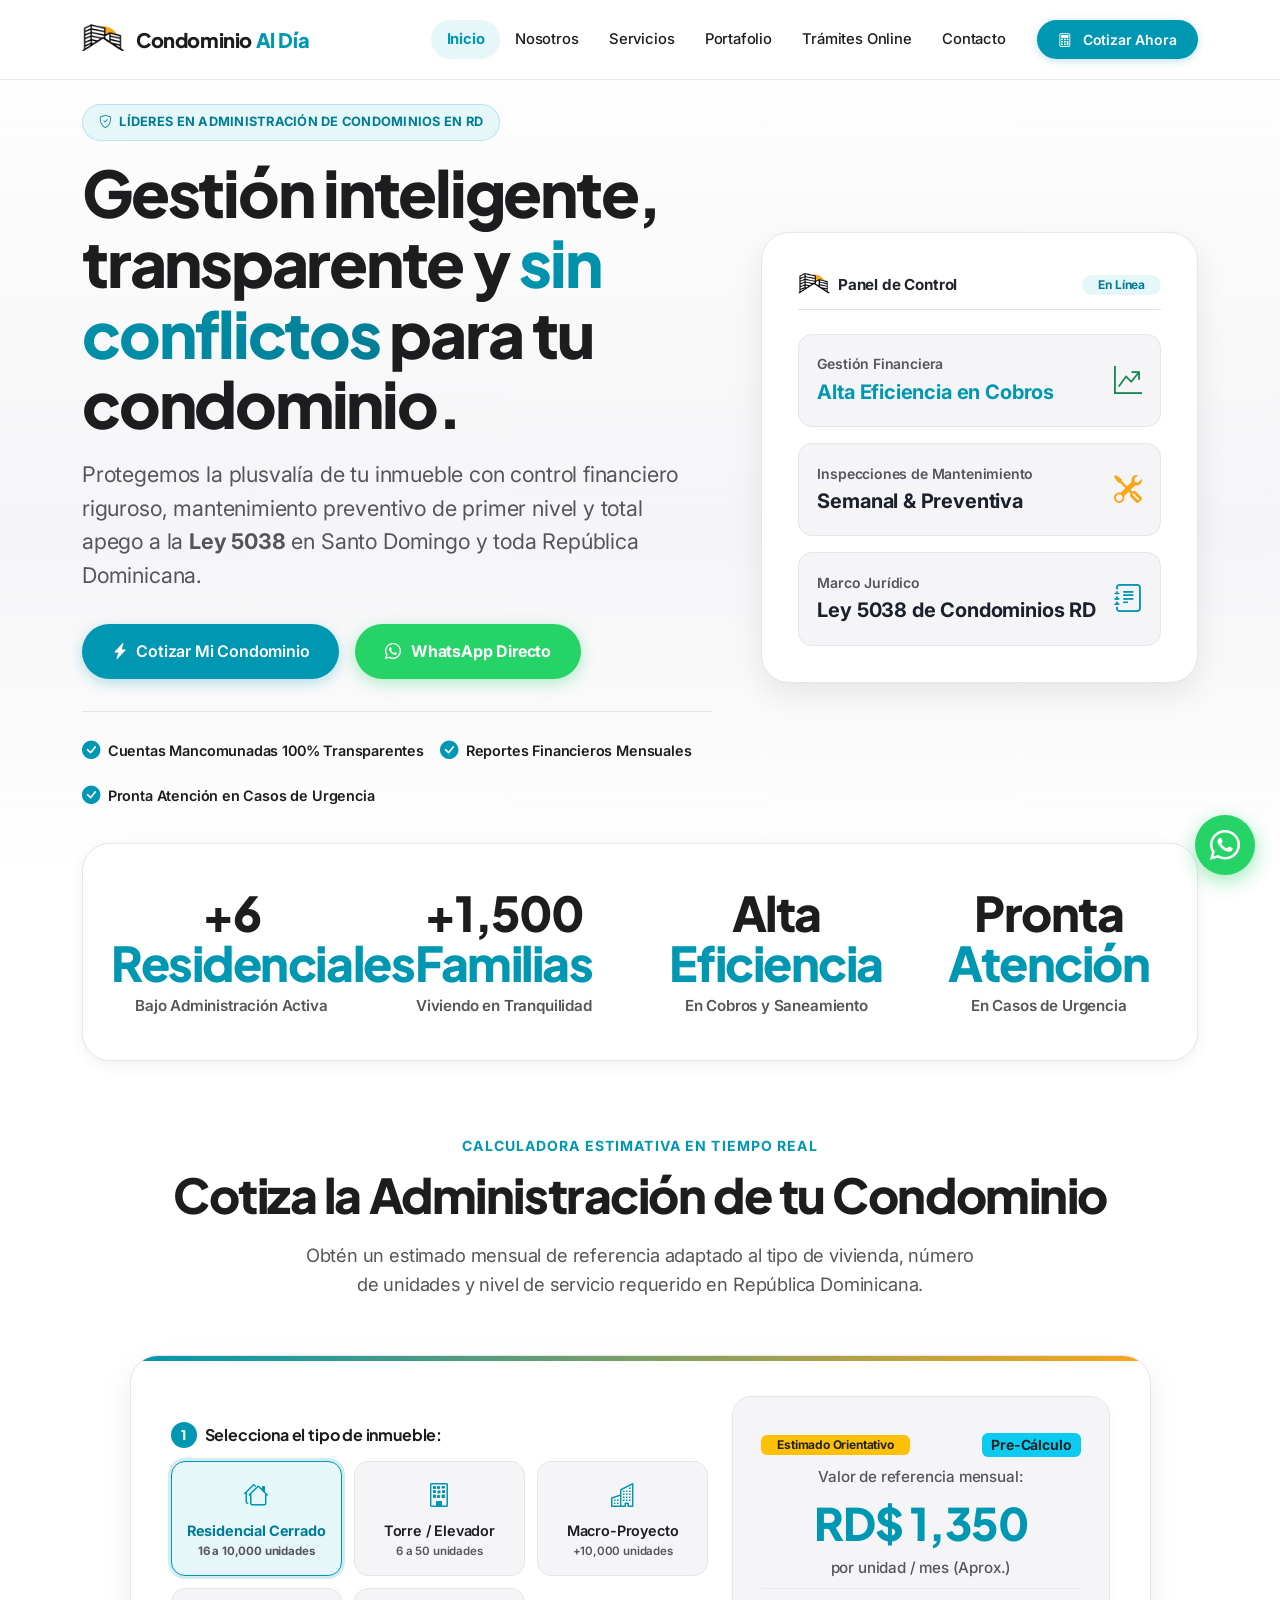
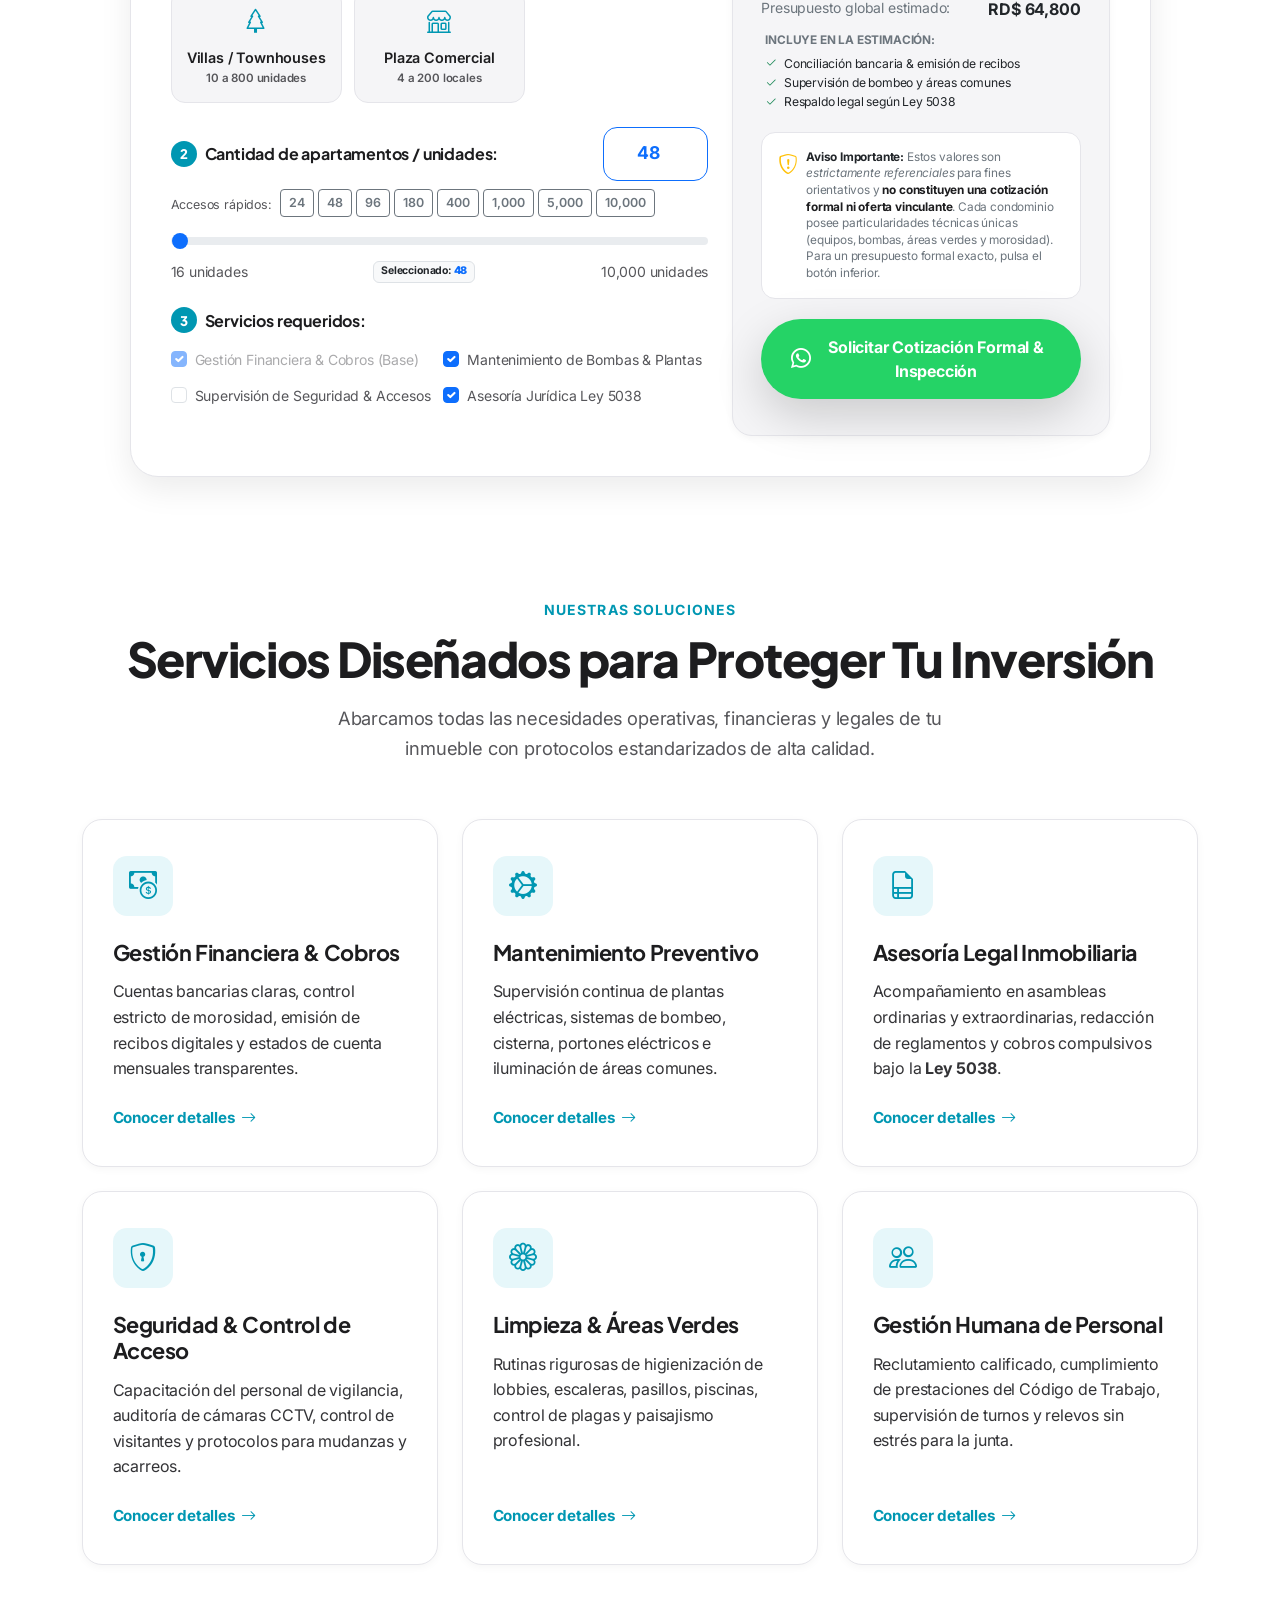
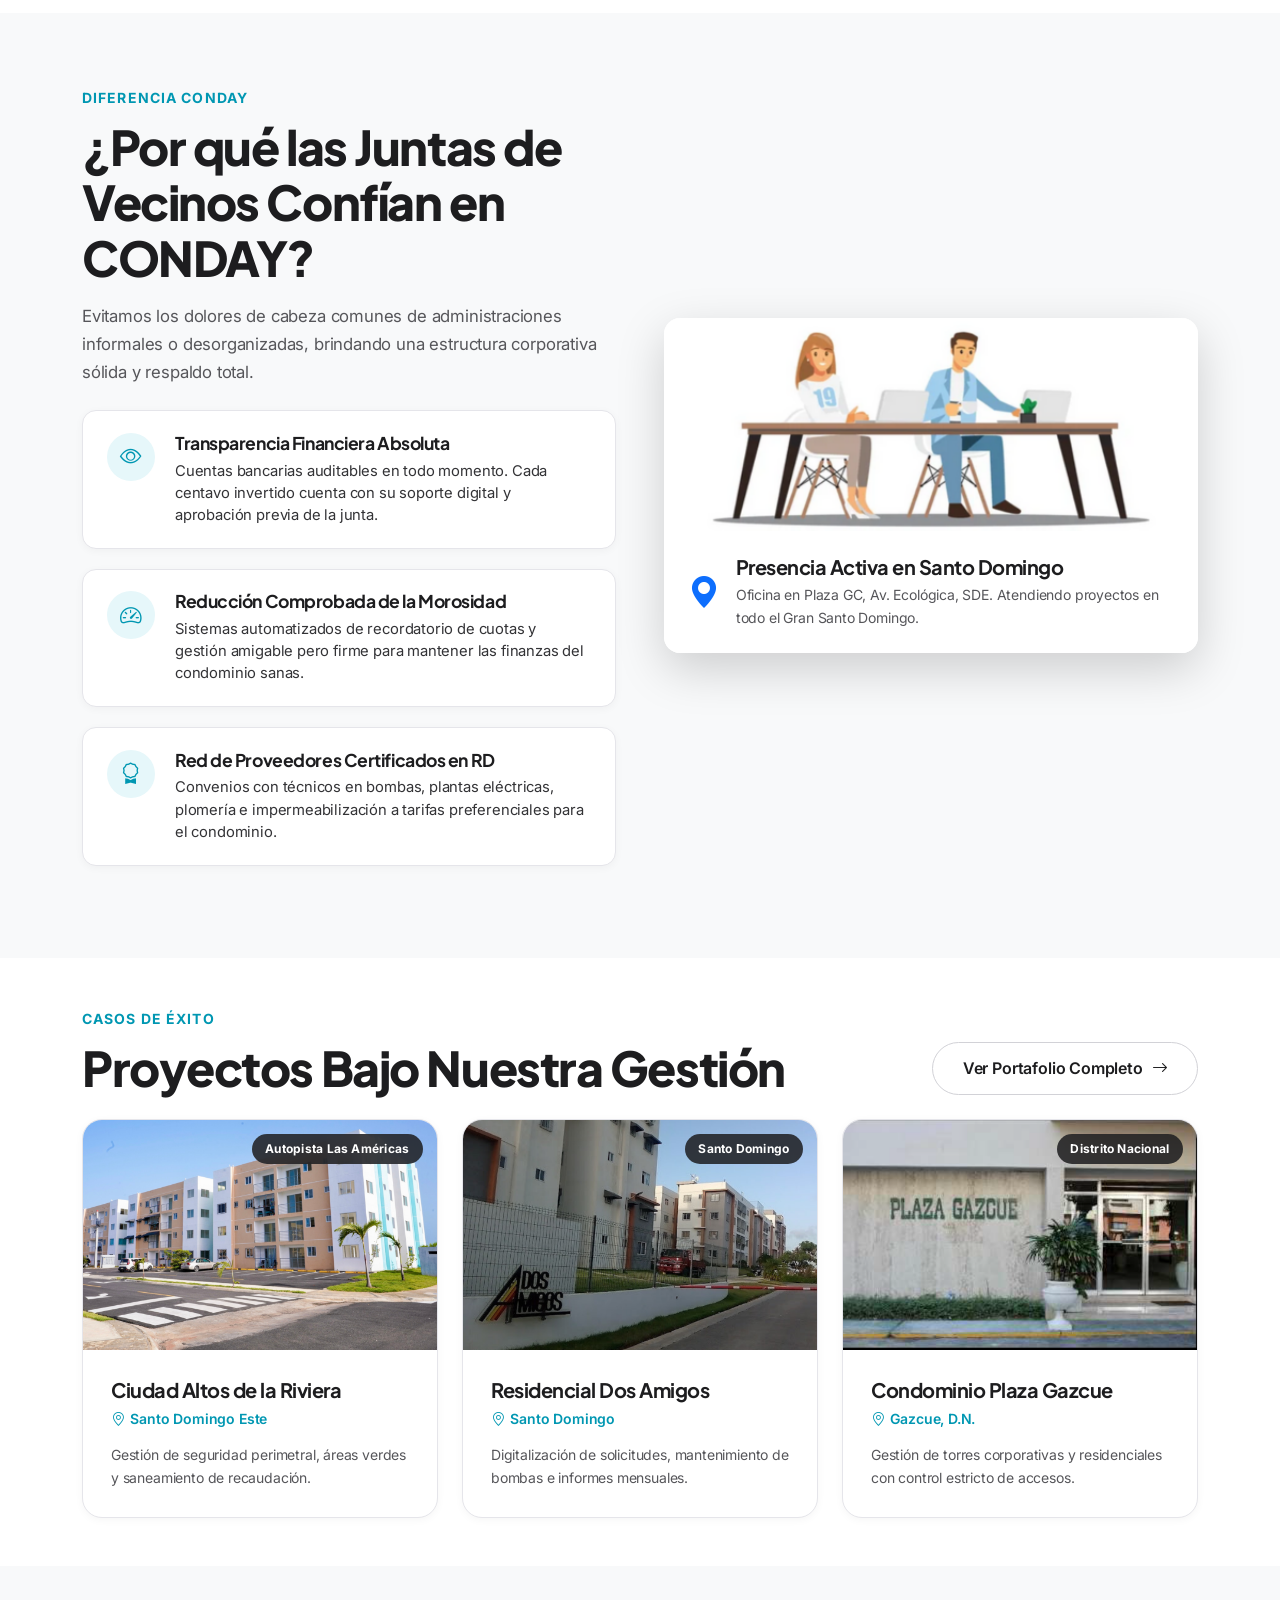
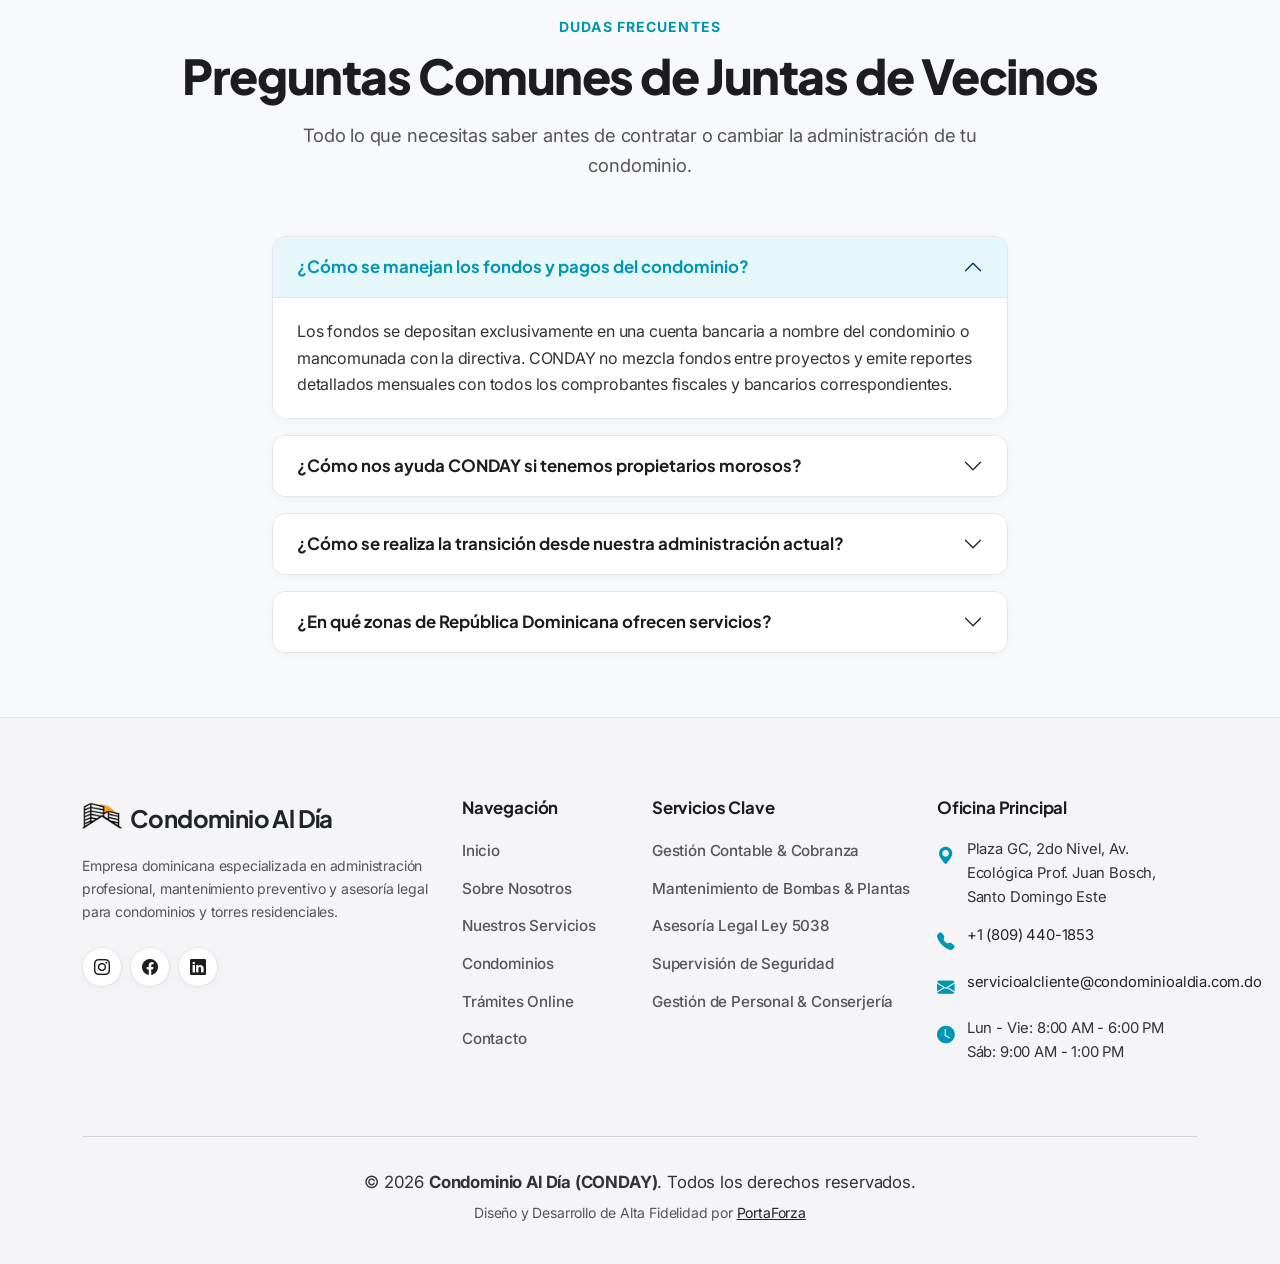
<file: public/index.html>
<!DOCTYPE html>
<html lang="es">

<head>
    <meta charset="UTF-8">
    <meta http-equiv="X-UA-Compatible" content="IE=edge">
    <meta name="viewport" content="width=device-width, initial-scale=1.0">
    
    <!-- SEO Meta Tags Primarios -->
    <title>CONDAY - Administración de Condominios y Propiedades en Santo Domingo, RD</title>
    <meta name="title" content="CONDAY - Administración de Condominios y Propiedades en Santo Domingo, RD">
    <meta name="description" content="Empresa líder en administración de condominios, torres y residenciales en Santo Domingo, República Dominicana. Transparencia financiera, mantenimiento preventivo y cumplimiento de la Ley 5038.">
    <meta name="robots" content="index, follow">
    <link rel="canonical" href="https://condominioaldia.com.do/">

    <!-- Geo Tags para SEO Local República Dominicana -->
    <meta name="geo.region" content="DO-01">
    <meta name="geo.placename" content="Santo Domingo">
    <meta name="geo.position" content="18.483719;-69.7604112">
    <meta name="ICBM" content="18.483719, -69.7604112">

    <!-- Open Graph / Facebook / WhatsApp -->
    <meta property="og:type" content="website">
    <meta property="og:url" content="https://condominioaldia.com.do/">
    <meta property="og:title" content="CONDAY - Administración Integral de Condominios en Santo Domingo">
    <meta property="og:description" content="Gestión transparente, mantenimiento de alta calidad, recaudación eficiente y asesoría legal bajo la Ley 5038 en República Dominicana.">
    <meta property="og:image" content="https://condominioaldia.com.do/imgs/Carrusel%201.png">
    <meta property="og:site_name" content="Condominio Al Día, CONDAY">
    <meta property="og:locale" content="es_DO">

    <!-- Twitter Cards -->
    <meta name="twitter:card" content="summary_large_image">
    <meta name="twitter:url" content="https://condominioaldia.com.do/">
    <meta name="twitter:title" content="CONDAY - Administración de Condominios en Santo Domingo">
    <meta name="twitter:description" content="Tranquilidad, transparencia y plusvalía para tu condominio o residencial en RD.">
    <meta name="twitter:image" content="https://condominioaldia.com.do/imgs/Carrusel%201.png">

    <!-- Favicon -->
    <link rel="icon" href="imgs/3-removebg-preview.png" type="image/png">
    <link rel="apple-touch-icon" href="imgs/3-removebg-preview.png">

    <!-- Bootstrap 5 CSS -->
    <link href="https://cdn.jsdelivr.net/npm/bootstrap@5.3.0/dist/css/bootstrap.min.css" rel="stylesheet">
    <link rel="stylesheet" href="https://cdn.jsdelivr.net/npm/bootstrap-icons@1.11.3/font/bootstrap-icons.min.css">

    <!-- Hoja de Estilo Principal CONDAY -->
    <link rel="stylesheet" href="css/styles.css?v=3.0">

    <!-- Schema.org JSON-LD para Google Rich Snippets & Local SEO -->
    <script type="application/ld+json">
    {
      "@context": "https://schema.org",
      "@graph": [
        {
          "@type": "LocalBusiness",
          "@id": "https://condominioaldia.com.do/#organization",
          "name": "Condominio Al Día - CONDAY",
          "url": "https://condominioaldia.com.do/",
          "logo": "https://condominioaldia.com.do/imgs/3-removebg-preview.png",
          "image": "https://condominioaldia.com.do/imgs/Carrusel%201.png",
          "description": "Empresa especializada en administración de condominios, torres residenciales y corporativas en Santo Domingo, República Dominicana.",
          "telephone": "+1-809-440-1853",
          "email": "servicioalcliente@condominioaldia.com.do",
          "priceRange": "$$",
          "address": {
            "@type": "PostalAddress",
            "streetAddress": "Plaza GC, Segundo Nivel, Av. Ecológica Prof. Juan Bosch",
            "addressLocality": "Santo Domingo Este",
            "addressRegion": "Santo Domingo",
            "postalCode": "11603",
            "addressCountry": "DO"
          },
          "geo": {
            "@type": "GeoCoordinates",
            "latitude": 18.483719,
            "longitude": -69.7604112
          }
        },
        {
          "@type": "FAQPage",
          "mainEntity": [
            {
              "@type": "Question",
              "name": "¿Cómo garantiza CONDAY la transparencia en el manejo del dinero del condominio?",
              "acceptedAnswer": {
                "@type": "Answer",
                "text": "Todos los fondos se manejan exclusivamente a través de cuentas bancarias mancomunadas a nombre del condominio. Emitimos estados financieros mensuales con comprobantes digitales de cada gasto e ingreso."
              }
            },
            {
              "@type": "Question",
              "name": "¿Cómo actúa CONDAY ante propietarios morosos bajo la ley dominicana?",
              "acceptedAnswer": {
                "@type": "Answer",
                "text": "Aplicamos protocolos estructurados de cobro preventivo, notificación amigable y, de ser necesario, ejecución legal según las facultades otorgadas por la Ley 5038 sobre Condominios en República Dominicana."
              }
            }
          ]
        }
      ]
    }
    </script>
</head>

<body>

    <!-- Navbar -->
    <nav class="navbar navbar-expand-lg navbar-light fixed-top navbar-custom">
        <div class="container">
            <a class="navbar-brand" href="index.html">
                <img src="imgs/3-removebg-preview.png" alt="CONDAY Logo" width="36" height="36">
                <span>Condominio <span class="brand-accent">Al Día</span></span>
            </a>

            <button class="navbar-toggler" type="button" data-bs-toggle="collapse" data-bs-target="#navbarNav"
                aria-controls="navbarNav" aria-expanded="false" aria-label="Abrir menú de navegación">
                <span class="navbar-toggler-icon"></span>
            </button>

            <div class="collapse navbar-collapse" id="navbarNav">
                <ul class="navbar-nav ms-auto align-items-lg-center">
                    <li class="nav-item"><a class="nav-link active" href="index.html">Inicio</a></li>
                    <li class="nav-item"><a class="nav-link" href="pags/nosotros.html">Nosotros</a></li>
                    <li class="nav-item"><a class="nav-link" href="pags/servicios.html">Servicios</a></li>
                    <li class="nav-item"><a class="nav-link" href="pags/portafolio.html">Portafolio</a></li>
                    <li class="nav-item"><a class="nav-link" href="pags/Solicitudes.html">Trámites Online</a></li>
                    <li class="nav-item"><a class="nav-link" href="pags/contacto.html">Contacto</a></li>
                    <li class="nav-item ms-lg-3 mt-2 mt-lg-0">
                        <a class="btn btn-nav-cta" href="#cotizador">
                            <i class="bi bi-calculator me-1"></i> Cotizar Ahora
                        </a>
                    </li>
                </ul>
            </div>
        </div>
    </nav>

    <!-- Hero Section -->
    <section class="hero-section">
        <div class="container">
            <div class="row align-items-center g-5">
                <div class="col-lg-7">
                    <div class="badge-tag badge-tag-teal mb-3">
                        <i class="bi bi-shield-check"></i> Líderes en Administración de Condominios en RD
                    </div>
                    <h1 class="hero-title">
                        Gestión inteligente, transparente y <span class="text-gradient">sin conflictos</span> para tu condominio.
                    </h1>
                    <p class="hero-subtitle">
                        Protegemos la plusvalía de tu inmueble con control financiero riguroso, mantenimiento preventivo de primer nivel y total apego a la <strong>Ley 5038</strong> en Santo Domingo y toda República Dominicana.
                    </p>

                    <div class="d-flex flex-wrap gap-3">
                        <a href="#cotizador" class="btn btn-teal-custom btn-lg">
                            <i class="bi bi-lightning-charge-fill"></i> Cotizar Mi Condominio
                        </a>
                        <a href="https://wa.me/18094401853?text=Hola%20CONDAY,%20deseo%20información%20sobre%20la%20administración%20de%20mi%20condominio" 
                           class="btn btn-whatsapp-hero btn-lg" target="_blank" rel="noopener">
                            <i class="bi bi-whatsapp"></i> WhatsApp Directo
                        </a>
                    </div>

                    <div class="hero-badges-list">
                        <div class="hero-badge-item">
                            <i class="bi bi-check-circle-fill"></i> Cuentas Mancomunadas 100% Transparentes
                        </div>
                        <div class="hero-badge-item">
                            <i class="bi bi-check-circle-fill"></i> Reportes Financieros Mensuales
                        </div>
                        <div class="hero-badge-item">
                            <i class="bi bi-check-circle-fill"></i> Pronta Atención en Casos de Urgencia
                        </div>
                    </div>
                </div>

                <div class="col-lg-5">
                    <div class="hero-visual-card">
                        <div class="d-flex align-items-center justify-content-between mb-4 pb-2 border-bottom">
                            <div class="d-flex align-items-center gap-2">
                                <img src="imgs/3-removebg-preview.png" alt="Logo CONDAY" height="32">
                                <span class="fw-bold text-dark" style="font-size: 0.95rem;">Panel de Control</span>
                            </div>
                            <span class="badge rounded-pill px-3 py-1" style="background-color: #E6F7FA; color: #007D94; font-weight: 700;">En Línea</span>
                        </div>

                        <div class="stat-pill">
                            <div class="d-flex justify-content-between align-items-center">
                                <div>
                                    <div class="text-muted small fw-semibold">Gestión Financiera</div>
                                    <div class="fw-bold fs-5" style="color: #0097B2;">Alta Eficiencia en Cobros</div>
                                </div>
                                <i class="bi bi-graph-up-arrow text-success fs-3"></i>
                            </div>
                        </div>

                        <div class="stat-pill">
                            <div class="d-flex justify-content-between align-items-center">
                                <div>
                                    <div class="text-muted small fw-semibold">Inspecciones de Mantenimiento</div>
                                    <div class="fw-bold fs-5" style="color: #1A202C;">Semanal & Preventiva</div>
                                </div>
                                <i class="bi bi-tools fs-3" style="color: #FAA61A;"></i>
                            </div>
                        </div>

                        <div class="stat-pill mb-0">
                            <div class="d-flex justify-content-between align-items-center">
                                <div>
                                    <div class="text-muted small fw-semibold">Marco Jurídico</div>
                                    <div class="fw-bold fs-5" style="color: #1A202C;">Ley 5038 de Condominios RD</div>
                                </div>
                                <i class="bi bi-journal-text fs-3" style="color: #0097B2;"></i>
                            </div>
                        </div>
                    </div>
                </div>
            </div>
        </div>
    </section>

    <!-- Trust & KPI Metrics Bar -->
    <div class="container">
        <div class="stats-bar-section">
            <div class="row g-4 align-items-center">
                <div class="col-6 col-lg-3 stat-item">
                    <div class="stat-number">+6 <span class="accent">Residenciales</span></div>
                    <p class="stat-label">Bajo Administración Activa</p>
                </div>
                <div class="col-6 col-lg-3 stat-item">
                    <div class="stat-number">+1,500 <span class="accent">Familias</span></div>
                    <p class="stat-label">Viviendo en Tranquilidad</p>
                </div>
                <div class="col-6 col-lg-3 stat-item">
                    <div class="stat-number">Alta <span class="accent">Eficiencia</span></div>
                    <p class="stat-label">En Cobros y Saneamiento</p>
                </div>
                <div class="col-6 col-lg-3 stat-item">
                    <div class="stat-number">Pronta <span class="accent">Atención</span></div>
                    <p class="stat-label">En Casos de Urgencia</p>
                </div>
            </div>
        </div>
    </div>

            <!-- Cotizador Inteligente Dinámico -->
    <section id="cotizador" class="py-5 my-4">
        <div class="container">
            <div class="section-header text-center">
                <span class="section-tag">Calculadora Estimativa en Tiempo Real</span>
                <h2 class="section-title">Cotiza la Administración de tu Condominio</h2>
                <p class="section-subtitle">
                    Obtén un estimado mensual de referencia adaptado al tipo de vivienda, número de unidades y nivel de servicio requerido en República Dominicana.
                </p>
            </div>

            <div class="row justify-content-center">
                <div class="col-lg-11">
                    <div class="calculator-card">
                        <div class="row g-4 align-items-center">
                            
                            <!-- Controles Interactivos -->
                            <div class="col-lg-7">
                                <!-- Paso 1: Tipo de Inmueble -->
                                <div class="calc-step-label">
                                    <span class="step-num">1</span> Selecciona el tipo de inmueble:
                                </div>
                                <div class="calc-radio-group" style="grid-template-columns: repeat(auto-fit, minmax(135px, 1fr));">
                                    
                                    <div class="calc-radio-btn">
                                        <input type="radio" name="propType" id="typeResidencial" value="residencial" checked>
                                        <label for="typeResidencial">
                                            <i class="bi bi-houses d-block fs-4 mb-1"></i>
                                            Residencial Cerrado
                                            <span class="d-block text-muted" style="font-size: 0.72rem;">16 a 10,000 unidades</span>
                                        </label>
                                    </div>

                                    <div class="calc-radio-btn">
                                        <input type="radio" name="propType" id="typeTorre" value="torre">
                                        <label for="typeTorre">
                                            <i class="bi bi-building d-block fs-4 mb-1"></i>
                                            Torre / Elevador
                                            <span class="d-block text-muted" style="font-size: 0.72rem;">6 a 50 unidades</span>
                                        </label>
                                    </div>

                                    <div class="calc-radio-btn">
                                        <input type="radio" name="propType" id="typeMacro" value="macro">
                                        <label for="typeMacro">
                                            <i class="bi bi-buildings d-block fs-4 mb-1"></i>
                                            Macro-Proyecto
                                            <span class="d-block text-muted" style="font-size: 0.72rem;">+10,000 unidades</span>
                                        </label>
                                    </div>

                                    <div class="calc-radio-btn">
                                        <input type="radio" name="propType" id="typeVillas" value="villas">
                                        <label for="typeVillas">
                                            <i class="bi bi-tree d-block fs-4 mb-1"></i>
                                            Villas / Townhouses
                                            <span class="d-block text-muted" style="font-size: 0.72rem;">10 a 800 unidades</span>
                                        </label>
                                    </div>

                                    <div class="calc-radio-btn">
                                        <input type="radio" name="propType" id="typeComercial" value="comercial">
                                        <label for="typeComercial">
                                            <i class="bi bi-shop d-block fs-4 mb-1"></i>
                                            Plaza Comercial
                                            <span class="d-block text-muted" style="font-size: 0.72rem;">4 a 200 locales</span>
                                        </label>
                                    </div>

                                </div>

                                <!-- Banner Especial para Macroproyectos -->
                                <div id="calcMacroBanner" class="alert alert-info py-2 px-3 small d-none mb-3" role="alert">
                                    <i class="bi bi-info-circle-fill me-1"></i> <strong>Gestión de Gran Escala:</strong> Para macro-complejos de más de 10,000 unidades aplicamos esquemas de oficina de campo in-situ y tarifas preferenciales por volumen masivo (mínimo RD$ 900/unidad).
                                </div>

                                <!-- Paso 2: Cantidad de Unidades con Slider, Input y Botones de Acceso Rápido -->
                                <div class="d-flex justify-content-between align-items-center mb-2">
                                    <div class="calc-step-label mb-0">
                                        <span class="step-num">2</span> Cantidad de apartamentos / unidades:
                                    </div>
                                    <div class="d-flex align-items-center gap-2">
                                        <input type="number" id="calcUnitsNumber" class="form-control form-control-sm text-center fw-bold text-primary" style="width: 105px; font-size: 1.1rem; border-color: var(--primary-500);" value="48">
                                    </div>
                                </div>

                                <!-- Botones de Selección Rápida (Presets) -->
                                <div class="d-flex align-items-center flex-wrap gap-1 mb-2">
                                    <span class="small text-muted me-1" style="font-size: 0.78rem;">Accesos rápidos:</span>
                                    <div id="calcPresetPills" class="d-inline-flex flex-wrap"></div>
                                </div>

                                <div class="mb-4">
                                    <input type="range" class="form-range" id="calcUnits" min="16" max="10000" step="2" value="48">
                                    <div class="d-flex justify-content-between text-muted small">
                                        <span id="calcRangeMin">16 unidades</span>
                                        <span class="badge bg-light text-dark border">Seleccionado: <strong id="calcUnitsVal" class="text-primary">48</strong></span>
                                        <span id="calcRangeMax">10,000 unidades</span>
                                    </div>
                                </div>

                                <!-- Paso 3: Servicios Prioritarios -->
                                <div class="calc-step-label">
                                    <span class="step-num">3</span> Servicios requeridos:
                                </div>
                                <div class="row g-2">
                                    <div class="col-sm-6">
                                        <div class="form-check">
                                            <input class="form-check-input calc-service-check" type="checkbox" id="srvFinanzas" data-add="0.0" data-service-name="Gestión Contable" checked disabled>
                                            <label class="form-check-label small" for="srvFinanzas">Gestión Financiera & Cobros (Base)</label>
                                        </div>
                                    </div>
                                    <div class="col-sm-6">
                                        <div class="form-check">
                                            <input class="form-check-input calc-service-check" type="checkbox" id="srvMantenimiento" data-add="0.15" data-service-name="Mantenimiento y Bombas" checked>
                                            <label class="form-check-label small" for="srvMantenimiento">Mantenimiento de Bombas & Plantas</label>
                                        </div>
                                    </div>
                                    <div class="col-sm-6">
                                        <div class="form-check">
                                            <input class="form-check-input calc-service-check" type="checkbox" id="srvSeguridad" data-add="0.20" data-service-name="Supervisión de Seguridad">
                                            <label class="form-check-label small" for="srvSeguridad">Supervisión de Seguridad & Accesos</label>
                                        </div>
                                    </div>
                                    <div class="col-sm-6">
                                        <div class="form-check">
                                            <input class="form-check-input calc-service-check" type="checkbox" id="srvLegal" data-add="0.10" data-service-name="Asesoría Legal Ley 5038" checked>
                                            <label class="form-check-label small" for="srvLegal">Asesoría Jurídica Ley 5038</label>
                                        </div>
                                    </div>
                                </div>
                            </div>

                            <!-- Tarjeta de Resultado Estimado y Disclaimer -->
                            <div class="col-lg-5">
                                <div class="calc-result-box">
                                    <div class="d-flex justify-content-between align-items-center mb-2">
                                        <span class="badge bg-warning text-dark px-3 py-1 fw-bold">Estimado Orientativo</span>
                                        <span class="badge bg-info text-dark small">Pre-Cálculo</span>
                                    </div>
                                    
                                    <div class="price-sub">Valor de referencia mensual:</div>
                                    <div class="price-tag" id="calcResultPerUnit">RD$ 1,200</div>
                                    <div class="price-sub mb-2">por unidad / mes (Aprox.)</div>

                                    <div class="border-top border-light-subtle pt-2 mt-2">
                                        <div class="d-flex justify-content-between small text-secondary mb-2">
                                            <span>Presupuesto global estimado:</span>
                                            <strong class="text-dark fw-bold fs-6" id="calcResultTotal">RD$ 57,600</strong>
                                        </div>
                                    </div>

                                    <!-- Qué incluye el estimado -->
                                    <div class="text-start mb-2 px-1">
                                        <div class="text-secondary small mb-1 fw-bold" style="font-size: 0.74rem;">INCLUYE EN LA ESTIMACIÓN:</div>
                                        <div class="small text-body" style="font-size: 0.76rem;">
                                            <i class="bi bi-check2 text-success me-1"></i> Conciliación bancaria & emisión de recibos<br>
                                            <i class="bi bi-check2 text-success me-1"></i> Supervisión de bombeo y áreas comunes<br>
                                            <i class="bi bi-check2 text-success me-1"></i> Respaldo legal según Ley 5038
                                        </div>
                                    </div>

                                    <!-- Disclaimer / Aviso Legal Explicito -->
                                    <div class="calc-disclaimer-box">
                                        <div class="d-flex gap-2">
                                            <i class="bi bi-shield-exclamation text-warning flex-shrink-0 fs-5"></i>
                                            <p class="text-secondary mb-0" style="font-size: 0.74rem; line-height: 1.4;">
                                                <strong class="text-dark">Aviso Importante:</strong> Estos valores son <em>estrictamente referenciales</em> para fines orientativos y <strong>no constituyen una cotización formal ni oferta vinculante</strong>. Cada condominio posee particularidades técnicas únicas (equipos, bombas, áreas verdes y morosidad). Para un presupuesto formal exacto, pulsa el botón inferior.
                                            </p>
                                        </div>
                                    </div>

                                    <!-- Botón de Llamado a la Acción -->
                                    <a id="btnSendWhatsAppQuote" href="#" target="_blank" rel="noopener" class="btn btn-whatsapp-hero w-100 py-3 shadow-lg">
                                        <i class="bi bi-whatsapp fs-5"></i> Solicitar Cotización Formal & Inspección
                                    </a>
                                </div>
                            </div>

                        </div>
                    </div>
                </div>
            </div>
        </div>
    </section>

    <!-- Servicios Integrales -->
    <section id="servicios" class="py-5 bg-white">
        <div class="container">
            <div class="section-header text-center">
                <span class="section-tag">Nuestras Soluciones</span>
                <h2 class="section-title">Servicios Diseñados para Proteger Tu Inversión</h2>
                <p class="section-subtitle">
                    Abarcamos todas las necesidades operativas, financieras y legales de tu inmueble con protocolos estandarizados de alta calidad.
                </p>
            </div>

            <div class="row g-4">
                <div class="col-md-6 col-lg-4">
                    <div class="service-feature-card">
                        <div class="service-icon-wrapper"><i class="bi bi-cash-coin"></i></div>
                        <h3 class="service-card-title">Gestión Financiera & Cobros</h3>
                        <p class="service-card-desc">
                            Cuentas bancarias claras, control estricto de morosidad, emisión de recibos digitales y estados de cuenta mensuales transparentes.
                        </p>
                        <a href="pags/servicios.html" class="service-card-link">Conocer detalles <i class="bi bi-arrow-right"></i></a>
                    </div>
                </div>

                <div class="col-md-6 col-lg-4">
                    <div class="service-feature-card">
                        <div class="service-icon-wrapper"><i class="bi bi-gear-wide-connected"></i></div>
                        <h3 class="service-card-title">Mantenimiento Preventivo</h3>
                        <p class="service-card-desc">
                            Supervisión continua de plantas eléctricas, sistemas de bombeo, cisterna, portones eléctricos e iluminación de áreas comunes.
                        </p>
                        <a href="pags/servicios.html" class="service-card-link">Conocer detalles <i class="bi bi-arrow-right"></i></a>
                    </div>
                </div>

                <div class="col-md-6 col-lg-4">
                    <div class="service-feature-card">
                        <div class="service-icon-wrapper"><i class="bi bi-file-earmark-ruled"></i></div>
                        <h3 class="service-card-title">Asesoría Legal Inmobiliaria</h3>
                        <p class="service-card-desc">
                            Acompañamiento en asambleas ordinarias y extraordinarias, redacción de reglamentos y cobros compulsivos bajo la <strong>Ley 5038</strong>.
                        </p>
                        <a href="pags/servicios.html" class="service-card-link">Conocer detalles <i class="bi bi-arrow-right"></i></a>
                    </div>
                </div>

                <div class="col-md-6 col-lg-4">
                    <div class="service-feature-card">
                        <div class="service-icon-wrapper"><i class="bi bi-shield-lock"></i></div>
                        <h3 class="service-card-title">Seguridad & Control de Acceso</h3>
                        <p class="service-card-desc">
                            Capacitación del personal de vigilancia, auditoría de cámaras CCTV, control de visitantes y protocolos para mudanzas y acarreos.
                        </p>
                        <a href="pags/servicios.html" class="service-card-link">Conocer detalles <i class="bi bi-arrow-right"></i></a>
                    </div>
                </div>

                <div class="col-md-6 col-lg-4">
                    <div class="service-feature-card">
                        <div class="service-icon-wrapper"><i class="bi bi-flower1"></i></div>
                        <h3 class="service-card-title">Limpieza & Áreas Verdes</h3>
                        <p class="service-card-desc">
                            Rutinas rigurosas de higienización de lobbies, escaleras, pasillos, piscinas, control de plagas y paisajismo profesional.
                        </p>
                        <a href="pags/servicios.html" class="service-card-link">Conocer detalles <i class="bi bi-arrow-right"></i></a>
                    </div>
                </div>

                <div class="col-md-6 col-lg-4">
                    <div class="service-feature-card">
                        <div class="service-icon-wrapper"><i class="bi bi-people"></i></div>
                        <h3 class="service-card-title">Gestión Humana de Personal</h3>
                        <p class="service-card-desc">
                            Reclutamiento calificado, cumplimiento de prestaciones del Código de Trabajo, supervisión de turnos y relevos sin estrés para la junta.
                        </p>
                        <a href="pags/servicios.html" class="service-card-link">Conocer detalles <i class="bi bi-arrow-right"></i></a>
                    </div>
                </div>
            </div>
        </div>
    </section>

    <!-- Diferenciadores Why Conday -->
    <section class="py-5 bg-light">
        <div class="container py-4">
            <div class="row align-items-center g-5">
                <div class="col-lg-6">
                    <span class="section-tag">Diferencia CONDAY</span>
                    <h2 class="section-title">¿Por qué las Juntas de Vecinos Confían en CONDAY?</h2>
                    <p class="text-muted mb-4">
                        Evitamos los dolores de cabeza comunes de administraciones informales o desorganizadas, brindando una estructura corporativa sólida y respaldo total.
                    </p>

                    <div class="feature-box">
                        <div class="feature-box-icon"><i class="bi bi-eye"></i></div>
                        <div class="feature-box-content">
                            <h4>Transparencia Financiera Absoluta</h4>
                            <p>Cuentas bancarias auditables en todo momento. Cada centavo invertido cuenta con su soporte digital y aprobación previa de la junta.</p>
                        </div>
                    </div>

                    <div class="feature-box">
                        <div class="feature-box-icon"><i class="bi bi-speedometer2"></i></div>
                        <div class="feature-box-content">
                            <h4>Reducción Comprobada de la Morosidad</h4>
                            <p>Sistemas automatizados de recordatorio de cuotas y gestión amigable pero firme para mantener las finanzas del condominio sanas.</p>
                        </div>
                    </div>

                    <div class="feature-box">
                        <div class="feature-box-icon"><i class="bi bi-award"></i></div>
                        <div class="feature-box-content">
                            <h4>Red de Proveedores Certificados en RD</h4>
                            <p>Convenios con técnicos en bombas, plantas eléctricas, plomería e impermeabilización a tarifas preferenciales para el condominio.</p>
                        </div>
                    </div>
                </div>

                <div class="col-lg-6">
                    <div class="card border-0 shadow-lg rounded-4 overflow-hidden">
                        <img src="imgs/Pag CONDAY Nosotros.png" alt="Equipo CONDAY" class="img-fluid">
                        <div class="card-body p-4 bg-white">
                            <div class="d-flex align-items-center gap-3">
                                <i class="bi bi-geo-alt-fill text-primary fs-2"></i>
                                <div>
                                    <h5 class="mb-1 fw-bold">Presencia Activa en Santo Domingo</h5>
                                    <p class="text-muted small mb-0">Oficina en Plaza GC, Av. Ecológica, SDE. Atendiendo proyectos en todo el Gran Santo Domingo.</p>
                                </div>
                            </div>
                        </div>
                    </div>
                </div>
            </div>
        </div>
    </section>

    <!-- Portafolio Destacado -->
    <section class="py-5 bg-white">
        <div class="container">
            <div class="d-flex flex-wrap justify-content-between align-items-end mb-4">
                <div>
                    <span class="section-tag">Casos de Éxito</span>
                    <h2 class="section-title mb-0">Proyectos Bajo Nuestra Gestión</h2>
                </div>
                <a href="pags/portafolio.html" class="btn btn-outline-custom mt-3 mt-md-0">
                    Ver Portafolio Completo <i class="bi bi-arrow-right"></i>
                </a>
            </div>

            <div class="row g-4">
                <div class="col-md-4">
                    <div class="portfolio-card">
                        <div class="portfolio-img-container">
                            <img src="imgs/Altos de las Riviera.png" alt="Ciudad Altos de la Riviera">
                            <span class="portfolio-badge">Autopista Las Américas</span>
                        </div>
                        <div class="portfolio-body">
                            <h4 class="portfolio-title">Ciudad Altos de la Riviera</h4>
                            <div class="portfolio-location"><i class="bi bi-geo-alt"></i> Santo Domingo Este</div>
                            <p class="text-muted small mb-0">Gestión de seguridad perimetral, áreas verdes y saneamiento de recaudación.</p>
                        </div>
                    </div>
                </div>

                <div class="col-md-4">
                    <div class="portfolio-card">
                        <div class="portfolio-img-container">
                            <img src="imgs/Residencial Dos Amigos.png" alt="Residencial Dos Amigos">
                            <span class="portfolio-badge">Santo Domingo</span>
                        </div>
                        <div class="portfolio-body">
                            <h4 class="portfolio-title">Residencial Dos Amigos</h4>
                            <div class="portfolio-location"><i class="bi bi-geo-alt"></i> Santo Domingo</div>
                            <p class="text-muted small mb-0">Digitalización de solicitudes, mantenimiento de bombas e informes mensuales.</p>
                        </div>
                    </div>
                </div>

                <div class="col-md-4">
                    <div class="portfolio-card">
                        <div class="portfolio-img-container">
                            <img src="imgs/Condominio Plaza Gazcue.png" alt="Condominio Plaza Gazcue">
                            <span class="portfolio-badge">Distrito Nacional</span>
                        </div>
                        <div class="portfolio-body">
                            <h4 class="portfolio-title">Condominio Plaza Gazcue</h4>
                            <div class="portfolio-location"><i class="bi bi-geo-alt"></i> Gazcue, D.N.</div>
                            <p class="text-muted small mb-0">Gestión de torres corporativas y residenciales con control estricto de accesos.</p>
                        </div>
                    </div>
                </div>
            </div>
        </div>
    </section>

    <!-- FAQ Accordion -->
    <section class="py-5 bg-light">
        <div class="container">
            <div class="section-header text-center">
                <span class="section-tag">Dudas Frecuentes</span>
                <h2 class="section-title">Preguntas Comunes de Juntas de Vecinos</h2>
                <p class="section-subtitle">Todo lo que necesitas saber antes de contratar o cambiar la administración de tu condominio.</p>
            </div>

            <div class="row justify-content-center">
                <div class="col-lg-8">
                    <div class="accordion accordion-conday" id="faqAccordion">
                        <div class="accordion-item">
                            <h3 class="accordion-header" id="faqHeading1">
                                <button class="accordion-button" type="button" data-bs-toggle="collapse" data-bs-target="#faqCollapse1" aria-expanded="true" aria-controls="faqCollapse1">
                                    ¿Cómo se manejan los fondos y pagos del condominio?
                                </button>
                            </h3>
                            <div id="faqCollapse1" class="accordion-collapse collapse show" aria-labelledby="faqHeading1" data-bs-parent="#faqAccordion">
                                <div class="accordion-body">
                                    Los fondos se depositan exclusivamente en una cuenta bancaria a nombre del condominio o mancomunada con la directiva. CONDAY no mezcla fondos entre proyectos y emite reportes detallados mensuales con todos los comprobantes fiscales y bancarios correspondientes.
                                </div>
                            </div>
                        </div>

                        <div class="accordion-item">
                            <h3 class="accordion-header" id="faqHeading2">
                                <button class="accordion-button collapsed" type="button" data-bs-toggle="collapse" data-bs-target="#faqCollapse2" aria-expanded="false" aria-controls="faqCollapse2">
                                    ¿Cómo nos ayuda CONDAY si tenemos propietarios morosos?
                                </button>
                            </h3>
                            <div id="faqCollapse2" class="accordion-collapse collapse" aria-labelledby="faqHeading2" data-bs-parent="#faqAccordion">
                                <div class="accordion-body">
                                    Establecemos un calendario estructurado de avisos de cobro y facilidades de pago. En caso de mora prolongada, nuestro departamento legal actúa aplicando los procedimientos establecidos en la <strong>Ley 5038 sobre Régimen de Condominio</strong>, protegiendo los derechos de la comunidad.
                                </div>
                            </div>
                        </div>

                        <div class="accordion-item">
                            <h3 class="accordion-header" id="faqHeading3">
                                <button class="accordion-button collapsed" type="button" data-bs-toggle="collapse" data-bs-target="#faqCollapse3" aria-expanded="false" aria-controls="faqCollapse3">
                                    ¿Cómo se realiza la transición desde nuestra administración actual?
                                </button>
                            </h3>
                            <div id="faqCollapse3" class="accordion-collapse collapse" aria-labelledby="faqHeading3" data-bs-parent="#faqAccordion">
                                <div class="accordion-body">
                                    Nos encargamos de todo el proceso de empalme sin interrumpir la operación: levantamiento de inventario de equipos (bombas, planta, portones), auditoría de cuentas por cobrar y por pagar, revisión de contratos de suplidores y presentación formal ante los propietarios en asamblea.
                                </div>
                            </div>
                        </div>

                        <div class="accordion-item">
                            <h3 class="accordion-header" id="faqHeading4">
                                <button class="accordion-button collapsed" type="button" data-bs-toggle="collapse" data-bs-target="#faqCollapse4" aria-expanded="false" aria-controls="faqCollapse4">
                                    ¿En qué zonas de República Dominicana ofrecen servicios?
                                </button>
                            </h3>
                            <div id="faqCollapse4" class="accordion-collapse collapse" aria-labelledby="faqHeading4" data-bs-parent="#faqAccordion">
                                <div class="accordion-body">
                                    Tenemos cobertura activa en todo el Gran Santo Domingo: Santo Domingo Este (Av. Ecológica, San Isidro, Las Américas, Ensanche Ozama), Distrito Nacional (Piantini, Naco, Gazcue, Bella Vista), Santo Domingo Norte y proyectos seleccionados en el interior.
                                </div>
                            </div>
                        </div>
                    </div>
                </div>
            </div>
        </div>
    </section>

    <!-- Footer -->
    <footer class="footer-corporate">
        <div class="container">
            <div class="row g-4 justify-content-between">
                <div class="col-lg-4 col-md-6">
                    <div class="d-flex align-items-center gap-2 mb-3">
                        <img src="imgs/3-removebg-preview.png" alt="CONDAY Logo" width="40">
                        <h4 class="text-dark mb-0 fw-bold">Condominio Al Día</h4>
                    </div>
                    <p class="text-muted small mb-4">
                        Empresa dominicana especializada en administración profesional, mantenimiento preventivo y asesoría legal para condominios y torres residenciales.
                    </p>
                    <div class="d-flex">
                        <a href="https://instagram.com" target="_blank" rel="noopener" class="social-icon-btn" aria-label="Instagram"><i class="bi bi-instagram"></i></a>
                        <a href="https://facebook.com" target="_blank" rel="noopener" class="social-icon-btn" aria-label="Facebook"><i class="bi bi-facebook"></i></a>
                        <a href="https://linkedin.com" target="_blank" rel="noopener" class="social-icon-btn" aria-label="LinkedIn"><i class="bi bi-linkedin"></i></a>
                    </div>
                </div>

                <div class="col-lg-2 col-md-6">
                    <h5 class="footer-heading">Navegación</h5>
                    <ul class="footer-links">
                        <li><a href="index.html">Inicio</a></li>
                        <li><a href="pags/nosotros.html">Sobre Nosotros</a></li>
                        <li><a href="pags/servicios.html">Nuestros Servicios</a></li>
                        <li><a href="pags/portafolio.html">Condominios</a></li>
                        <li><a href="pags/Solicitudes.html">Trámites Online</a></li>
                        <li><a href="pags/contacto.html">Contacto</a></li>
                    </ul>
                </div>

                <div class="col-lg-3 col-md-6">
                    <h5 class="footer-heading">Servicios Clave</h5>
                    <ul class="footer-links">
                        <li><a href="pags/servicios.html">Gestión Contable & Cobranza</a></li>
                        <li><a href="pags/servicios.html">Mantenimiento de Bombas & Plantas</a></li>
                        <li><a href="pags/servicios.html">Asesoría Legal Ley 5038</a></li>
                        <li><a href="pags/servicios.html">Supervisión de Seguridad</a></li>
                        <li><a href="pags/servicios.html">Gestión de Personal & Conserjería</a></li>
                    </ul>
                </div>

                <div class="col-lg-3 col-md-6">
                    <h5 class="footer-heading">Oficina Principal</h5>
                    <div class="footer-contact-item">
                        <i class="bi bi-geo-alt-fill"></i>
                        <span>Plaza GC, 2do Nivel, Av. Ecológica Prof. Juan Bosch, Santo Domingo Este</span>
                    </div>
                    <div class="footer-contact-item">
                        <i class="bi bi-telephone-fill"></i>
                        <a href="tel:+18094401853" class="text-dark">+1 (809) 440-1853</a>
                    </div>
                    <div class="footer-contact-item">
                        <i class="bi bi-envelope-fill"></i>
                        <a href="mailto:servicioalcliente@condominioaldia.com.do" class="text-dark">servicioalcliente@condominioaldia.com.do</a>
                    </div>
                    <div class="footer-contact-item">
                        <i class="bi bi-clock-fill"></i>
                        <span>Lun - Vie: 8:00 AM - 6:00 PM<br>Sáb: 9:00 AM - 1:00 PM</span>
                    </div>
                </div>
            </div>

            <div class="footer-bottom text-center">
                <p class="mb-1">
                    &copy; 2026 <strong>Condominio Al Día (CONDAY)</strong>. Todos los derechos reservados.
                </p>
                <p class="text-muted small mb-0">
                    Diseño y Desarrollo de Alta Fidelidad por <a href="https://portaforza.com/" target="_blank" rel="noopener" class="text-dark text-decoration-underline">PortaForza</a>
                </p>
            </div>
        </div>
    </footer>

    <!-- WhatsApp Floating Button -->
    <a href="https://wa.me/18094401853?text=Hola%20CONDAY,%20deseo%20más%20información%20sobre%20sus%20servicios" 
       class="whatsapp-float" target="_blank" rel="noopener" aria-label="Hablar por WhatsApp con un Asesor">
        <i class="bi bi-whatsapp"></i>
    </a>

    <!-- Back to Top Button -->
    <button id="btnTop" title="Volver al inicio" aria-label="Volver arriba">
        <i class="bi bi-chevron-up fs-5"></i>
    </button>

    <!-- Bootstrap 5 Bundle JS -->
    <script src="https://cdn.jsdelivr.net/npm/bootstrap@5.3.0/dist/js/bootstrap.bundle.min.js"></script>
    <script src="js/scripts.js?v=3.0"></script>
</body>
</html>
</file>
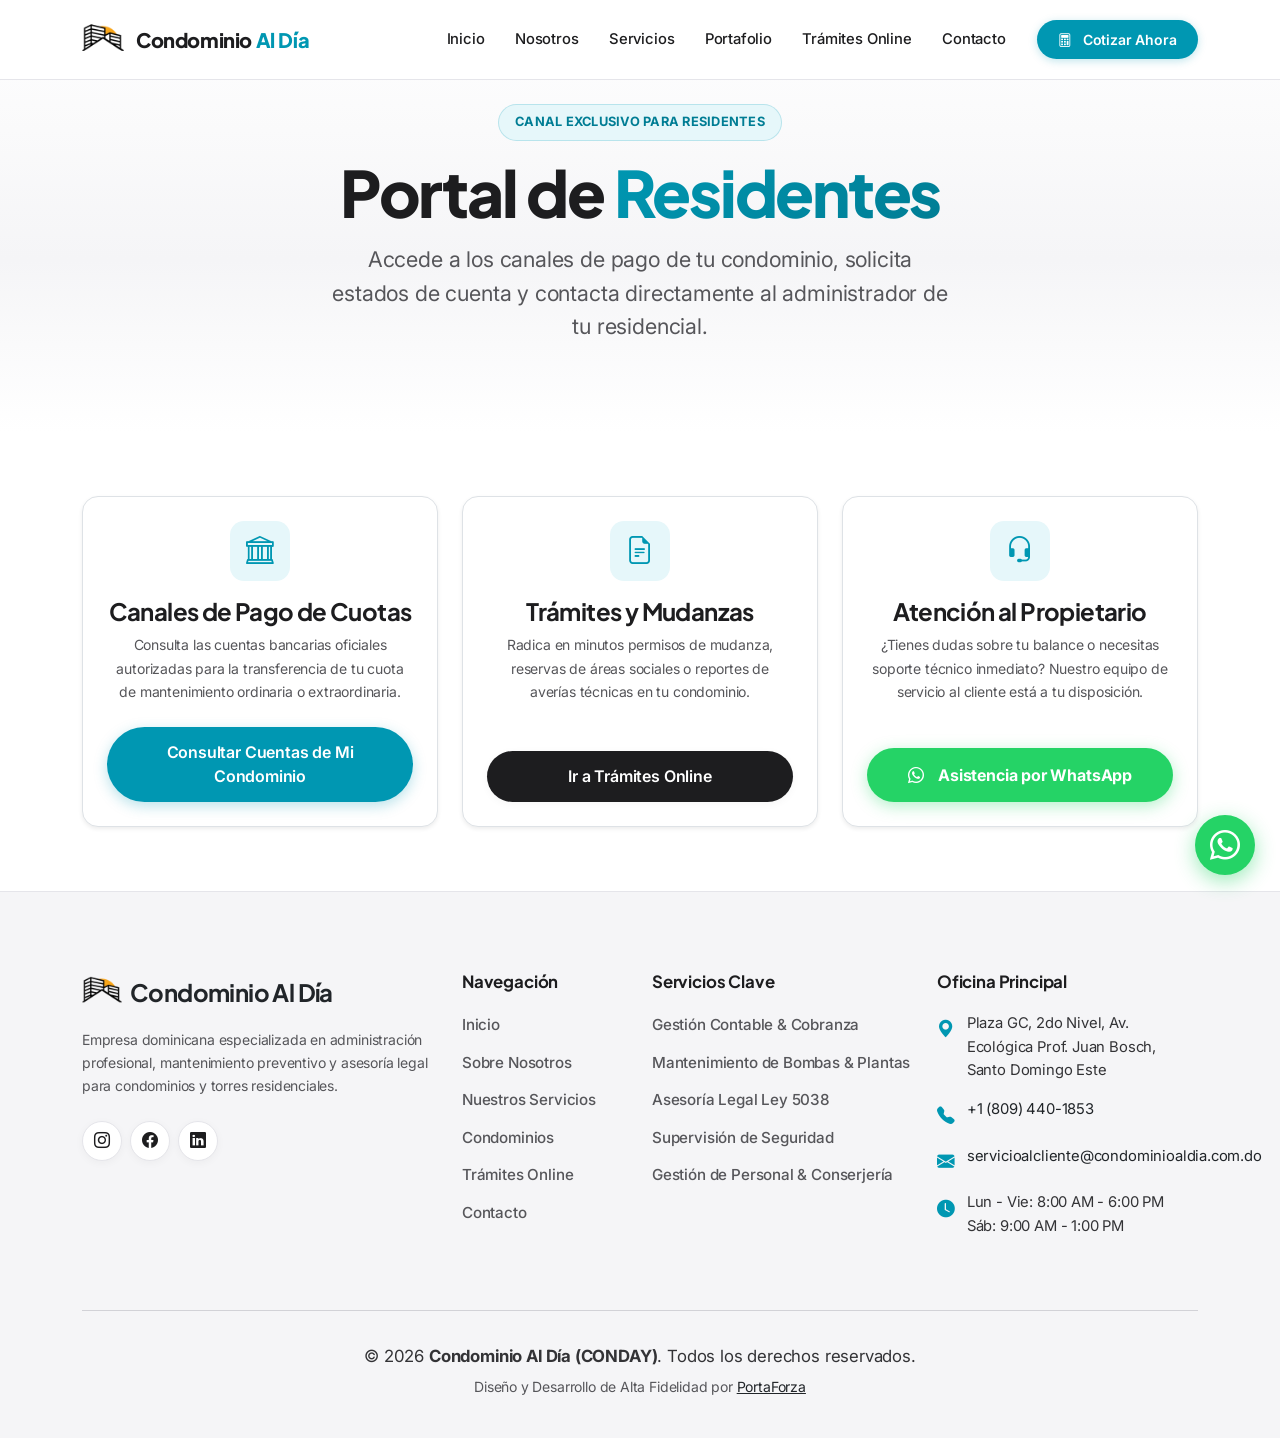
<file: public/pags/cliente.html>
<!DOCTYPE html>
<html lang="es">

<head>
    <meta charset="UTF-8">
    <meta http-equiv="X-UA-Compatible" content="IE=edge">
    <meta name="viewport" content="width=device-width, initial-scale=1.0">
    
    <title>Portal de Residentes y Clientes | CONDAY RD</title>
    <meta name="description" content="Centro de acceso y soporte para propietarios y residentes de condominios administrados por Condominio Al Día (CONDAY).">
    <link rel="canonical" href="https://condominioaldia.com.do/pags/cliente.html">

    <link rel="icon" href="../imgs/3-removebg-preview.png" type="image/png">
    <link href="https://cdn.jsdelivr.net/npm/bootstrap@5.3.0/dist/css/bootstrap.min.css" rel="stylesheet">
    <link rel="stylesheet" href="https://cdn.jsdelivr.net/npm/bootstrap-icons@1.11.3/font/bootstrap-icons.min.css">
    <link rel="stylesheet" href="../css/styles.css?v=3.0">
</head>

<body>

    <!-- Navbar -->
    <nav class="navbar navbar-expand-lg navbar-light fixed-top navbar-custom">
        <div class="container">
            <a class="navbar-brand" href="../index.html">
                <img src="../imgs/3-removebg-preview.png" alt="CONDAY Logo" width="36" height="36">
                <span>Condominio <span class="brand-accent">Al Día</span></span>
            </a>

            <button class="navbar-toggler" type="button" data-bs-toggle="collapse" data-bs-target="#navbarNav"
                aria-controls="navbarNav" aria-expanded="false" aria-label="Abrir menú de navegación">
                <span class="navbar-toggler-icon"></span>
            </button>

            <div class="collapse navbar-collapse" id="navbarNav">
                <ul class="navbar-nav ms-auto align-items-lg-center">
                    <li class="nav-item"><a class="nav-link" href="../index.html">Inicio</a></li>
                    <li class="nav-item"><a class="nav-link" href="nosotros.html">Nosotros</a></li>
                    <li class="nav-item"><a class="nav-link" href="servicios.html">Servicios</a></li>
                    <li class="nav-item"><a class="nav-link" href="portafolio.html">Portafolio</a></li>
                    <li class="nav-item"><a class="nav-link" href="Solicitudes.html">Trámites Online</a></li>
                    <li class="nav-item"><a class="nav-link" href="contacto.html">Contacto</a></li>
                    <li class="nav-item ms-lg-3 mt-2 mt-lg-0">
                        <a class="btn btn-nav-cta" href="../index.html#cotizador">
                            <i class="bi bi-calculator me-1"></i> Cotizar Ahora
                        </a>
                    </li>
                </ul>
            </div>
        </div>
    </nav>

    <!-- Header Banner -->
    <section class="hero-section" style="padding: 6.5rem 0 3.5rem;">
        <div class="container text-center">
            <span class="badge-tag badge-tag-teal mb-3">Canal Exclusivo para Residentes</span>
            <h1 class="hero-title mb-3">Portal de <span class="text-gradient">Residentes</span></h1>
            <p class="hero-subtitle mx-auto">
                Accede a los canales de pago de tu condominio, solicita estados de cuenta y contacta directamente al administrador de tu residencial.
            </p>
        </div>
    </section>

    <!-- Opciones de Servicio para Residentes -->
    <section class="py-5 bg-white">
        <div class="container py-3">
            <div class="row g-4 justify-content-center">
                
                <div class="col-md-6 col-lg-4">
                    <div class="card h-100 p-4 border rounded-4 text-center shadow-sm">
                        <div class="service-icon-wrapper mx-auto mb-3">
                            <i class="bi bi-bank"></i>
                        </div>
                        <h4 class="fw-bold mb-2">Canales de Pago de Cuotas</h4>
                        <p class="text-muted small mb-4">
                            Consulta las cuentas bancarias oficiales autorizadas para la transferencia de tu cuota de mantenimiento ordinaria o extraordinaria.
                        </p>
                        <a href="contacto.html" class="btn btn-teal-custom w-100 mt-auto">Consultar Cuentas de Mi Condominio</a>
                    </div>
                </div>

                <div class="col-md-6 col-lg-4">
                    <div class="card h-100 p-4 border rounded-4 text-center shadow-sm">
                        <div class="service-icon-wrapper mx-auto mb-3">
                            <i class="bi bi-file-earmark-text"></i>
                        </div>
                        <h4 class="fw-bold mb-2">Trámites y Mudanzas</h4>
                        <p class="text-muted small mb-4">
                            Radica en minutos permisos de mudanza, reservas de áreas sociales o reportes de averías técnicas en tu condominio.
                        </p>
                        <a href="Solicitudes.html" class="btn btn-primary-custom w-100 mt-auto">Ir a Trámites Online</a>
                    </div>
                </div>

                <div class="col-md-6 col-lg-4">
                    <div class="card h-100 p-4 border rounded-4 text-center shadow-sm">
                        <div class="service-icon-wrapper mx-auto mb-3">
                            <i class="bi bi-headset"></i>
                        </div>
                        <h4 class="fw-bold mb-2">Atención al Propietario</h4>
                        <p class="text-muted small mb-4">
                            ¿Tienes dudas sobre tu balance o necesitas soporte técnico inmediato? Nuestro equipo de servicio al cliente está a tu disposición.
                        </p>
                        <a href="https://wa.me/18094401853?text=Hola%20CONDAY,%20soy%20residente%20y%20necesito%20asistencia" target="_blank" rel="noopener" class="btn btn-whatsapp-hero w-100 mt-auto">
                            <i class="bi bi-whatsapp me-1"></i> Asistencia por WhatsApp
                        </a>
                    </div>
                </div>

            </div>
        </div>
    </section>

    <!-- Footer -->
    <footer class="footer-corporate">
        <div class="container">
            <div class="row g-4 justify-content-between">
                <div class="col-lg-4 col-md-6">
                    <div class="d-flex align-items-center gap-2 mb-3">
                        <img src="../imgs/3-removebg-preview.png" alt="CONDAY Logo" width="40">
                        <h4 class="text-dark mb-0 fw-bold">Condominio Al Día</h4>
                    </div>
                    <p class="text-muted small mb-4">
                        Empresa dominicana especializada en administración profesional, mantenimiento preventivo y asesoría legal para condominios y torres residenciales.
                    </p>
                    <div class="d-flex">
                        <a href="https://instagram.com" target="_blank" rel="noopener" class="social-icon-btn" aria-label="Instagram"><i class="bi bi-instagram"></i></a>
                        <a href="https://facebook.com" target="_blank" rel="noopener" class="social-icon-btn" aria-label="Facebook"><i class="bi bi-facebook"></i></a>
                        <a href="https://linkedin.com" target="_blank" rel="noopener" class="social-icon-btn" aria-label="LinkedIn"><i class="bi bi-linkedin"></i></a>
                    </div>
                </div>

                <div class="col-lg-2 col-md-6">
                    <h5 class="footer-heading">Navegación</h5>
                    <ul class="footer-links">
                        <li><a href="../index.html">Inicio</a></li>
                        <li><a href="nosotros.html">Sobre Nosotros</a></li>
                        <li><a href="servicios.html">Nuestros Servicios</a></li>
                        <li><a href="portafolio.html">Condominios</a></li>
                        <li><a href="Solicitudes.html">Trámites Online</a></li>
                        <li><a href="contacto.html">Contacto</a></li>
                    </ul>
                </div>

                <div class="col-lg-3 col-md-6">
                    <h5 class="footer-heading">Servicios Clave</h5>
                    <ul class="footer-links">
                        <li><a href="servicios.html">Gestión Contable & Cobranza</a></li>
                        <li><a href="servicios.html">Mantenimiento de Bombas & Plantas</a></li>
                        <li><a href="servicios.html">Asesoría Legal Ley 5038</a></li>
                        <li><a href="servicios.html">Supervisión de Seguridad</a></li>
                        <li><a href="servicios.html">Gestión de Personal & Conserjería</a></li>
                    </ul>
                </div>

                <div class="col-lg-3 col-md-6">
                    <h5 class="footer-heading">Oficina Principal</h5>
                    <div class="footer-contact-item">
                        <i class="bi bi-geo-alt-fill"></i>
                        <span>Plaza GC, 2do Nivel, Av. Ecológica Prof. Juan Bosch, Santo Domingo Este</span>
                    </div>
                    <div class="footer-contact-item">
                        <i class="bi bi-telephone-fill"></i>
                        <a href="tel:+18094401853" class="text-dark">+1 (809) 440-1853</a>
                    </div>
                    <div class="footer-contact-item">
                        <i class="bi bi-envelope-fill"></i>
                        <a href="mailto:servicioalcliente@condominioaldia.com.do" class="text-dark">servicioalcliente@condominioaldia.com.do</a>
                    </div>
                    <div class="footer-contact-item">
                        <i class="bi bi-clock-fill"></i>
                        <span>Lun - Vie: 8:00 AM - 6:00 PM<br>Sáb: 9:00 AM - 1:00 PM</span>
                    </div>
                </div>
            </div>

            <div class="footer-bottom text-center">
                <p class="mb-1">
                    &copy; 2026 <strong>Condominio Al Día (CONDAY)</strong>. Todos los derechos reservados.
                </p>
                <p class="text-muted small mb-0">
                    Diseño y Desarrollo de Alta Fidelidad por <a href="https://portaforza.com/" target="_blank" rel="noopener" class="text-dark text-decoration-underline">PortaForza</a>
                </p>
            </div>
        </div>
    </footer>

    <!-- WhatsApp Floating Button -->
    <a href="https://wa.me/18094401853?text=Hola%20CONDAY,%20deseo%20más%20información%20sobre%20sus%20servicios" 
       class="whatsapp-float" target="_blank" rel="noopener" aria-label="Hablar por WhatsApp con un Asesor">
        <i class="bi bi-whatsapp"></i>
    </a>

    <!-- Back to Top Button -->
    <button id="btnTop" title="Volver al inicio" aria-label="Volver arriba">
        <i class="bi bi-chevron-up fs-5"></i>
    </button>

    <script src="https://cdn.jsdelivr.net/npm/bootstrap@5.3.0/dist/js/bootstrap.bundle.min.js"></script>
    <script src="../js/scripts.js?v=3.0"></script>
</body>
</html>
</file>
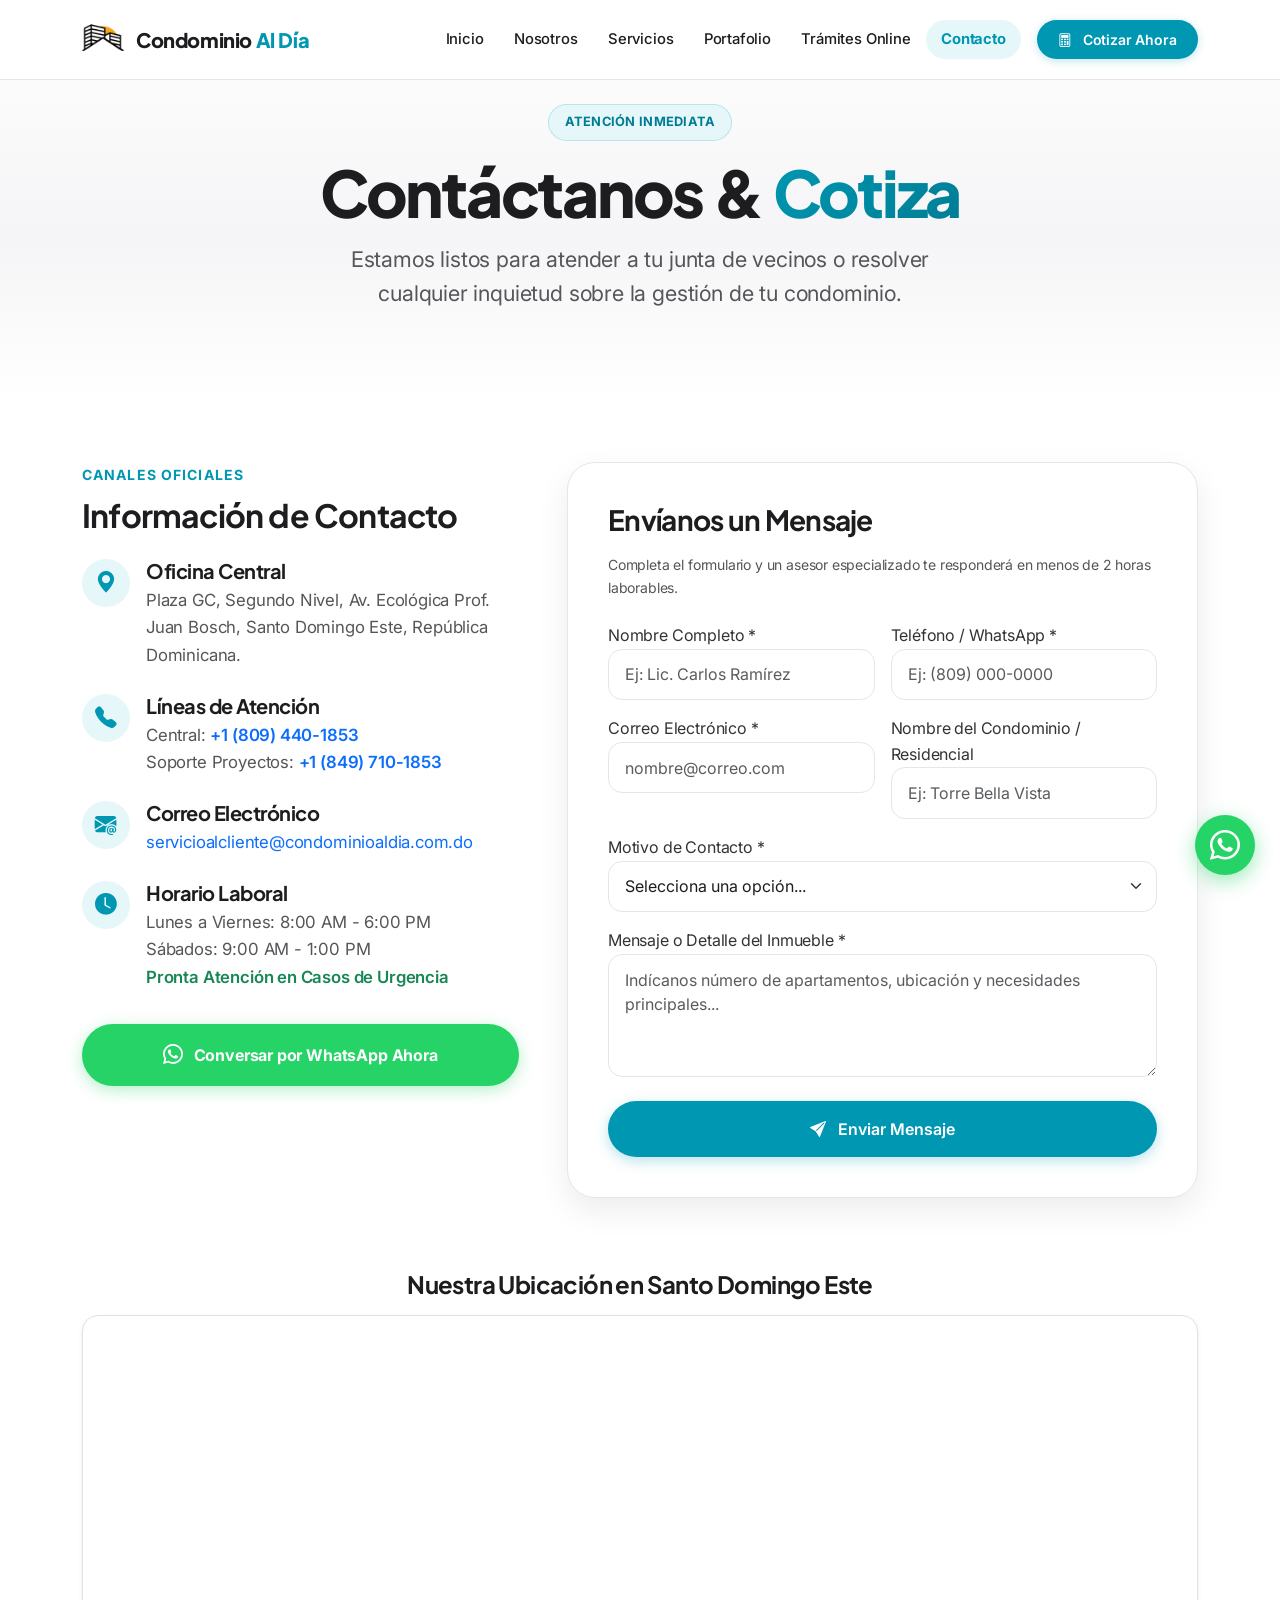
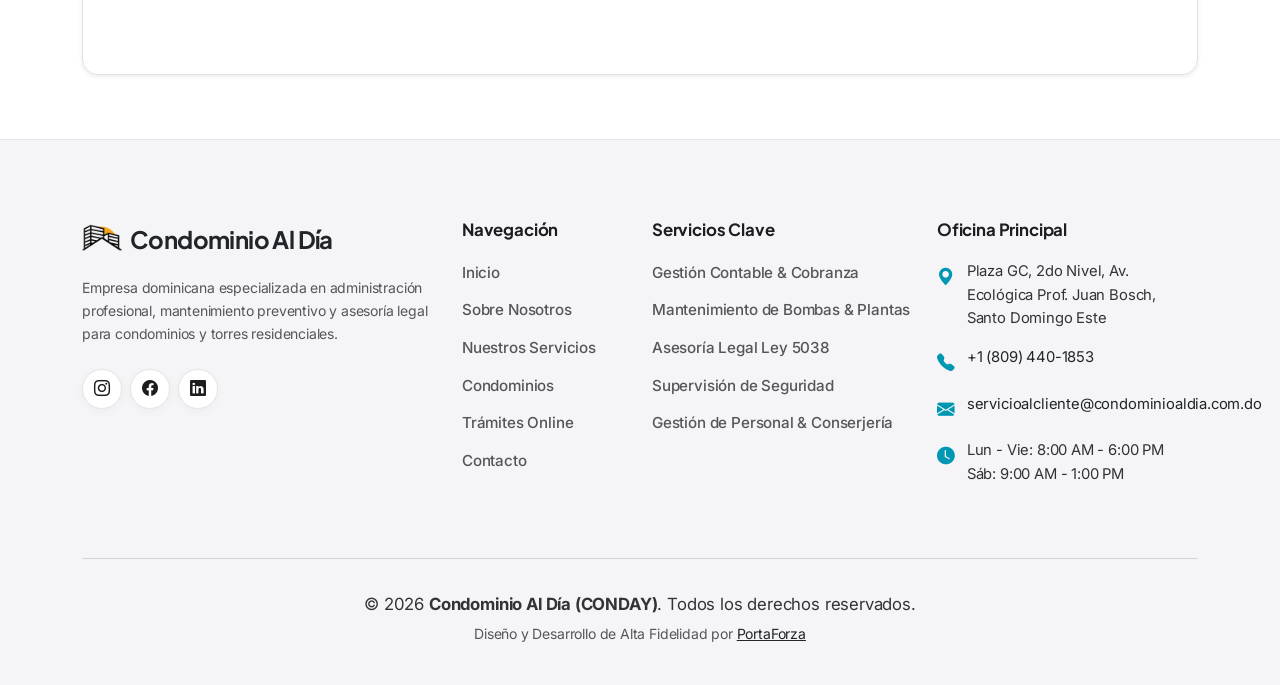
<file: public/pags/contacto.html>
<!DOCTYPE html>
<html lang="es">

<head>
    <meta charset="UTF-8">
    <meta http-equiv="X-UA-Compatible" content="IE=edge">
    <meta name="viewport" content="width=device-width, initial-scale=1.0">
    
    <title>Contacto & Cotizaciones | Condominio Al Día (CONDAY) Santo Domingo</title>
    <meta name="description" content="Comunícate con CONDAY para cotizaciones de administración de condominios, inspecciones técnicas o atención al cliente en Santo Domingo, RD.">
    <link rel="canonical" href="https://condominioaldia.com.do/pags/contacto.html">

    <link rel="icon" href="../imgs/3-removebg-preview.png" type="image/png">
    <link href="https://cdn.jsdelivr.net/npm/bootstrap@5.3.0/dist/css/bootstrap.min.css" rel="stylesheet">
    <link rel="stylesheet" href="https://cdn.jsdelivr.net/npm/bootstrap-icons@1.11.3/font/bootstrap-icons.min.css">
    <link rel="stylesheet" href="../css/styles.css?v=3.0">
</head>

<body>

    <!-- Navbar -->
    <nav class="navbar navbar-expand-lg navbar-light fixed-top navbar-custom">
        <div class="container">
            <a class="navbar-brand" href="../index.html">
                <img src="../imgs/3-removebg-preview.png" alt="CONDAY Logo" width="36" height="36">
                <span>Condominio <span class="brand-accent">Al Día</span></span>
            </a>

            <button class="navbar-toggler" type="button" data-bs-toggle="collapse" data-bs-target="#navbarNav"
                aria-controls="navbarNav" aria-expanded="false" aria-label="Abrir menú de navegación">
                <span class="navbar-toggler-icon"></span>
            </button>

            <div class="collapse navbar-collapse" id="navbarNav">
                <ul class="navbar-nav ms-auto align-items-lg-center">
                    <li class="nav-item"><a class="nav-link" href="../index.html">Inicio</a></li>
                    <li class="nav-item"><a class="nav-link" href="nosotros.html">Nosotros</a></li>
                    <li class="nav-item"><a class="nav-link" href="servicios.html">Servicios</a></li>
                    <li class="nav-item"><a class="nav-link" href="portafolio.html">Portafolio</a></li>
                    <li class="nav-item"><a class="nav-link" href="Solicitudes.html">Trámites Online</a></li>
                    <li class="nav-item"><a class="nav-link active" href="contacto.html">Contacto</a></li>
                    <li class="nav-item ms-lg-3 mt-2 mt-lg-0">
                        <a class="btn btn-nav-cta" href="../index.html#cotizador">
                            <i class="bi bi-calculator me-1"></i> Cotizar Ahora
                        </a>
                    </li>
                </ul>
            </div>
        </div>
    </nav>

    <!-- Header Banner -->
    <section class="hero-section" style="padding: 6.5rem 0 3.5rem;">
        <div class="container text-center">
            <span class="badge-tag badge-tag-teal mb-3">Atención Inmediata</span>
            <h1 class="hero-title mb-3">Contáctanos & <span class="text-gradient">Cotiza</span></h1>
            <p class="hero-subtitle mx-auto">
                Estamos listos para atender a tu junta de vecinos o resolver cualquier inquietud sobre la gestión de tu condominio.
            </p>
        </div>
    </section>

    <!-- Formulario & Datos de Contacto -->
    <section class="py-5 bg-white">
        <div class="container py-3">
            <div class="row g-5">
                
                <!-- Columna Izquierda: Información Directa -->
                <div class="col-lg-5">
                    <span class="section-tag">Canales Oficiales</span>
                    <h2 class="fw-bold mb-4">Información de Contacto</h2>

                    <div class="d-flex align-items-start gap-3 mb-4">
                        <div class="feature-box-icon"><i class="bi bi-geo-alt-fill"></i></div>
                        <div>
                            <h5 class="fw-bold mb-1">Oficina Central</h5>
                            <p class="text-muted mb-0">Plaza GC, Segundo Nivel, Av. Ecológica Prof. Juan Bosch, Santo Domingo Este, República Dominicana.</p>
                        </div>
                    </div>

                    <div class="d-flex align-items-start gap-3 mb-4">
                        <div class="feature-box-icon"><i class="bi bi-telephone-fill"></i></div>
                        <div>
                            <h5 class="fw-bold mb-1">Líneas de Atención</h5>
                            <p class="text-muted mb-0">
                                Central: <a href="tel:+18094401853" class="text-primary fw-semibold">+1 (809) 440-1853</a><br>
                                Soporte Proyectos: <a href="tel:+18497101853" class="text-primary fw-semibold">+1 (849) 710-1853</a>
                            </p>
                        </div>
                    </div>

                    <div class="d-flex align-items-start gap-3 mb-4">
                        <div class="feature-box-icon"><i class="bi bi-envelope-at-fill"></i></div>
                        <div>
                            <h5 class="fw-bold mb-1">Correo Electrónico</h5>
                            <p class="text-muted mb-0">
                                <a href="mailto:servicioalcliente@condominioaldia.com.do" class="text-primary">servicioalcliente@condominioaldia.com.do</a>
                            </p>
                        </div>
                    </div>

                    <div class="d-flex align-items-start gap-3 mb-4">
                        <div class="feature-box-icon"><i class="bi bi-clock-fill"></i></div>
                        <div>
                            <h5 class="fw-bold mb-1">Horario Laboral</h5>
                            <p class="text-muted mb-0">
                                Lunes a Viernes: 8:00 AM - 6:00 PM<br>
                                Sábados: 9:00 AM - 1:00 PM<br>
                                <span class="text-success fw-semibold">Pronta Atención en Casos de Urgencia</span>
                            </p>
                        </div>
                    </div>

                    <!-- Botón directo de WhatsApp -->
                    <a href="https://wa.me/18094401853?text=Hola%20CONDAY,%20deseo%20comunicarme%20con%20un%20representante" 
                       class="btn btn-whatsapp-hero w-100 py-3 mt-2" target="_blank" rel="noopener">
                        <i class="bi bi-whatsapp fs-5"></i> Conversar por WhatsApp Ahora
                    </a>
                </div>

                <!-- Columna Derecha: Formulario Blindado -->
                <div class="col-lg-7">
                    <div class="custom-form-card">
                        <h3 class="fw-bold mb-3">Envíanos un Mensaje</h3>
                        <p class="text-muted small mb-4">
                            Completa el formulario y un asesor especializado te responderá en menos de 2 horas laborables.
                        </p>

                        <!-- Mensaje de éxito dinámico -->
                        <div id="formSuccessAlert" class="alert alert-success d-none mb-4" role="alert">
                            <i class="bi bi-check-circle-fill me-2"></i> ¡Mensaje recibido exitosamente! Nos pondremos en contacto contigo a la brevedad.
                        </div>

                        <form id="condayContactForm">
                            <div class="row g-3">
                                <div class="col-md-6">
                                    <label for="nombre" class="form-label-custom">Nombre Completo *</label>
                                    <input type="text" class="form-control form-control-custom" id="nombre" placeholder="Ej: Lic. Carlos Ramírez" required>
                                </div>
                                <div class="col-md-6">
                                    <label for="telefono" class="form-label-custom">Teléfono / WhatsApp *</label>
                                    <input type="tel" class="form-control form-control-custom" id="telefono" placeholder="Ej: (809) 000-0000" required>
                                </div>
                                <div class="col-md-6">
                                    <label for="email" class="form-label-custom">Correo Electrónico *</label>
                                    <input type="email" class="form-control form-control-custom" id="email" placeholder="nombre@correo.com" required>
                                </div>
                                <div class="col-md-6">
                                    <label for="condominio" class="form-label-custom">Nombre del Condominio / Residencial</label>
                                    <input type="text" class="form-control form-control-custom" id="condominio" placeholder="Ej: Torre Bella Vista">
                                </div>
                                <div class="col-12">
                                    <label for="tipoConsulta" class="form-label-custom">Motivo de Contacto *</label>
                                    <select class="form-select form-select-custom" id="tipoConsulta" required>
                                        <option value="" selected disabled>Selecciona una opción...</option>
                                        <option value="cotizacion">Solicitar Cotización de Administración</option>
                                        <option value="inspeccion">Agendar Inspección Técnica Gratuita</option>
                                        <option value="propietario">Consulta de Propietario / Residente</option>
                                        <option value="proveedor">Propuesta de Proveedor o Suplidor</option>
                                        <option value="otro">Otro Asunto</option>
                                    </select>
                                </div>
                                <div class="col-12">
                                    <label for="mensaje" class="form-label-custom">Mensaje o Detalle del Inmueble *</label>
                                    <textarea class="form-control form-control-custom" id="mensaje" rows="4" placeholder="Indícanos número de apartamentos, ubicación y necesidades principales..." required></textarea>
                                </div>
                                <div class="col-12 mt-4">
                                    <button type="submit" class="btn btn-teal-custom w-100 py-3">
                                        <i class="bi bi-send-fill me-1"></i> Enviar Mensaje
                                    </button>
                                </div>
                            </div>
                        </form>

                        <a id="btnFormWhatsApp" href="#" target="_blank" rel="noopener" class="btn btn-outline-success w-100 mt-3 d-none">
                            <i class="bi bi-whatsapp me-1"></i> Continuar la conversación en WhatsApp
                        </a>
                    </div>
                </div>

            </div>

            <!-- Mapa Interactivo -->
            <div class="mt-5 pt-4">
                <h4 class="fw-bold mb-3 text-center">Nuestra Ubicación en Santo Domingo Este</h4>
                <div class="rounded-4 overflow-hidden shadow-sm border">
                    <iframe src="https://www.google.com/maps/embed?pb=!1m18!1m12!1m3!1d3783.998679799091!2d-69.7604112!3d18.483719!2m3!1f0!2f0!3f0!3m2!1i1024!2i768!4f13.1!3m3!1m2!1s0x8eaf8100138605a3%3A0x1c19dbd6d80f4b21!2sPlaza%20GC!5e0!3m2!1sen!2sdo!4v1743957931456!5m2!1sen!2sdo" 
                            width="100%" height="350" style="border:0;" allowfullscreen="" loading="lazy" referrerpolicy="no-referrer-when-downgrade"></iframe>
                </div>
            </div>

        </div>
    </section>

    <!-- Footer -->
    <footer class="footer-corporate">
        <div class="container">
            <div class="row g-4 justify-content-between">
                <div class="col-lg-4 col-md-6">
                    <div class="d-flex align-items-center gap-2 mb-3">
                        <img src="../imgs/3-removebg-preview.png" alt="CONDAY Logo" width="40">
                        <h4 class="text-dark mb-0 fw-bold">Condominio Al Día</h4>
                    </div>
                    <p class="text-muted small mb-4">
                        Empresa dominicana especializada en administración profesional, mantenimiento preventivo y asesoría legal para condominios y torres residenciales.
                    </p>
                    <div class="d-flex">
                        <a href="https://instagram.com" target="_blank" rel="noopener" class="social-icon-btn" aria-label="Instagram"><i class="bi bi-instagram"></i></a>
                        <a href="https://facebook.com" target="_blank" rel="noopener" class="social-icon-btn" aria-label="Facebook"><i class="bi bi-facebook"></i></a>
                        <a href="https://linkedin.com" target="_blank" rel="noopener" class="social-icon-btn" aria-label="LinkedIn"><i class="bi bi-linkedin"></i></a>
                    </div>
                </div>

                <div class="col-lg-2 col-md-6">
                    <h5 class="footer-heading">Navegación</h5>
                    <ul class="footer-links">
                        <li><a href="../index.html">Inicio</a></li>
                        <li><a href="nosotros.html">Sobre Nosotros</a></li>
                        <li><a href="servicios.html">Nuestros Servicios</a></li>
                        <li><a href="portafolio.html">Condominios</a></li>
                        <li><a href="Solicitudes.html">Trámites Online</a></li>
                        <li><a href="contacto.html">Contacto</a></li>
                    </ul>
                </div>

                <div class="col-lg-3 col-md-6">
                    <h5 class="footer-heading">Servicios Clave</h5>
                    <ul class="footer-links">
                        <li><a href="servicios.html">Gestión Contable & Cobranza</a></li>
                        <li><a href="servicios.html">Mantenimiento de Bombas & Plantas</a></li>
                        <li><a href="servicios.html">Asesoría Legal Ley 5038</a></li>
                        <li><a href="servicios.html">Supervisión de Seguridad</a></li>
                        <li><a href="servicios.html">Gestión de Personal & Conserjería</a></li>
                    </ul>
                </div>

                <div class="col-lg-3 col-md-6">
                    <h5 class="footer-heading">Oficina Principal</h5>
                    <div class="footer-contact-item">
                        <i class="bi bi-geo-alt-fill"></i>
                        <span>Plaza GC, 2do Nivel, Av. Ecológica Prof. Juan Bosch, Santo Domingo Este</span>
                    </div>
                    <div class="footer-contact-item">
                        <i class="bi bi-telephone-fill"></i>
                        <a href="tel:+18094401853" class="text-dark">+1 (809) 440-1853</a>
                    </div>
                    <div class="footer-contact-item">
                        <i class="bi bi-envelope-fill"></i>
                        <a href="mailto:servicioalcliente@condominioaldia.com.do" class="text-dark">servicioalcliente@condominioaldia.com.do</a>
                    </div>
                    <div class="footer-contact-item">
                        <i class="bi bi-clock-fill"></i>
                        <span>Lun - Vie: 8:00 AM - 6:00 PM<br>Sáb: 9:00 AM - 1:00 PM</span>
                    </div>
                </div>
            </div>

            <div class="footer-bottom text-center">
                <p class="mb-1">
                    &copy; 2026 <strong>Condominio Al Día (CONDAY)</strong>. Todos los derechos reservados.
                </p>
                <p class="text-muted small mb-0">
                    Diseño y Desarrollo de Alta Fidelidad por <a href="https://portaforza.com/" target="_blank" rel="noopener" class="text-dark text-decoration-underline">PortaForza</a>
                </p>
            </div>
        </div>
    </footer>

    <!-- WhatsApp Floating Button -->
    <a href="https://wa.me/18094401853?text=Hola%20CONDAY,%20deseo%20más%20información%20sobre%20sus%20servicios" 
       class="whatsapp-float" target="_blank" rel="noopener" aria-label="Hablar por WhatsApp con un Asesor">
        <i class="bi bi-whatsapp"></i>
    </a>

    <!-- Back to Top Button -->
    <button id="btnTop" title="Volver al inicio" aria-label="Volver arriba">
        <i class="bi bi-chevron-up fs-5"></i>
    </button>

    <script src="https://cdn.jsdelivr.net/npm/bootstrap@5.3.0/dist/js/bootstrap.bundle.min.js"></script>
    <script src="../js/scripts.js?v=3.0"></script>
</body>
</html>
</file>
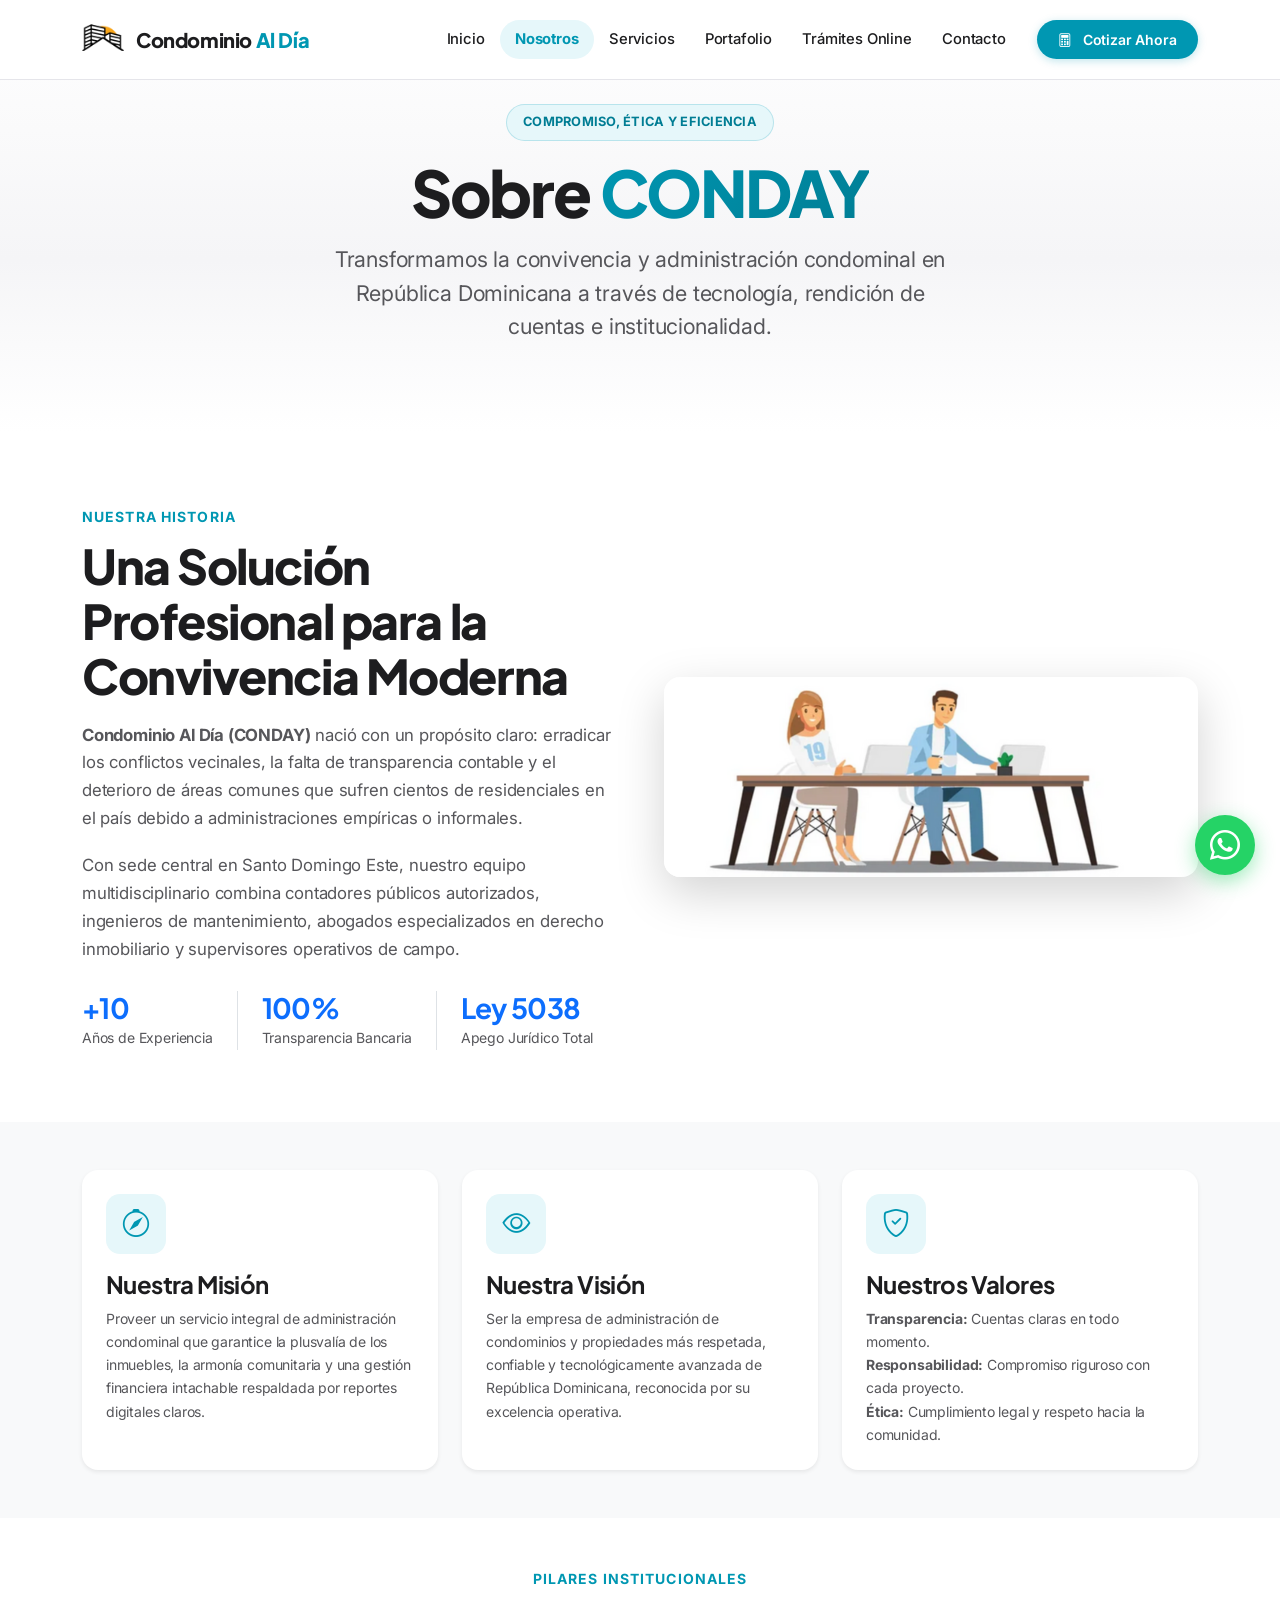
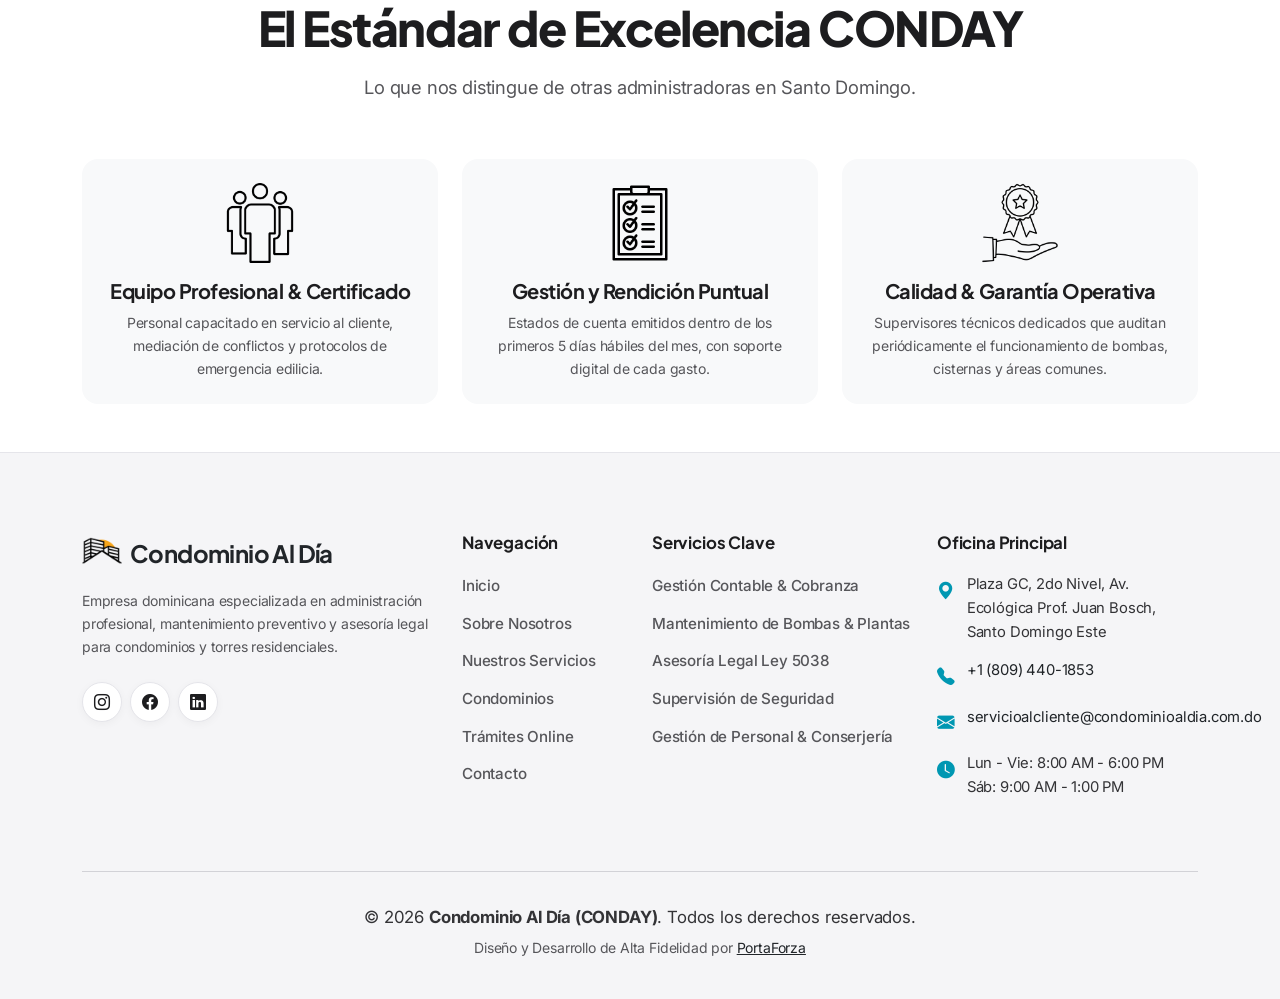
<file: public/pags/nosotros.html>
<!DOCTYPE html>
<html lang="es">

<head>
    <meta charset="UTF-8">
    <meta http-equiv="X-UA-Compatible" content="IE=edge">
    <meta name="viewport" content="width=device-width, initial-scale=1.0">
    
    <title>Sobre Nosotros - Condominio Al Día (CONDAY) | Especialistas en Condominios RD</title>
    <meta name="description" content="Conoce la trayectoria, misión, visión y equipo profesional de Condominio Al Día (CONDAY). Más de 10 años transformando la administración de condominios en Santo Domingo.">
    <link rel="canonical" href="https://condominioaldia.com.do/pags/nosotros.html">

    <link rel="icon" href="../imgs/3-removebg-preview.png" type="image/png">
    <link href="https://cdn.jsdelivr.net/npm/bootstrap@5.3.0/dist/css/bootstrap.min.css" rel="stylesheet">
    <link rel="stylesheet" href="https://cdn.jsdelivr.net/npm/bootstrap-icons@1.11.3/font/bootstrap-icons.min.css">
    <link rel="stylesheet" href="../css/styles.css?v=3.0">
</head>

<body>

    <!-- Navbar -->
    <nav class="navbar navbar-expand-lg navbar-light fixed-top navbar-custom">
        <div class="container">
            <a class="navbar-brand" href="../index.html">
                <img src="../imgs/3-removebg-preview.png" alt="CONDAY Logo" width="36" height="36">
                <span>Condominio <span class="brand-accent">Al Día</span></span>
            </a>

            <button class="navbar-toggler" type="button" data-bs-toggle="collapse" data-bs-target="#navbarNav"
                aria-controls="navbarNav" aria-expanded="false" aria-label="Abrir menú de navegación">
                <span class="navbar-toggler-icon"></span>
            </button>

            <div class="collapse navbar-collapse" id="navbarNav">
                <ul class="navbar-nav ms-auto align-items-lg-center">
                    <li class="nav-item"><a class="nav-link" href="../index.html">Inicio</a></li>
                    <li class="nav-item"><a class="nav-link active" href="nosotros.html">Nosotros</a></li>
                    <li class="nav-item"><a class="nav-link" href="servicios.html">Servicios</a></li>
                    <li class="nav-item"><a class="nav-link" href="portafolio.html">Portafolio</a></li>
                    <li class="nav-item"><a class="nav-link" href="Solicitudes.html">Trámites Online</a></li>
                    <li class="nav-item"><a class="nav-link" href="contacto.html">Contacto</a></li>
                    <li class="nav-item ms-lg-3 mt-2 mt-lg-0">
                        <a class="btn btn-nav-cta" href="../index.html#cotizador">
                            <i class="bi bi-calculator me-1"></i> Cotizar Ahora
                        </a>
                    </li>
                </ul>
            </div>
        </div>
    </nav>

    <!-- Page Header Banner -->
    <section class="hero-section" style="padding: 6.5rem 0 3.5rem;">
        <div class="container text-center">
            <span class="badge-tag badge-tag-teal mb-3">Compromiso, Ética y Eficiencia</span>
            <h1 class="hero-title mb-3">Sobre <span class="text-gradient">CONDAY</span></h1>
            <p class="hero-subtitle mx-auto">
                Transformamos la convivencia y administración condominal en República Dominicana a través de tecnología, rendición de cuentas e institucionalidad.
            </p>
        </div>
    </section>

    <!-- Historia y Propósito -->
    <section class="py-5 bg-white">
        <div class="container py-4">
            <div class="row align-items-center g-5">
                <div class="col-lg-6">
                    <span class="section-tag">Nuestra Historia</span>
                    <h2 class="section-title">Una Solución Profesional para la Convivencia Moderna</h2>
                    <p class="text-muted">
                        <strong>Condominio Al Día (CONDAY)</strong> nació con un propósito claro: erradicar los conflictos vecinales, la falta de transparencia contable y el deterioro de áreas comunes que sufren cientos de residenciales en el país debido a administraciones empíricas o informales.
                    </p>
                    <p class="text-muted">
                        Con sede central en Santo Domingo Este, nuestro equipo multidisciplinario combina contadores públicos autorizados, ingenieros de mantenimiento, abogados especializados en derecho inmobiliario y supervisores operativos de campo.
                    </p>
                    <div class="d-flex gap-4 pt-2">
                        <div>
                            <h3 class="fw-bold text-primary mb-0">+10</h3>
                            <small class="text-muted">Años de Experiencia</small>
                        </div>
                        <div class="border-start ps-4">
                            <h3 class="fw-bold text-primary mb-0">100%</h3>
                            <small class="text-muted">Transparencia Bancaria</small>
                        </div>
                        <div class="border-start ps-4">
                            <h3 class="fw-bold text-primary mb-0">Ley 5038</h3>
                            <small class="text-muted">Apego Jurídico Total</small>
                        </div>
                    </div>
                </div>

                <div class="col-lg-6">
                    <div class="rounded-4 overflow-hidden shadow-lg">
                        <img src="../imgs/Pag CONDAY Nosotros.png" alt="Sede CONDAY" class="img-fluid">
                    </div>
                </div>
            </div>
        </div>
    </section>

    <!-- Misión, Visión y Valores -->
    <section class="py-5 bg-light">
        <div class="container">
            <div class="row g-4">
                
                <div class="col-md-4">
                    <div class="card h-100 p-4 border-0 shadow-sm rounded-4">
                        <div class="service-icon-wrapper mb-3">
                            <i class="bi bi-compass"></i>
                        </div>
                        <h4 class="fw-bold mb-2">Nuestra Misión</h4>
                        <p class="text-muted small mb-0">
                            Proveer un servicio integral de administración condominal que garantice la plusvalía de los inmuebles, la armonía comunitaria y una gestión financiera intachable respaldada por reportes digitales claros.
                        </p>
                    </div>
                </div>

                <div class="col-md-4">
                    <div class="card h-100 p-4 border-0 shadow-sm rounded-4">
                        <div class="service-icon-wrapper mb-3">
                            <i class="bi bi-eye"></i>
                        </div>
                        <h4 class="fw-bold mb-2">Nuestra Visión</h4>
                        <p class="text-muted small mb-0">
                            Ser la empresa de administración de condominios y propiedades más respetada, confiable y tecnológicamente avanzada de República Dominicana, reconocida por su excelencia operativa.
                        </p>
                    </div>
                </div>

                <div class="col-md-4">
                    <div class="card h-100 p-4 border-0 shadow-sm rounded-4">
                        <div class="service-icon-wrapper mb-3">
                            <i class="bi bi-shield-check"></i>
                        </div>
                        <h4 class="fw-bold mb-2">Nuestros Valores</h4>
                        <p class="text-muted small mb-0">
                            <strong>Transparencia:</strong> Cuentas claras en todo momento.<br>
                            <strong>Responsabilidad:</strong> Compromiso riguroso con cada proyecto.<br>
                            <strong>Ética:</strong> Cumplimiento legal y respeto hacia la comunidad.
                        </p>
                    </div>
                </div>

            </div>
        </div>
    </section>

    <!-- Pilares de Confianza -->
    <section class="py-5 bg-white">
        <div class="container">
            <div class="section-header text-center">
                <span class="section-tag">Pilares Institucionales</span>
                <h2 class="section-title">El Estándar de Excelencia CONDAY</h2>
                <p class="section-subtitle">Lo que nos distingue de otras administradoras en Santo Domingo.</p>
            </div>

            <div class="row g-4">
                <div class="col-md-4 text-center">
                    <div class="p-4 rounded-4 bg-light h-100">
                        <img src="../imgs/groupofpeopleoutline_81118.png" alt="Equipo Profesional" width="80" class="mb-3">
                        <h5 class="fw-bold">Equipo Profesional & Certificado</h5>
                        <p class="text-muted small mb-0">
                            Personal capacitado en servicio al cliente, mediación de conflictos y protocolos de emergencia edilicia.
                        </p>
                    </div>
                </div>

                <div class="col-md-4 text-center">
                    <div class="p-4 rounded-4 bg-light h-100">
                        <img src="../imgs/3775748-check-date-list-planner-time_108972.png" alt="Buenas Prácticas" width="80" class="mb-3">
                        <h5 class="fw-bold">Gestión y Rendición Puntual</h5>
                        <p class="text-muted small mb-0">
                            Estados de cuenta emitidos dentro de los primeros 5 días hábiles del mes, con soporte digital de cada gasto.
                        </p>
                    </div>
                </div>

                <div class="col-md-4 text-center">
                    <div class="p-4 rounded-4 bg-light h-100">
                        <img src="../imgs/standards_excellence_quality_quality_assurance_icon_263004.png" alt="Garantía de Calidad" width="80" class="mb-3">
                        <h5 class="fw-bold">Calidad & Garantía Operativa</h5>
                        <p class="text-muted small mb-0">
                            Supervisores técnicos dedicados que auditan periódicamente el funcionamiento de bombas, cisternas y áreas comunes.
                        </p>
                    </div>
                </div>
            </div>
        </div>
    </section>

    <!-- Footer -->
    <footer class="footer-corporate">
        <div class="container">
            <div class="row g-4 justify-content-between">
                <div class="col-lg-4 col-md-6">
                    <div class="d-flex align-items-center gap-2 mb-3">
                        <img src="../imgs/3-removebg-preview.png" alt="CONDAY Logo" width="40">
                        <h4 class="text-dark mb-0 fw-bold">Condominio Al Día</h4>
                    </div>
                    <p class="text-muted small mb-4">
                        Empresa dominicana especializada en administración profesional, mantenimiento preventivo y asesoría legal para condominios y torres residenciales.
                    </p>
                    <div class="d-flex">
                        <a href="https://instagram.com" target="_blank" rel="noopener" class="social-icon-btn" aria-label="Instagram"><i class="bi bi-instagram"></i></a>
                        <a href="https://facebook.com" target="_blank" rel="noopener" class="social-icon-btn" aria-label="Facebook"><i class="bi bi-facebook"></i></a>
                        <a href="https://linkedin.com" target="_blank" rel="noopener" class="social-icon-btn" aria-label="LinkedIn"><i class="bi bi-linkedin"></i></a>
                    </div>
                </div>

                <div class="col-lg-2 col-md-6">
                    <h5 class="footer-heading">Navegación</h5>
                    <ul class="footer-links">
                        <li><a href="../index.html">Inicio</a></li>
                        <li><a href="nosotros.html">Sobre Nosotros</a></li>
                        <li><a href="servicios.html">Nuestros Servicios</a></li>
                        <li><a href="portafolio.html">Condominios</a></li>
                        <li><a href="Solicitudes.html">Trámites Online</a></li>
                        <li><a href="contacto.html">Contacto</a></li>
                    </ul>
                </div>

                <div class="col-lg-3 col-md-6">
                    <h5 class="footer-heading">Servicios Clave</h5>
                    <ul class="footer-links">
                        <li><a href="servicios.html">Gestión Contable & Cobranza</a></li>
                        <li><a href="servicios.html">Mantenimiento de Bombas & Plantas</a></li>
                        <li><a href="servicios.html">Asesoría Legal Ley 5038</a></li>
                        <li><a href="servicios.html">Supervisión de Seguridad</a></li>
                        <li><a href="servicios.html">Gestión de Personal & Conserjería</a></li>
                    </ul>
                </div>

                <div class="col-lg-3 col-md-6">
                    <h5 class="footer-heading">Oficina Principal</h5>
                    <div class="footer-contact-item">
                        <i class="bi bi-geo-alt-fill"></i>
                        <span>Plaza GC, 2do Nivel, Av. Ecológica Prof. Juan Bosch, Santo Domingo Este</span>
                    </div>
                    <div class="footer-contact-item">
                        <i class="bi bi-telephone-fill"></i>
                        <a href="tel:+18094401853" class="text-dark">+1 (809) 440-1853</a>
                    </div>
                    <div class="footer-contact-item">
                        <i class="bi bi-envelope-fill"></i>
                        <a href="mailto:servicioalcliente@condominioaldia.com.do" class="text-dark">servicioalcliente@condominioaldia.com.do</a>
                    </div>
                    <div class="footer-contact-item">
                        <i class="bi bi-clock-fill"></i>
                        <span>Lun - Vie: 8:00 AM - 6:00 PM<br>Sáb: 9:00 AM - 1:00 PM</span>
                    </div>
                </div>
            </div>

            <div class="footer-bottom text-center">
                <p class="mb-1">
                    &copy; 2026 <strong>Condominio Al Día (CONDAY)</strong>. Todos los derechos reservados.
                </p>
                <p class="text-muted small mb-0">
                    Diseño y Desarrollo de Alta Fidelidad por <a href="https://portaforza.com/" target="_blank" rel="noopener" class="text-dark text-decoration-underline">PortaForza</a>
                </p>
            </div>
        </div>
    </footer>

    <!-- WhatsApp Floating Button -->
    <a href="https://wa.me/18094401853?text=Hola%20CONDAY,%20deseo%20más%20información%20sobre%20sus%20servicios" 
       class="whatsapp-float" target="_blank" rel="noopener" aria-label="Hablar por WhatsApp con un Asesor">
        <i class="bi bi-whatsapp"></i>
    </a>

    <!-- Back to Top Button -->
    <button id="btnTop" title="Volver al inicio" aria-label="Volver arriba">
        <i class="bi bi-chevron-up fs-5"></i>
    </button>

    <script src="https://cdn.jsdelivr.net/npm/bootstrap@5.3.0/dist/js/bootstrap.bundle.min.js"></script>
    <script src="../js/scripts.js?v=3.0"></script>
</body>
</html>
</file>
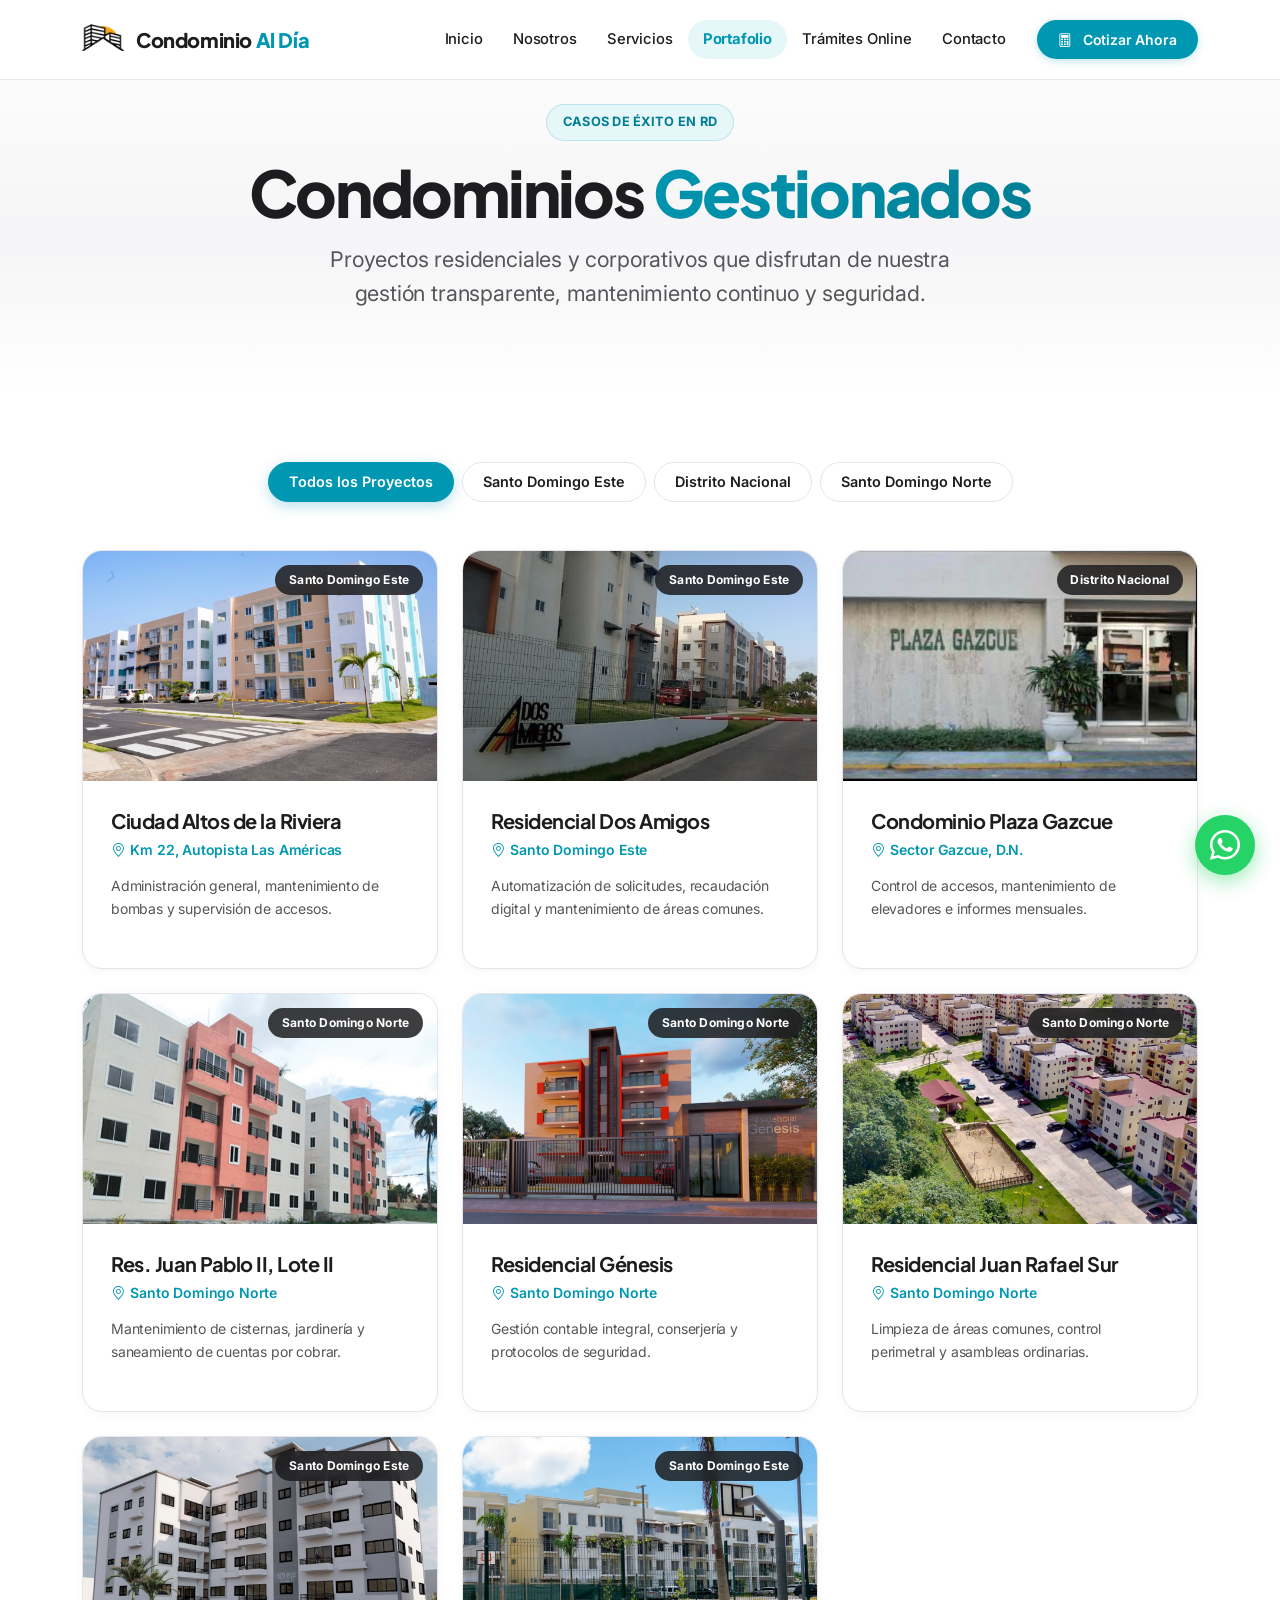
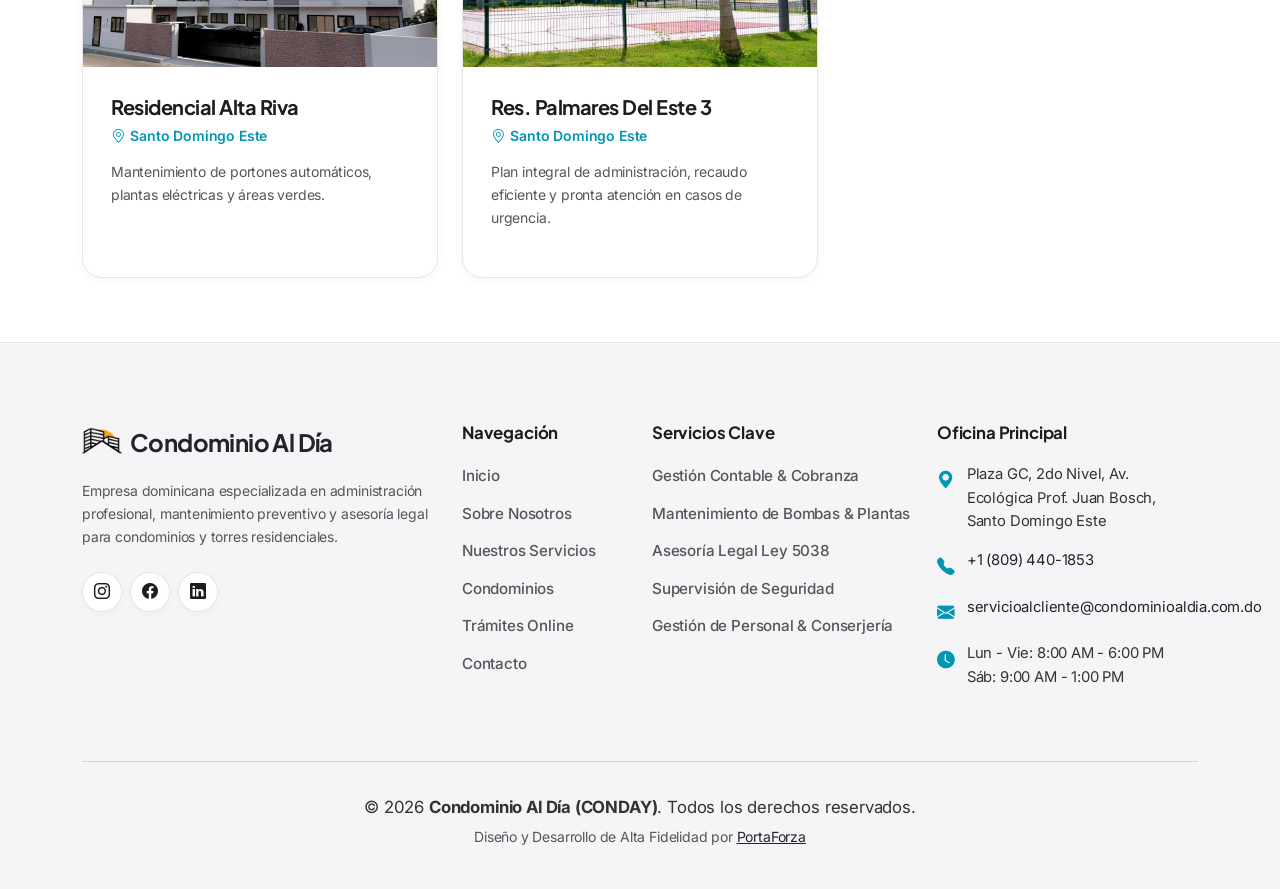
<file: public/pags/portafolio.html>
<!DOCTYPE html>
<html lang="es">

<head>
    <meta charset="UTF-8">
    <meta http-equiv="X-UA-Compatible" content="IE=edge">
    <meta name="viewport" content="width=device-width, initial-scale=1.0">
    
    <title>Portafolio de Condominios y Residenciales Gestionados | CONDAY RD</title>
    <meta name="description" content="Conoce los residenciales, torres y condominios administrados por Condominio Al Día (CONDAY) en Santo Domingo Este, Distrito Nacional y Santo Domingo Norte.">
    <link rel="canonical" href="https://condominioaldia.com.do/pags/portafolio.html">

    <link rel="icon" href="../imgs/3-removebg-preview.png" type="image/png">
    <link href="https://cdn.jsdelivr.net/npm/bootstrap@5.3.0/dist/css/bootstrap.min.css" rel="stylesheet">
    <link rel="stylesheet" href="https://cdn.jsdelivr.net/npm/bootstrap-icons@1.11.3/font/bootstrap-icons.min.css">
    <link rel="stylesheet" href="../css/styles.css?v=3.0">
</head>

<body>

    <!-- Navbar -->
    <nav class="navbar navbar-expand-lg navbar-light fixed-top navbar-custom">
        <div class="container">
            <a class="navbar-brand" href="../index.html">
                <img src="../imgs/3-removebg-preview.png" alt="CONDAY Logo" width="36" height="36">
                <span>Condominio <span class="brand-accent">Al Día</span></span>
            </a>

            <button class="navbar-toggler" type="button" data-bs-toggle="collapse" data-bs-target="#navbarNav"
                aria-controls="navbarNav" aria-expanded="false" aria-label="Abrir menú de navegación">
                <span class="navbar-toggler-icon"></span>
            </button>

            <div class="collapse navbar-collapse" id="navbarNav">
                <ul class="navbar-nav ms-auto align-items-lg-center">
                    <li class="nav-item"><a class="nav-link" href="../index.html">Inicio</a></li>
                    <li class="nav-item"><a class="nav-link" href="nosotros.html">Nosotros</a></li>
                    <li class="nav-item"><a class="nav-link" href="servicios.html">Servicios</a></li>
                    <li class="nav-item"><a class="nav-link active" href="portafolio.html">Portafolio</a></li>
                    <li class="nav-item"><a class="nav-link" href="Solicitudes.html">Trámites Online</a></li>
                    <li class="nav-item"><a class="nav-link" href="contacto.html">Contacto</a></li>
                    <li class="nav-item ms-lg-3 mt-2 mt-lg-0">
                        <a class="btn btn-nav-cta" href="../index.html#cotizador">
                            <i class="bi bi-calculator me-1"></i> Cotizar Ahora
                        </a>
                    </li>
                </ul>
            </div>
        </div>
    </nav>

    <!-- Header Banner -->
    <section class="hero-section" style="padding: 6.5rem 0 3.5rem;">
        <div class="container text-center">
            <span class="badge-tag badge-tag-teal mb-3">Casos de Éxito en RD</span>
            <h1 class="hero-title mb-3">Condominios <span class="text-gradient">Gestionados</span></h1>
            <p class="hero-subtitle mx-auto">
                Proyectos residenciales y corporativos que disfrutan de nuestra gestión transparente, mantenimiento continuo y seguridad.
            </p>
        </div>
    </section>

    <!-- Galería con Filtros -->
    <section class="py-5 bg-white">
        <div class="container py-3">
            
            <!-- Botones de Filtro por Zona -->
            <div class="d-flex flex-wrap justify-content-center gap-2 mb-5">
                <button class="btn btn-teal-custom portfolio-filter-btn active" data-filter="all">Todos los Proyectos</button>
                <button class="btn btn-outline-custom portfolio-filter-btn" data-filter="sde">Santo Domingo Este</button>
                <button class="btn btn-outline-custom portfolio-filter-btn" data-filter="dn">Distrito Nacional</button>
                <button class="btn btn-outline-custom portfolio-filter-btn" data-filter="sdn">Santo Domingo Norte</button>
            </div>

            <!-- Grid de Proyectos -->
            <div class="row g-4" id="portfolioGrid">
                
                <!-- 1. Altos de la Riviera (SDE) -->
                <div class="col-md-6 col-lg-4 portfolio-item-col" data-zone="sde">
                    <div class="portfolio-card">
                        <div class="portfolio-img-container">
                            <img src="../imgs/Altos de las Riviera.png" alt="Ciudad Altos de la Riviera">
                            <span class="portfolio-badge">Santo Domingo Este</span>
                        </div>
                        <div class="portfolio-body">
                            <h4 class="portfolio-title">Ciudad Altos de la Riviera</h4>
                            <div class="portfolio-location"><i class="bi bi-geo-alt"></i> Km 22, Autopista Las Américas</div>
                            <p class="text-muted small">
                                Administración general, mantenimiento de bombas y supervisión de accesos.
                            </p>
                        </div>
                    </div>
                </div>

                <!-- 2. Residencial Dos Amigos (SDE/SD) -->
                <div class="col-md-6 col-lg-4 portfolio-item-col" data-zone="sde">
                    <div class="portfolio-card">
                        <div class="portfolio-img-container">
                            <img src="../imgs/Residencial Dos Amigos.png" alt="Residencial Dos Amigos">
                            <span class="portfolio-badge">Santo Domingo Este</span>
                        </div>
                        <div class="portfolio-body">
                            <h4 class="portfolio-title">Residencial Dos Amigos</h4>
                            <div class="portfolio-location"><i class="bi bi-geo-alt"></i> Santo Domingo Este</div>
                            <p class="text-muted small">
                                Automatización de solicitudes, recaudación digital y mantenimiento de áreas comunes.
                            </p>
                        </div>
                    </div>
                </div>

                <!-- 3. Condominio Plaza Gazcue (DN) -->
                <div class="col-md-6 col-lg-4 portfolio-item-col" data-zone="dn">
                    <div class="portfolio-card">
                        <div class="portfolio-img-container">
                            <img src="../imgs/Condominio Plaza Gazcue.png" alt="Condominio Plaza Gazcue">
                            <span class="portfolio-badge">Distrito Nacional</span>
                        </div>
                        <div class="portfolio-body">
                            <h4 class="portfolio-title">Condominio Plaza Gazcue</h4>
                            <div class="portfolio-location"><i class="bi bi-geo-alt"></i> Sector Gazcue, D.N.</div>
                            <p class="text-muted small">
                                Control de accesos, mantenimiento de elevadores e informes mensuales.
                            </p>
                        </div>
                    </div>
                </div>

                <!-- 4. Residencial Juan Pablo II (SDN) -->
                <div class="col-md-6 col-lg-4 portfolio-item-col" data-zone="sdn">
                    <div class="portfolio-card">
                        <div class="portfolio-img-container">
                            <img src="../imgs/Juan Pablo II Lote II.png" alt="Residencial Juan Pablo II Lote II">
                            <span class="portfolio-badge">Santo Domingo Norte</span>
                        </div>
                        <div class="portfolio-body">
                            <h4 class="portfolio-title">Res. Juan Pablo II, Lote II</h4>
                            <div class="portfolio-location"><i class="bi bi-geo-alt"></i> Santo Domingo Norte</div>
                            <p class="text-muted small">
                                Mantenimiento de cisternas, jardinería y saneamiento de cuentas por cobrar.
                            </p>
                        </div>
                    </div>
                </div>

                <!-- 5. Residencial Génesis (SDN) -->
                <div class="col-md-6 col-lg-4 portfolio-item-col" data-zone="sdn">
                    <div class="portfolio-card">
                        <div class="portfolio-img-container">
                            <img src="../imgs/Residencial Génesis.png" alt="Residencial Génesis">
                            <span class="portfolio-badge">Santo Domingo Norte</span>
                        </div>
                        <div class="portfolio-body">
                            <h4 class="portfolio-title">Residencial Génesis</h4>
                            <div class="portfolio-location"><i class="bi bi-geo-alt"></i> Santo Domingo Norte</div>
                            <p class="text-muted small">
                                Gestión contable integral, conserjería y protocolos de seguridad.
                            </p>
                        </div>
                    </div>
                </div>

                <!-- 6. Residencial Juan Rafael Sur (SDN) -->
                <div class="col-md-6 col-lg-4 portfolio-item-col" data-zone="sdn">
                    <div class="portfolio-card">
                        <div class="portfolio-img-container">
                            <img src="../imgs/Residencial Juan Rafael Sur.png" alt="Residencial Juan Rafael Sur">
                            <span class="portfolio-badge">Santo Domingo Norte</span>
                        </div>
                        <div class="portfolio-body">
                            <h4 class="portfolio-title">Residencial Juan Rafael Sur</h4>
                            <div class="portfolio-location"><i class="bi bi-geo-alt"></i> Santo Domingo Norte</div>
                            <p class="text-muted small">
                                Limpieza de áreas comunes, control perimetral y asambleas ordinarias.
                            </p>
                        </div>
                    </div>
                </div>

                <!-- 7. Residencial Alta Riva (SDE) -->
                <div class="col-md-6 col-lg-4 portfolio-item-col" data-zone="sde">
                    <div class="portfolio-card">
                        <div class="portfolio-img-container">
                            <img src="../imgs/Residencial Alta Riva.png" alt="Residencial Alta Riva">
                            <span class="portfolio-badge">Santo Domingo Este</span>
                        </div>
                        <div class="portfolio-body">
                            <h4 class="portfolio-title">Residencial Alta Riva</h4>
                            <div class="portfolio-location"><i class="bi bi-geo-alt"></i> Santo Domingo Este</div>
                            <p class="text-muted small">
                                Mantenimiento de portones automáticos, plantas eléctricas y áreas verdes.
                            </p>
                        </div>
                    </div>
                </div>

                <!-- 8. Residencial Palmares del Este 3 (SDE) -->
                <div class="col-md-6 col-lg-4 portfolio-item-col" data-zone="sde">
                    <div class="portfolio-card">
                        <div class="portfolio-img-container">
                            <img src="../imgs/Residencial Palmares Del Este 3.png" alt="Residencial Palmares Del Este 3">
                            <span class="portfolio-badge">Santo Domingo Este</span>
                        </div>
                        <div class="portfolio-body">
                            <h4 class="portfolio-title">Res. Palmares Del Este 3</h4>
                            <div class="portfolio-location"><i class="bi bi-geo-alt"></i> Santo Domingo Este</div>
                            <p class="text-muted small">
                                Plan integral de administración, recaudo eficiente y pronta atención en casos de urgencia.
                            </p>
                        </div>
                    </div>
                </div>

            </div>
        </div>
    </section>

    <!-- Footer -->
    <footer class="footer-corporate">
        <div class="container">
            <div class="row g-4 justify-content-between">
                <div class="col-lg-4 col-md-6">
                    <div class="d-flex align-items-center gap-2 mb-3">
                        <img src="../imgs/3-removebg-preview.png" alt="CONDAY Logo" width="40">
                        <h4 class="text-dark mb-0 fw-bold">Condominio Al Día</h4>
                    </div>
                    <p class="text-muted small mb-4">
                        Empresa dominicana especializada en administración profesional, mantenimiento preventivo y asesoría legal para condominios y torres residenciales.
                    </p>
                    <div class="d-flex">
                        <a href="https://instagram.com" target="_blank" rel="noopener" class="social-icon-btn" aria-label="Instagram"><i class="bi bi-instagram"></i></a>
                        <a href="https://facebook.com" target="_blank" rel="noopener" class="social-icon-btn" aria-label="Facebook"><i class="bi bi-facebook"></i></a>
                        <a href="https://linkedin.com" target="_blank" rel="noopener" class="social-icon-btn" aria-label="LinkedIn"><i class="bi bi-linkedin"></i></a>
                    </div>
                </div>

                <div class="col-lg-2 col-md-6">
                    <h5 class="footer-heading">Navegación</h5>
                    <ul class="footer-links">
                        <li><a href="../index.html">Inicio</a></li>
                        <li><a href="nosotros.html">Sobre Nosotros</a></li>
                        <li><a href="servicios.html">Nuestros Servicios</a></li>
                        <li><a href="portafolio.html">Condominios</a></li>
                        <li><a href="Solicitudes.html">Trámites Online</a></li>
                        <li><a href="contacto.html">Contacto</a></li>
                    </ul>
                </div>

                <div class="col-lg-3 col-md-6">
                    <h5 class="footer-heading">Servicios Clave</h5>
                    <ul class="footer-links">
                        <li><a href="servicios.html">Gestión Contable & Cobranza</a></li>
                        <li><a href="servicios.html">Mantenimiento de Bombas & Plantas</a></li>
                        <li><a href="servicios.html">Asesoría Legal Ley 5038</a></li>
                        <li><a href="servicios.html">Supervisión de Seguridad</a></li>
                        <li><a href="servicios.html">Gestión de Personal & Conserjería</a></li>
                    </ul>
                </div>

                <div class="col-lg-3 col-md-6">
                    <h5 class="footer-heading">Oficina Principal</h5>
                    <div class="footer-contact-item">
                        <i class="bi bi-geo-alt-fill"></i>
                        <span>Plaza GC, 2do Nivel, Av. Ecológica Prof. Juan Bosch, Santo Domingo Este</span>
                    </div>
                    <div class="footer-contact-item">
                        <i class="bi bi-telephone-fill"></i>
                        <a href="tel:+18094401853" class="text-dark">+1 (809) 440-1853</a>
                    </div>
                    <div class="footer-contact-item">
                        <i class="bi bi-envelope-fill"></i>
                        <a href="mailto:servicioalcliente@condominioaldia.com.do" class="text-dark">servicioalcliente@condominioaldia.com.do</a>
                    </div>
                    <div class="footer-contact-item">
                        <i class="bi bi-clock-fill"></i>
                        <span>Lun - Vie: 8:00 AM - 6:00 PM<br>Sáb: 9:00 AM - 1:00 PM</span>
                    </div>
                </div>
            </div>

            <div class="footer-bottom text-center">
                <p class="mb-1">
                    &copy; 2026 <strong>Condominio Al Día (CONDAY)</strong>. Todos los derechos reservados.
                </p>
                <p class="text-muted small mb-0">
                    Diseño y Desarrollo de Alta Fidelidad por <a href="https://portaforza.com/" target="_blank" rel="noopener" class="text-dark text-decoration-underline">PortaForza</a>
                </p>
            </div>
        </div>
    </footer>

    <!-- WhatsApp Floating Button -->
    <a href="https://wa.me/18094401853?text=Hola%20CONDAY,%20deseo%20más%20información%20sobre%20sus%20servicios" 
       class="whatsapp-float" target="_blank" rel="noopener" aria-label="Hablar por WhatsApp con un Asesor">
        <i class="bi bi-whatsapp"></i>
    </a>

    <!-- Back to Top Button -->
    <button id="btnTop" title="Volver al inicio" aria-label="Volver arriba">
        <i class="bi bi-chevron-up fs-5"></i>
    </button>

    <script src="https://cdn.jsdelivr.net/npm/bootstrap@5.3.0/dist/js/bootstrap.bundle.min.js"></script>
    <script src="../js/scripts.js?v=3.0"></script>
</body>
</html>
</file>
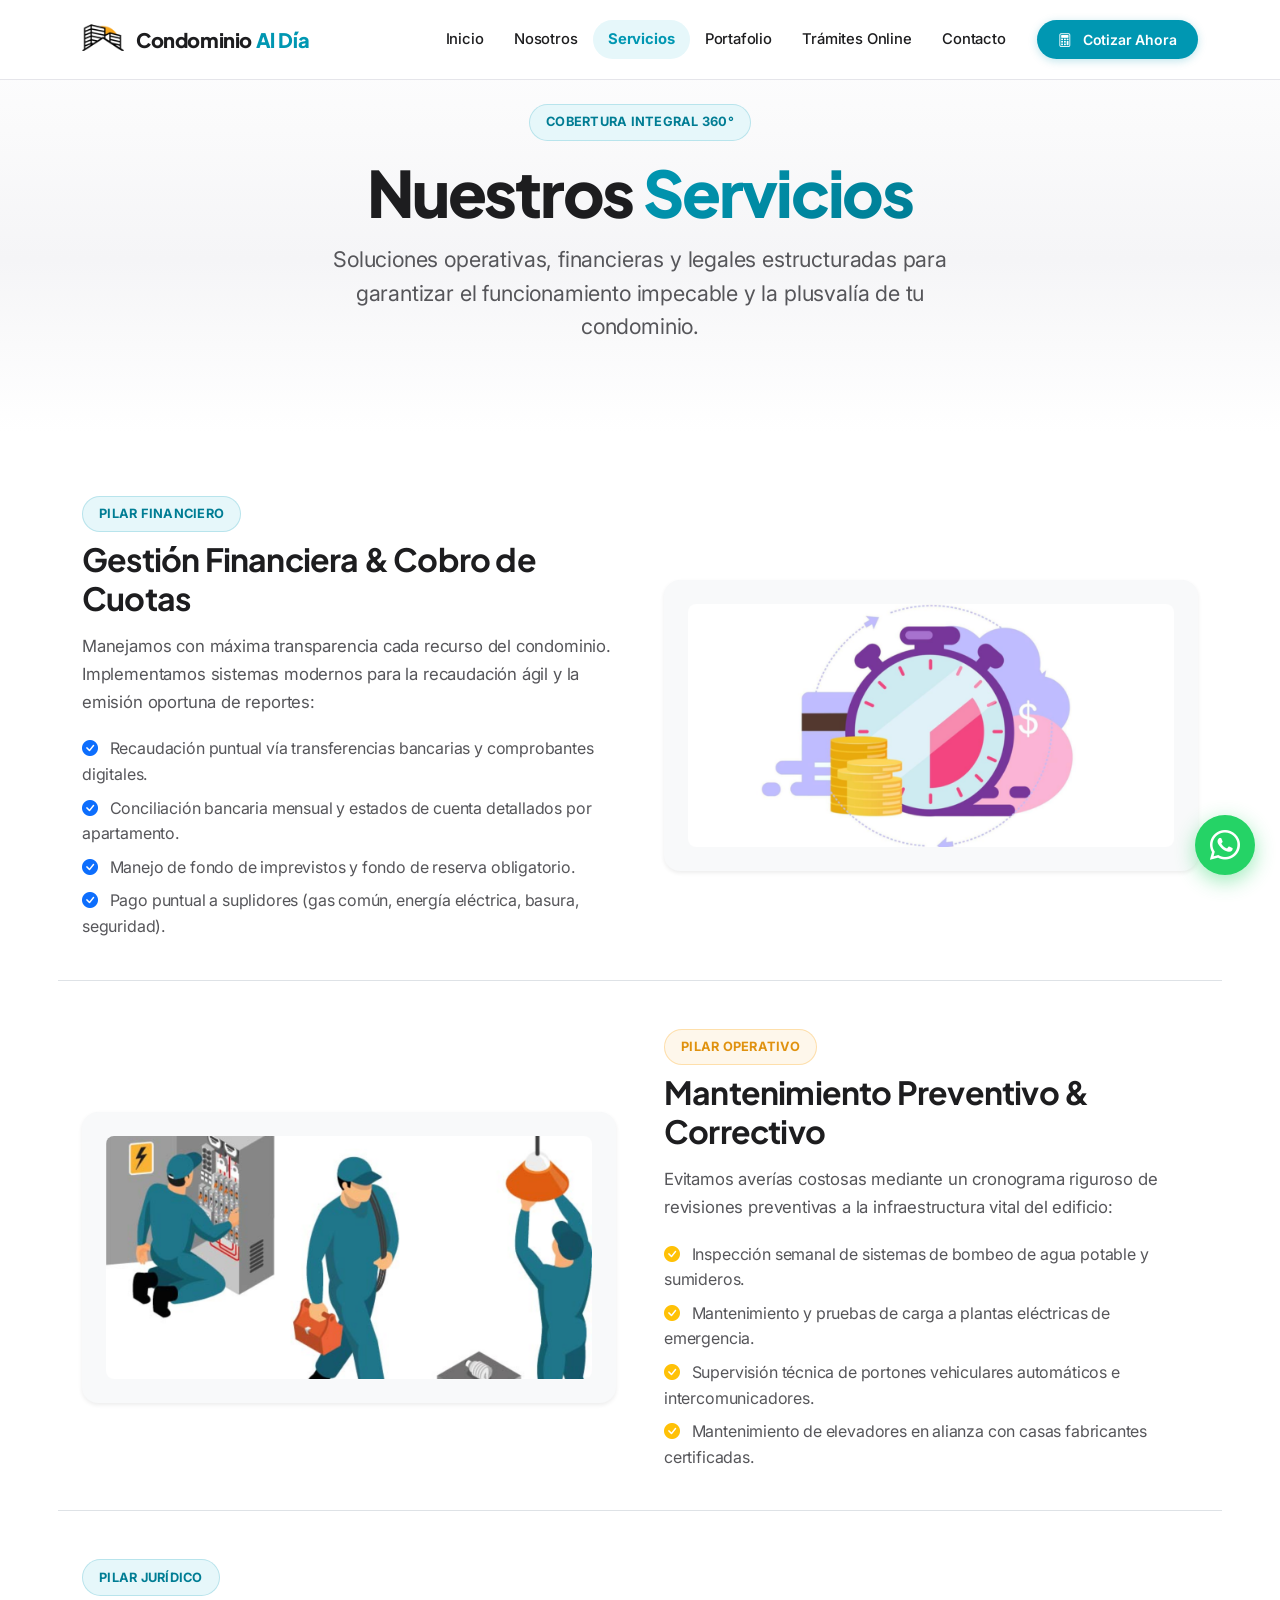
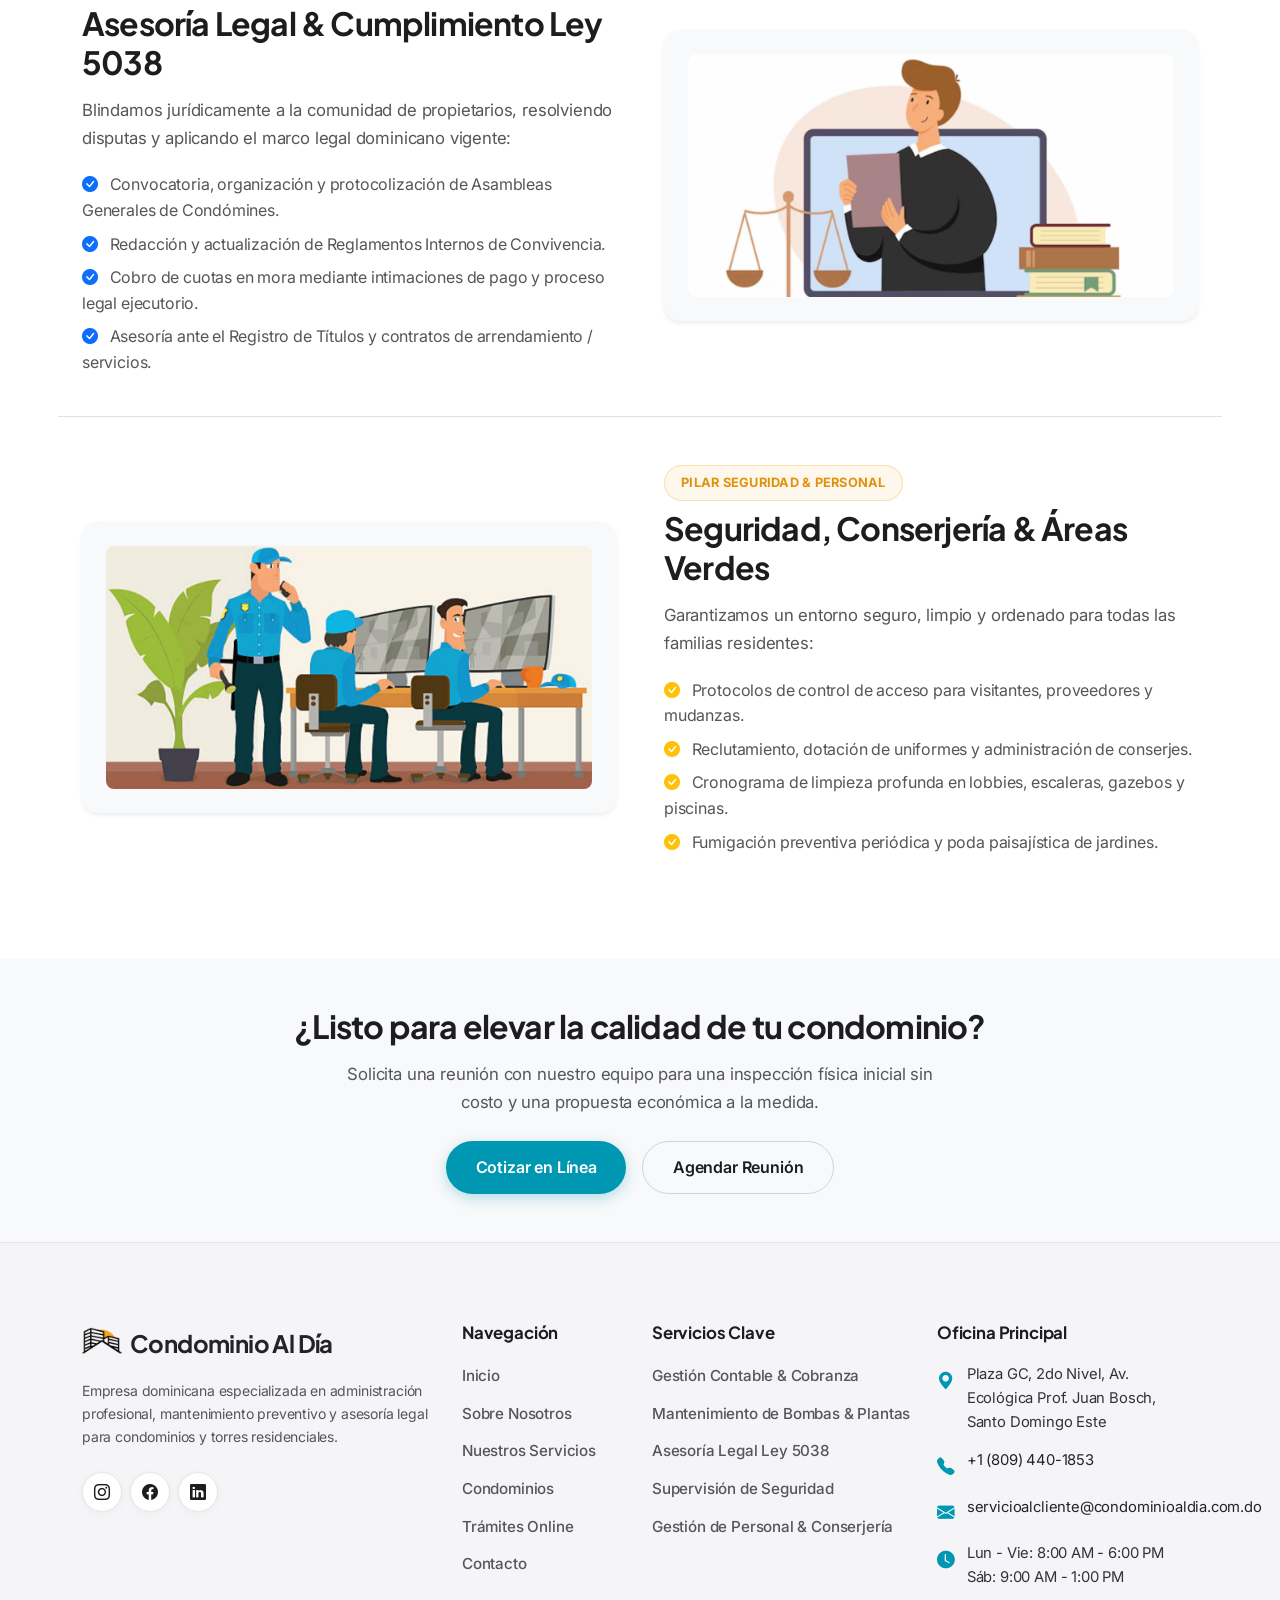
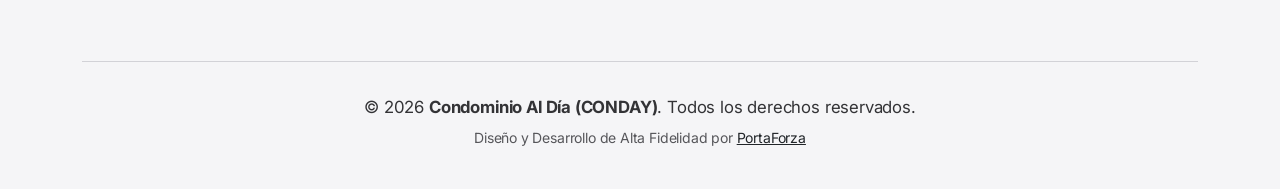
<file: public/pags/servicios.html>
<!DOCTYPE html>
<html lang="es">

<head>
    <meta charset="UTF-8">
    <meta http-equiv="X-UA-Compatible" content="IE=edge">
    <meta name="viewport" content="width=device-width, initial-scale=1.0">
    
    <title>Servicios de Administración y Mantenimiento de Condominios | CONDAY RD</title>
    <meta name="description" content="Servicios integrales de administración de condominios en Santo Domingo: Gestión contable, cobro de cuotas, mantenimiento electromecánico, seguridad y asesoría legal Ley 5038.">
    <link rel="canonical" href="https://condominioaldia.com.do/pags/servicios.html">

    <link rel="icon" href="../imgs/3-removebg-preview.png" type="image/png">
    <link href="https://cdn.jsdelivr.net/npm/bootstrap@5.3.0/dist/css/bootstrap.min.css" rel="stylesheet">
    <link rel="stylesheet" href="https://cdn.jsdelivr.net/npm/bootstrap-icons@1.11.3/font/bootstrap-icons.min.css">
    <link rel="stylesheet" href="../css/styles.css?v=3.0">
</head>

<body>

    <!-- Navbar -->
    <nav class="navbar navbar-expand-lg navbar-light fixed-top navbar-custom">
        <div class="container">
            <a class="navbar-brand" href="../index.html">
                <img src="../imgs/3-removebg-preview.png" alt="CONDAY Logo" width="36" height="36">
                <span>Condominio <span class="brand-accent">Al Día</span></span>
            </a>

            <button class="navbar-toggler" type="button" data-bs-toggle="collapse" data-bs-target="#navbarNav"
                aria-controls="navbarNav" aria-expanded="false" aria-label="Abrir menú de navegación">
                <span class="navbar-toggler-icon"></span>
            </button>

            <div class="collapse navbar-collapse" id="navbarNav">
                <ul class="navbar-nav ms-auto align-items-lg-center">
                    <li class="nav-item"><a class="nav-link" href="../index.html">Inicio</a></li>
                    <li class="nav-item"><a class="nav-link" href="nosotros.html">Nosotros</a></li>
                    <li class="nav-item"><a class="nav-link active" href="servicios.html">Servicios</a></li>
                    <li class="nav-item"><a class="nav-link" href="portafolio.html">Portafolio</a></li>
                    <li class="nav-item"><a class="nav-link" href="Solicitudes.html">Trámites Online</a></li>
                    <li class="nav-item"><a class="nav-link" href="contacto.html">Contacto</a></li>
                    <li class="nav-item ms-lg-3 mt-2 mt-lg-0">
                        <a class="btn btn-nav-cta" href="../index.html#cotizador">
                            <i class="bi bi-calculator me-1"></i> Cotizar Ahora
                        </a>
                    </li>
                </ul>
            </div>
        </div>
    </nav>

    <!-- Header Banner -->
    <section class="hero-section" style="padding: 6.5rem 0 3.5rem;">
        <div class="container text-center">
            <span class="badge-tag badge-tag-teal mb-3">Cobertura Integral 360°</span>
            <h1 class="hero-title mb-3">Nuestros <span class="text-gradient">Servicios</span></h1>
            <p class="hero-subtitle mx-auto">
                Soluciones operativas, financieras y legales estructuradas para garantizar el funcionamiento impecable y la plusvalía de tu condominio.
            </p>
        </div>
    </section>

    <!-- Desglose de Servicios -->
    <section class="py-5 bg-white">
        <div class="container py-3">
            
            <!-- Servicio 1: Gestión Financiera -->
            <div class="row align-items-center g-5 mb-5 pb-4 border-bottom">
                <div class="col-lg-6">
                    <div class="badge-tag badge-tag-teal mb-2">Pilar Financiero</div>
                    <h2 class="fw-bold mb-3">Gestión Financiera & Cobro de Cuotas</h2>
                    <p class="text-muted">
                        Manejamos con máxima transparencia cada recurso del condominio. Implementamos sistemas modernos para la recaudación ágil y la emisión oportuna de reportes:
                    </p>
                    <ul class="list-unstyled text-muted">
                        <li class="mb-2"><i class="bi bi-check-circle-fill text-primary me-2"></i> Recaudación puntual vía transferencias bancarias y comprobantes digitales.</li>
                        <li class="mb-2"><i class="bi bi-check-circle-fill text-primary me-2"></i> Conciliación bancaria mensual y estados de cuenta detallados por apartamento.</li>
                        <li class="mb-2"><i class="bi bi-check-circle-fill text-primary me-2"></i> Manejo de fondo de imprevistos y fondo de reserva obligatorio.</li>
                        <li class="mb-2"><i class="bi bi-check-circle-fill text-primary me-2"></i> Pago puntual a suplidores (gas común, energía eléctrica, basura, seguridad).</li>
                    </ul>
                </div>
                <div class="col-lg-6">
                    <div class="p-4 bg-light rounded-4 shadow-sm text-center">
                        <img src="../imgs/Cobros de las Cuotas.png" alt="Gestión Financiera" class="img-fluid rounded-3" style="max-height: 280px;">
                    </div>
                </div>
            </div>

            <!-- Servicio 2: Mantenimiento Electromecánico -->
            <div class="row align-items-center g-5 mb-5 pb-4 border-bottom flex-lg-row-reverse">
                <div class="col-lg-6">
                    <div class="badge-tag badge-tag-amber mb-2">Pilar Operativo</div>
                    <h2 class="fw-bold mb-3">Mantenimiento Preventivo & Correctivo</h2>
                    <p class="text-muted">
                        Evitamos averías costosas mediante un cronograma riguroso de revisiones preventivas a la infraestructura vital del edificio:
                    </p>
                    <ul class="list-unstyled text-muted">
                        <li class="mb-2"><i class="bi bi-check-circle-fill text-warning me-2"></i> Inspección semanal de sistemas de bombeo de agua potable y sumideros.</li>
                        <li class="mb-2"><i class="bi bi-check-circle-fill text-warning me-2"></i> Mantenimiento y pruebas de carga a plantas eléctricas de emergencia.</li>
                        <li class="mb-2"><i class="bi bi-check-circle-fill text-warning me-2"></i> Supervisión técnica de portones vehiculares automáticos e intercomunicadores.</li>
                        <li class="mb-2"><i class="bi bi-check-circle-fill text-warning me-2"></i> Mantenimiento de elevadores en alianza con casas fabricantes certificadas.</li>
                    </ul>
                </div>
                <div class="col-lg-6">
                    <div class="p-4 bg-light rounded-4 shadow-sm text-center">
                        <img src="../imgs/Supervisión y Mantenimiento.png" alt="Mantenimiento de Equipos" class="img-fluid rounded-3" style="max-height: 280px;">
                    </div>
                </div>
            </div>

            <!-- Servicio 3: Asesoría Legal Ley 5038 -->
            <div class="row align-items-center g-5 mb-5 pb-4 border-bottom">
                <div class="col-lg-6">
                    <div class="badge-tag badge-tag-teal mb-2">Pilar Jurídico</div>
                    <h2 class="fw-bold mb-3">Asesoría Legal & Cumplimiento Ley 5038</h2>
                    <p class="text-muted">
                        Blindamos jurídicamente a la comunidad de propietarios, resolviendo disputas y aplicando el marco legal dominicano vigente:
                    </p>
                    <ul class="list-unstyled text-muted">
                        <li class="mb-2"><i class="bi bi-check-circle-fill text-primary me-2"></i> Convocatoria, organización y protocolización de Asambleas Generales de Condómines.</li>
                        <li class="mb-2"><i class="bi bi-check-circle-fill text-primary me-2"></i> Redacción y actualización de Reglamentos Internos de Convivencia.</li>
                        <li class="mb-2"><i class="bi bi-check-circle-fill text-primary me-2"></i> Cobro de cuotas en mora mediante intimaciones de pago y proceso legal ejecutorio.</li>
                        <li class="mb-2"><i class="bi bi-check-circle-fill text-primary me-2"></i> Asesoría ante el Registro de Títulos y contratos de arrendamiento / servicios.</li>
                    </ul>
                </div>
                <div class="col-lg-6">
                    <div class="p-4 bg-light rounded-4 shadow-sm text-center">
                        <img src="../imgs/Asesoría Legal.png" alt="Asesoría Legal" class="img-fluid rounded-3" style="max-height: 280px;">
                    </div>
                </div>
            </div>

            <!-- Servicio 4: Supervisión de Seguridad y Conserjería -->
            <div class="row align-items-center g-5 mb-4 flex-lg-row-reverse">
                <div class="col-lg-6">
                    <div class="badge-tag badge-tag-amber mb-2">Pilar Seguridad & Personal</div>
                    <h2 class="fw-bold mb-3">Seguridad, Conserjería & Áreas Verdes</h2>
                    <p class="text-muted">
                        Garantizamos un entorno seguro, limpio y ordenado para todas las familias residentes:
                    </p>
                    <ul class="list-unstyled text-muted">
                        <li class="mb-2"><i class="bi bi-check-circle-fill text-warning me-2"></i> Protocolos de control de acceso para visitantes, proveedores y mudanzas.</li>
                        <li class="mb-2"><i class="bi bi-check-circle-fill text-warning me-2"></i> Reclutamiento, dotación de uniformes y administración de conserjes.</li>
                        <li class="mb-2"><i class="bi bi-check-circle-fill text-warning me-2"></i> Cronograma de limpieza profunda en lobbies, escaleras, gazebos y piscinas.</li>
                        <li class="mb-2"><i class="bi bi-check-circle-fill text-warning me-2"></i> Fumigación preventiva periódica y poda paisajística de jardines.</li>
                    </ul>
                </div>
                <div class="col-lg-6">
                    <div class="p-4 bg-light rounded-4 shadow-sm text-center">
                        <img src="../imgs/Supervisión de Seguridad.png" alt="Seguridad" class="img-fluid rounded-3" style="max-height: 280px;">
                    </div>
                </div>
            </div>

        </div>
    </section>

    <!-- CTA Banner -->
    <section class="py-5 bg-light text-center">
        <div class="container">
            <h2 class="fw-bold mb-3">¿Listo para elevar la calidad de tu condominio?</h2>
            <p class="text-muted mb-4 max-w-600 mx-auto">
                Solicita una reunión con nuestro equipo para una inspección física inicial sin costo y una propuesta económica a la medida.
            </p>
            <div class="d-flex justify-content-center gap-3">
                <a href="../index.html#cotizador" class="btn btn-teal-custom btn-lg">Cotizar en Línea</a>
                <a href="contacto.html" class="btn btn-outline-custom btn-lg">Agendar Reunión</a>
            </div>
        </div>
    </section>

    <!-- Footer -->
    <footer class="footer-corporate">
        <div class="container">
            <div class="row g-4 justify-content-between">
                <div class="col-lg-4 col-md-6">
                    <div class="d-flex align-items-center gap-2 mb-3">
                        <img src="../imgs/3-removebg-preview.png" alt="CONDAY Logo" width="40">
                        <h4 class="text-dark mb-0 fw-bold">Condominio Al Día</h4>
                    </div>
                    <p class="text-muted small mb-4">
                        Empresa dominicana especializada en administración profesional, mantenimiento preventivo y asesoría legal para condominios y torres residenciales.
                    </p>
                    <div class="d-flex">
                        <a href="https://instagram.com" target="_blank" rel="noopener" class="social-icon-btn" aria-label="Instagram"><i class="bi bi-instagram"></i></a>
                        <a href="https://facebook.com" target="_blank" rel="noopener" class="social-icon-btn" aria-label="Facebook"><i class="bi bi-facebook"></i></a>
                        <a href="https://linkedin.com" target="_blank" rel="noopener" class="social-icon-btn" aria-label="LinkedIn"><i class="bi bi-linkedin"></i></a>
                    </div>
                </div>

                <div class="col-lg-2 col-md-6">
                    <h5 class="footer-heading">Navegación</h5>
                    <ul class="footer-links">
                        <li><a href="../index.html">Inicio</a></li>
                        <li><a href="nosotros.html">Sobre Nosotros</a></li>
                        <li><a href="servicios.html">Nuestros Servicios</a></li>
                        <li><a href="portafolio.html">Condominios</a></li>
                        <li><a href="Solicitudes.html">Trámites Online</a></li>
                        <li><a href="contacto.html">Contacto</a></li>
                    </ul>
                </div>

                <div class="col-lg-3 col-md-6">
                    <h5 class="footer-heading">Servicios Clave</h5>
                    <ul class="footer-links">
                        <li><a href="servicios.html">Gestión Contable & Cobranza</a></li>
                        <li><a href="servicios.html">Mantenimiento de Bombas & Plantas</a></li>
                        <li><a href="servicios.html">Asesoría Legal Ley 5038</a></li>
                        <li><a href="servicios.html">Supervisión de Seguridad</a></li>
                        <li><a href="servicios.html">Gestión de Personal & Conserjería</a></li>
                    </ul>
                </div>

                <div class="col-lg-3 col-md-6">
                    <h5 class="footer-heading">Oficina Principal</h5>
                    <div class="footer-contact-item">
                        <i class="bi bi-geo-alt-fill"></i>
                        <span>Plaza GC, 2do Nivel, Av. Ecológica Prof. Juan Bosch, Santo Domingo Este</span>
                    </div>
                    <div class="footer-contact-item">
                        <i class="bi bi-telephone-fill"></i>
                        <a href="tel:+18094401853" class="text-dark">+1 (809) 440-1853</a>
                    </div>
                    <div class="footer-contact-item">
                        <i class="bi bi-envelope-fill"></i>
                        <a href="mailto:servicioalcliente@condominioaldia.com.do" class="text-dark">servicioalcliente@condominioaldia.com.do</a>
                    </div>
                    <div class="footer-contact-item">
                        <i class="bi bi-clock-fill"></i>
                        <span>Lun - Vie: 8:00 AM - 6:00 PM<br>Sáb: 9:00 AM - 1:00 PM</span>
                    </div>
                </div>
            </div>

            <div class="footer-bottom text-center">
                <p class="mb-1">
                    &copy; 2026 <strong>Condominio Al Día (CONDAY)</strong>. Todos los derechos reservados.
                </p>
                <p class="text-muted small mb-0">
                    Diseño y Desarrollo de Alta Fidelidad por <a href="https://portaforza.com/" target="_blank" rel="noopener" class="text-dark text-decoration-underline">PortaForza</a>
                </p>
            </div>
        </div>
    </footer>

    <!-- WhatsApp Floating Button -->
    <a href="https://wa.me/18094401853?text=Hola%20CONDAY,%20deseo%20más%20información%20sobre%20sus%20servicios" 
       class="whatsapp-float" target="_blank" rel="noopener" aria-label="Hablar por WhatsApp con un Asesor">
        <i class="bi bi-whatsapp"></i>
    </a>

    <!-- Back to Top Button -->
    <button id="btnTop" title="Volver al inicio" aria-label="Volver arriba">
        <i class="bi bi-chevron-up fs-5"></i>
    </button>

    <script src="https://cdn.jsdelivr.net/npm/bootstrap@5.3.0/dist/js/bootstrap.bundle.min.js"></script>
    <script src="../js/scripts.js?v=3.0"></script>
</body>
</html>
</file>
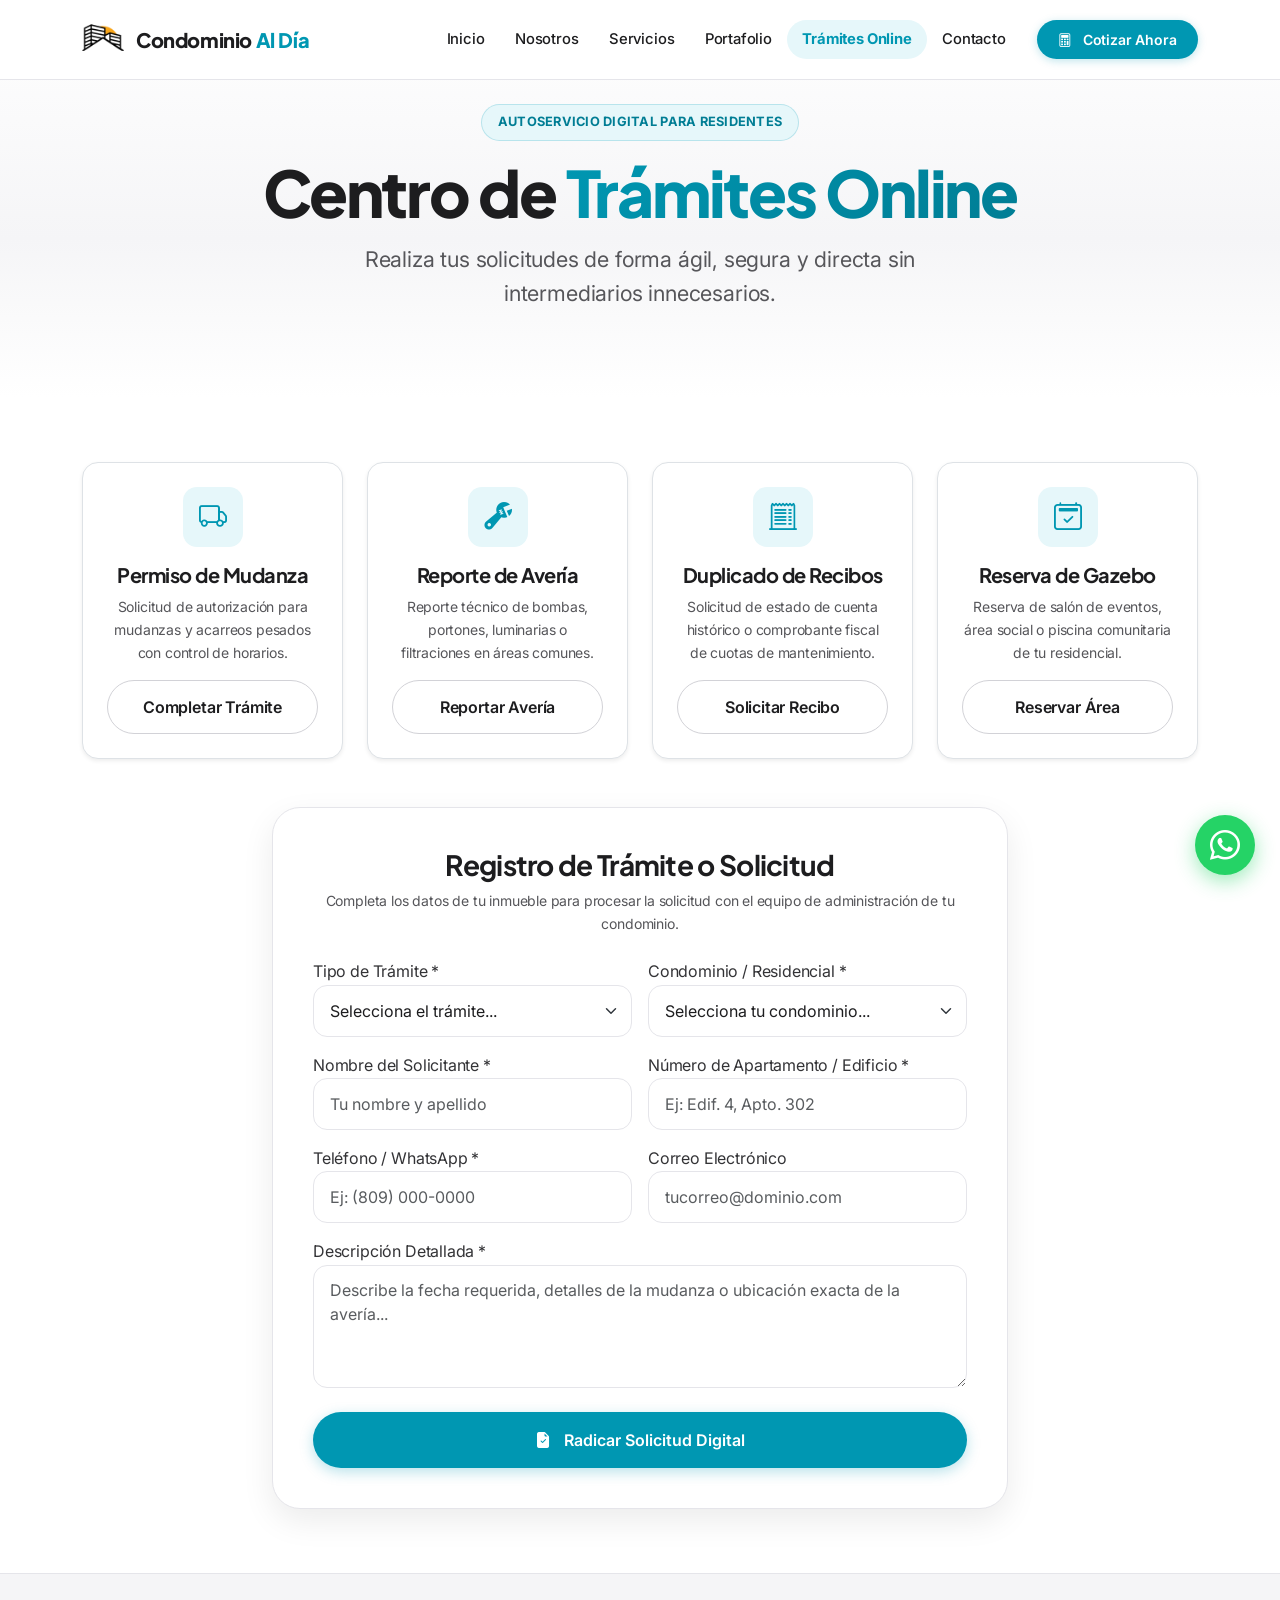
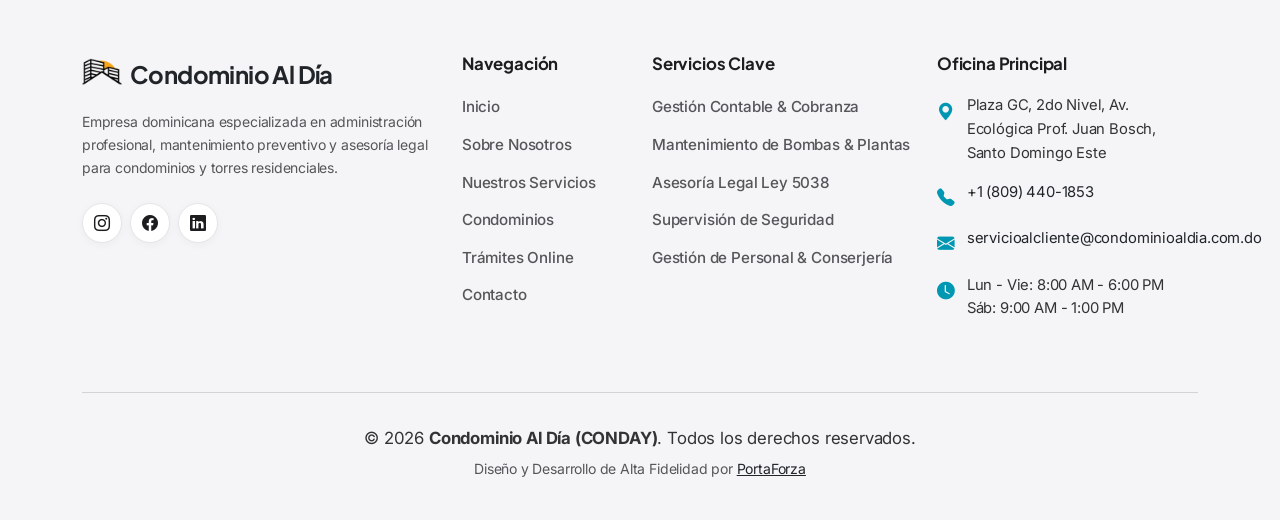
<file: public/pags/Solicitudes.html>
<!DOCTYPE html>
<html lang="es">

<head>
    <meta charset="UTF-8">
    <meta http-equiv="X-UA-Compatible" content="IE=edge">
    <meta name="viewport" content="width=device-width, initial-scale=1.0">
    
    <title>Centro de Trámites y Solicitudes Online | CONDAY</title>
    <meta name="description" content="Gestiona en línea permisos de mudanza, reportes de averías, duplicados de recibos y reservas de áreas comunes para tu condominio.">
    <link rel="canonical" href="https://condominioaldia.com.do/pags/Solicitudes.html">

    <link rel="icon" href="../imgs/3-removebg-preview.png" type="image/png">
    <link href="https://cdn.jsdelivr.net/npm/bootstrap@5.3.0/dist/css/bootstrap.min.css" rel="stylesheet">
    <link rel="stylesheet" href="https://cdn.jsdelivr.net/npm/bootstrap-icons@1.11.3/font/bootstrap-icons.min.css">
    <link rel="stylesheet" href="../css/styles.css?v=3.0">
</head>

<body>

    <!-- Navbar -->
    <nav class="navbar navbar-expand-lg navbar-light fixed-top navbar-custom">
        <div class="container">
            <a class="navbar-brand" href="../index.html">
                <img src="../imgs/3-removebg-preview.png" alt="CONDAY Logo" width="36" height="36">
                <span>Condominio <span class="brand-accent">Al Día</span></span>
            </a>

            <button class="navbar-toggler" type="button" data-bs-toggle="collapse" data-bs-target="#navbarNav"
                aria-controls="navbarNav" aria-expanded="false" aria-label="Abrir menú de navegación">
                <span class="navbar-toggler-icon"></span>
            </button>

            <div class="collapse navbar-collapse" id="navbarNav">
                <ul class="navbar-nav ms-auto align-items-lg-center">
                    <li class="nav-item"><a class="nav-link" href="../index.html">Inicio</a></li>
                    <li class="nav-item"><a class="nav-link" href="nosotros.html">Nosotros</a></li>
                    <li class="nav-item"><a class="nav-link" href="servicios.html">Servicios</a></li>
                    <li class="nav-item"><a class="nav-link" href="portafolio.html">Portafolio</a></li>
                    <li class="nav-item"><a class="nav-link active" href="Solicitudes.html">Trámites Online</a></li>
                    <li class="nav-item"><a class="nav-link" href="contacto.html">Contacto</a></li>
                    <li class="nav-item ms-lg-3 mt-2 mt-lg-0">
                        <a class="btn btn-nav-cta" href="../index.html#cotizador">
                            <i class="bi bi-calculator me-1"></i> Cotizar Ahora
                        </a>
                    </li>
                </ul>
            </div>
        </div>
    </nav>

    <!-- Header Banner -->
    <section class="hero-section" style="padding: 6.5rem 0 3.5rem;">
        <div class="container text-center">
            <span class="badge-tag badge-tag-teal mb-3">Autoservicio Digital para Residentes</span>
            <h1 class="hero-title mb-3">Centro de <span class="text-gradient">Trámites Online</span></h1>
            <p class="hero-subtitle mx-auto">
                Realiza tus solicitudes de forma ágil, segura y directa sin intermediarios innecesarios.
            </p>
        </div>
    </section>

    <!-- Centro de Trámites -->
    <section class="py-5 bg-white">
        <div class="container py-3">
            
            <div class="row g-4 mb-5">
                
                <div class="col-md-6 col-lg-3">
                    <div class="card h-100 p-4 border rounded-4 text-center shadow-sm hover-elevate">
                        <div class="service-icon-wrapper mx-auto mb-3">
                            <i class="bi bi-truck"></i>
                        </div>
                        <h5 class="fw-bold mb-2">Permiso de Mudanza</h5>
                        <p class="text-muted small mb-3">Solicitud de autorización para mudanzas y acarreos pesados con control de horarios.</p>
                        <a href="#formTramite" class="btn btn-outline-custom btn-sm mt-auto" onclick="document.getElementById('tipoTramite').value='mudanza'">Completar Trámite</a>
                    </div>
                </div>

                <div class="col-md-6 col-lg-3">
                    <div class="card h-100 p-4 border rounded-4 text-center shadow-sm hover-elevate">
                        <div class="service-icon-wrapper mx-auto mb-3">
                            <i class="bi bi-wrench-adjustable"></i>
                        </div>
                        <h5 class="fw-bold mb-2">Reporte de Avería</h5>
                        <p class="text-muted small mb-3">Reporte técnico de bombas, portones, luminarias o filtraciones en áreas comunes.</p>
                        <a href="#formTramite" class="btn btn-outline-custom btn-sm mt-auto" onclick="document.getElementById('tipoTramite').value='averia'">Reportar Avería</a>
                    </div>
                </div>

                <div class="col-md-6 col-lg-3">
                    <div class="card h-100 p-4 border rounded-4 text-center shadow-sm hover-elevate">
                        <div class="service-icon-wrapper mx-auto mb-3">
                            <i class="bi bi-receipt-cutoff"></i>
                        </div>
                        <h5 class="fw-bold mb-2">Duplicado de Recibos</h5>
                        <p class="text-muted small mb-3">Solicitud de estado de cuenta histórico o comprobante fiscal de cuotas de mantenimiento.</p>
                        <a href="#formTramite" class="btn btn-outline-custom btn-sm mt-auto" onclick="document.getElementById('tipoTramite').value='recibo'">Solicitar Recibo</a>
                    </div>
                </div>

                <div class="col-md-6 col-lg-3">
                    <div class="card h-100 p-4 border rounded-4 text-center shadow-sm hover-elevate">
                        <div class="service-icon-wrapper mx-auto mb-3">
                            <i class="bi bi-calendar2-check"></i>
                        </div>
                        <h5 class="fw-bold mb-2">Reserva de Gazebo</h5>
                        <p class="text-muted small mb-3">Reserva de salón de eventos, área social o piscina comunitaria de tu residencial.</p>
                        <a href="#formTramite" class="btn btn-outline-custom btn-sm mt-auto" onclick="document.getElementById('tipoTramite').value='reserva'">Reservar Área</a>
                    </div>
                </div>

            </div>

            <!-- Formulario de Trámite Digital Integrado -->
            <div class="row justify-content-center" id="formTramite">
                <div class="col-lg-8">
                    <div class="custom-form-card">
                        <h3 class="fw-bold mb-2 text-center">Registro de Trámite o Solicitud</h3>
                        <p class="text-muted small text-center mb-4">
                            Completa los datos de tu inmueble para procesar la solicitud con el equipo de administración de tu condominio.
                        </p>

                        <div id="requestSuccessAlert" class="alert alert-success d-none mb-4" role="alert">
                            <i class="bi bi-check-circle-fill me-2"></i> <strong>¡Solicitud registrada con éxito!</strong> Tu número de radicación ha sido generado y el personal de administración asignado la atenderá de inmediato.
                        </div>

                        <form id="condayRequestForm">
                            <div class="row g-3">
                                <div class="col-md-6">
                                    <label class="form-label-custom">Tipo de Trámite *</label>
                                    <select class="form-select form-select-custom" id="tipoTramite" required>
                                        <option value="" selected disabled>Selecciona el trámite...</option>
                                        <option value="mudanza">Permiso de Mudanza / Acarreo</option>
                                        <option value="averia">Reporte de Avería en Área Común</option>
                                        <option value="recibo">Duplicado de Recibo / Estado de Cuenta</option>
                                        <option value="reserva">Reserva de Área Común / Gazebo</option>
                                        <option value="reclamo">Sugerencia o Reclamo General</option>
                                    </select>
                                </div>
                                <div class="col-md-6">
                                    <label class="form-label-custom">Condominio / Residencial *</label>
                                    <select class="form-select form-select-custom" id="reqCondominio" required>
                                        <option value="" selected disabled>Selecciona tu condominio...</option>
                                        <option value="altos-riviera">Ciudad Altos de la Riviera</option>
                                        <option value="dos-amigos">Residencial Dos Amigos</option>
                                        <option value="plaza-gazcue">Condominio Plaza Gazcue</option>
                                        <option value="juan-pablo">Res. Juan Pablo II, Lote II</option>
                                        <option value="genesis">Residencial Génesis</option>
                                        <option value="juan-rafael">Residencial Juan Rafael Sur</option>
                                        <option value="alta-riva">Residencial Alta Riva</option>
                                        <option value="palmares">Res. Palmares del Este 3</option>
                                        <option value="otro">Otro Proyecto Administrado</option>
                                    </select>
                                </div>
                                <div class="col-md-6">
                                    <label class="form-label-custom">Nombre del Solicitante *</label>
                                    <input type="text" class="form-control form-control-custom" id="reqNombre" placeholder="Tu nombre y apellido" required>
                                </div>
                                <div class="col-md-6">
                                    <label class="form-label-custom">Número de Apartamento / Edificio *</label>
                                    <input type="text" class="form-control form-control-custom" id="reqUnidad" placeholder="Ej: Edif. 4, Apto. 302" required>
                                </div>
                                <div class="col-md-6">
                                    <label class="form-label-custom">Teléfono / WhatsApp *</label>
                                    <input type="tel" class="form-control form-control-custom" id="reqTelefono" placeholder="Ej: (809) 000-0000" required>
                                </div>
                                <div class="col-md-6">
                                    <label class="form-label-custom">Correo Electrónico</label>
                                    <input type="email" class="form-control form-control-custom" id="reqEmail" placeholder="tucorreo@dominio.com">
                                </div>
                                <div class="col-12">
                                    <label class="form-label-custom">Descripción Detallada *</label>
                                    <textarea class="form-control form-control-custom" id="reqDetalle" rows="4" placeholder="Describe la fecha requerida, detalles de la mudanza o ubicación exacta de la avería..." required></textarea>
                                </div>
                                <div class="col-12 mt-4">
                                    <button type="submit" class="btn btn-teal-custom w-100 py-3">
                                        <i class="bi bi-file-earmark-check-fill me-1"></i> Radicar Solicitud Digital
                                    </button>
                                </div>
                            </div>
                        </form>
                    </div>
                </div>
            </div>

        </div>
    </section>

    <!-- Footer -->
    <footer class="footer-corporate">
        <div class="container">
            <div class="row g-4 justify-content-between">
                <div class="col-lg-4 col-md-6">
                    <div class="d-flex align-items-center gap-2 mb-3">
                        <img src="../imgs/3-removebg-preview.png" alt="CONDAY Logo" width="40">
                        <h4 class="text-dark mb-0 fw-bold">Condominio Al Día</h4>
                    </div>
                    <p class="text-muted small mb-4">
                        Empresa dominicana especializada en administración profesional, mantenimiento preventivo y asesoría legal para condominios y torres residenciales.
                    </p>
                    <div class="d-flex">
                        <a href="https://instagram.com" target="_blank" rel="noopener" class="social-icon-btn" aria-label="Instagram"><i class="bi bi-instagram"></i></a>
                        <a href="https://facebook.com" target="_blank" rel="noopener" class="social-icon-btn" aria-label="Facebook"><i class="bi bi-facebook"></i></a>
                        <a href="https://linkedin.com" target="_blank" rel="noopener" class="social-icon-btn" aria-label="LinkedIn"><i class="bi bi-linkedin"></i></a>
                    </div>
                </div>

                <div class="col-lg-2 col-md-6">
                    <h5 class="footer-heading">Navegación</h5>
                    <ul class="footer-links">
                        <li><a href="../index.html">Inicio</a></li>
                        <li><a href="nosotros.html">Sobre Nosotros</a></li>
                        <li><a href="servicios.html">Nuestros Servicios</a></li>
                        <li><a href="portafolio.html">Condominios</a></li>
                        <li><a href="Solicitudes.html">Trámites Online</a></li>
                        <li><a href="contacto.html">Contacto</a></li>
                    </ul>
                </div>

                <div class="col-lg-3 col-md-6">
                    <h5 class="footer-heading">Servicios Clave</h5>
                    <ul class="footer-links">
                        <li><a href="servicios.html">Gestión Contable & Cobranza</a></li>
                        <li><a href="servicios.html">Mantenimiento de Bombas & Plantas</a></li>
                        <li><a href="servicios.html">Asesoría Legal Ley 5038</a></li>
                        <li><a href="servicios.html">Supervisión de Seguridad</a></li>
                        <li><a href="servicios.html">Gestión de Personal & Conserjería</a></li>
                    </ul>
                </div>

                <div class="col-lg-3 col-md-6">
                    <h5 class="footer-heading">Oficina Principal</h5>
                    <div class="footer-contact-item">
                        <i class="bi bi-geo-alt-fill"></i>
                        <span>Plaza GC, 2do Nivel, Av. Ecológica Prof. Juan Bosch, Santo Domingo Este</span>
                    </div>
                    <div class="footer-contact-item">
                        <i class="bi bi-telephone-fill"></i>
                        <a href="tel:+18094401853" class="text-dark">+1 (809) 440-1853</a>
                    </div>
                    <div class="footer-contact-item">
                        <i class="bi bi-envelope-fill"></i>
                        <a href="mailto:servicioalcliente@condominioaldia.com.do" class="text-dark">servicioalcliente@condominioaldia.com.do</a>
                    </div>
                    <div class="footer-contact-item">
                        <i class="bi bi-clock-fill"></i>
                        <span>Lun - Vie: 8:00 AM - 6:00 PM<br>Sáb: 9:00 AM - 1:00 PM</span>
                    </div>
                </div>
            </div>

            <div class="footer-bottom text-center">
                <p class="mb-1">
                    &copy; 2026 <strong>Condominio Al Día (CONDAY)</strong>. Todos los derechos reservados.
                </p>
                <p class="text-muted small mb-0">
                    Diseño y Desarrollo de Alta Fidelidad por <a href="https://portaforza.com/" target="_blank" rel="noopener" class="text-dark text-decoration-underline">PortaForza</a>
                </p>
            </div>
        </div>
    </footer>

    <!-- WhatsApp Floating Button -->
    <a href="https://wa.me/18094401853?text=Hola%20CONDAY,%20deseo%20más%20información%20sobre%20sus%20servicios" 
       class="whatsapp-float" target="_blank" rel="noopener" aria-label="Hablar por WhatsApp con un Asesor">
        <i class="bi bi-whatsapp"></i>
    </a>

    <!-- Back to Top Button -->
    <button id="btnTop" title="Volver al inicio" aria-label="Volver arriba">
        <i class="bi bi-chevron-up fs-5"></i>
    </button>

    <script src="https://cdn.jsdelivr.net/npm/bootstrap@5.3.0/dist/js/bootstrap.bundle.min.js"></script>
    <script src="../js/scripts.js?v=3.0"></script>
</body>
</html>
</file>
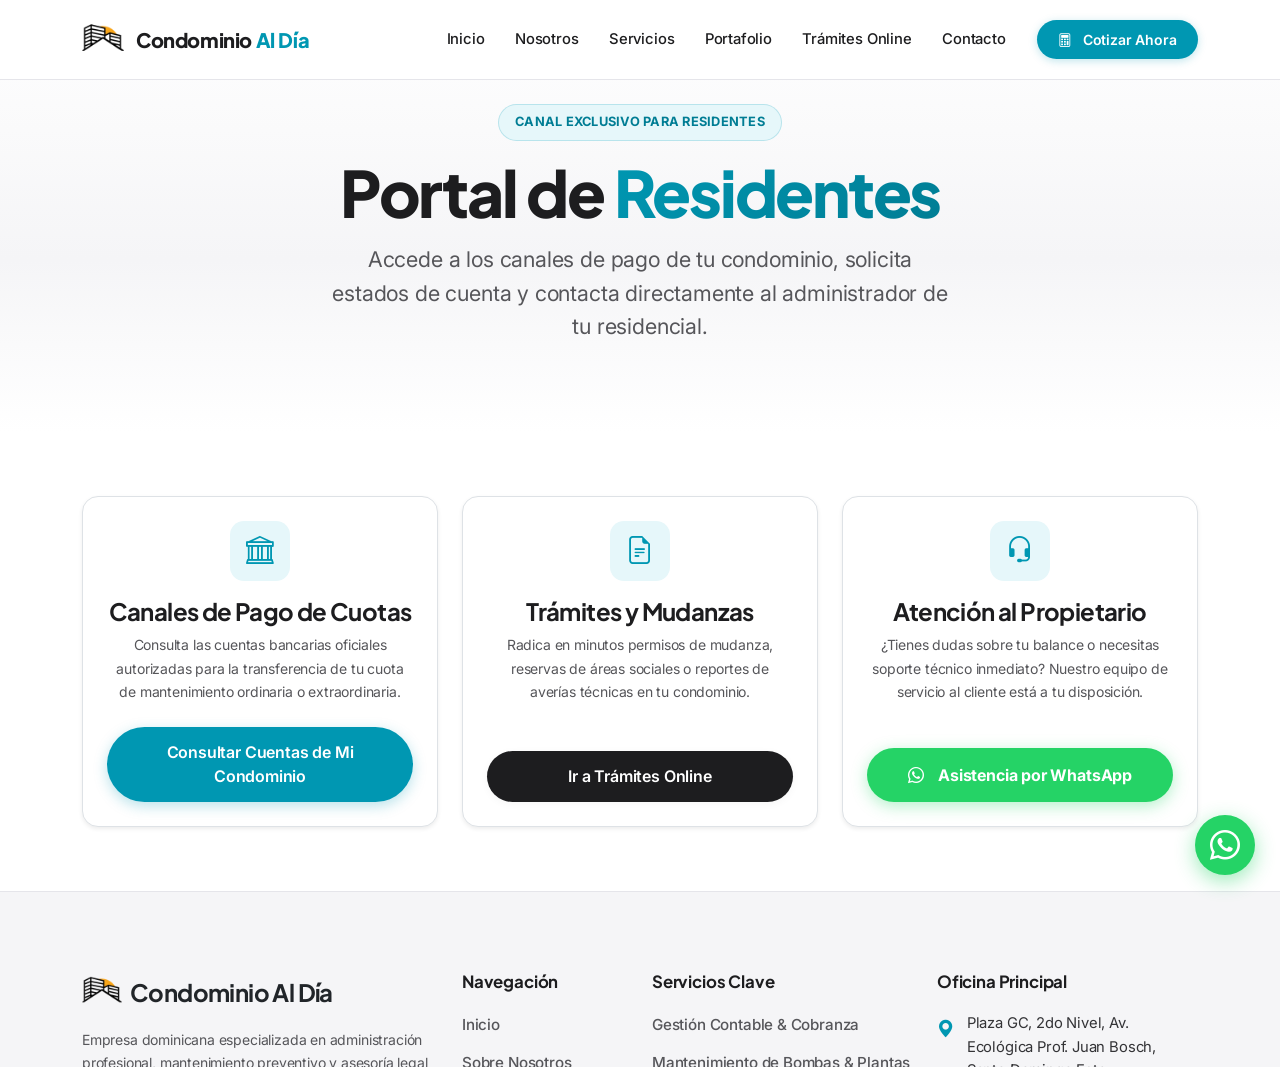
<file: public/pags/Cliente/facturas.html>
<!DOCTYPE html>
<html lang="es">
<head>
    <meta charset="UTF-8">
    <meta http-equiv="refresh" content="0; url=../cliente.html">
    <title>Redireccionando al Portal de Residentes...</title>
</head>
<body>
    <p>Redireccionando al <a href="../cliente.html">Portal de Residentes CONDAY</a>...</p>
</body>
</html>
</file>
<file: public/css/styles.css>
/* ==========================================================================
   CONDAY - CONDOMINIO AL DÍA
   Sistema de Diseño Inspirado en la Claridad, Tipografía y Minimalismo de Apple.com
   Paleta Fiel al Logo Oficial: Teal #0097B2 | Sol Ámbar #FAA61A | Obsidian #1D1D1F
   ========================================================================== */

@import url('https://fonts.googleapis.com/css2?family=Inter:wght@400;500;600;700;800&family=Plus+Jakarta+Sans:wght@500;600;700;800&display=swap');

:root {
    /* Paleta Oficial CONDAY del Logo */
    --brand-teal: #0097B2;
    --brand-teal-dark: #007D94;
    --brand-teal-light: #E6F7FA;
    --brand-teal-subtle: #F0F9FA;

    --brand-gold: #FAA61A;
    --brand-gold-dark: #E0920F;
    --brand-gold-light: #FEF7EB;

    /* Tipografía Apple High-Contrast System */
    --text-primary: #1D1D1F;       /* Obsidian Black - Títulos y Textos Clave */
    --text-body: #333336;          /* Charcoal Profundo - Párrafos de máxima lectura */
    --text-secondary: #56565A;     /* Gris Medio Oscuro - Metadatos y subtítulos */
    --text-muted: #6E6E73;         /* Gris Apple - Notas secundarias legibles */
    
    /* Superficies y Fondos Apple Clean */
    --bg-pure-white: #FFFFFF;
    --bg-apple-surface: #F5F5F7;   /* Gris neutro característico de Apple */
    --bg-subtle-teal: #F0F9FA;
    --border-light: #E5E5EA;
    --border-strong: #D2D2D7;

    /* Neutros */
    --slate-900: #1D1D1F;
    --slate-800: #2D3136;
    --slate-700: #424245;
    --slate-600: #56565A;
    --slate-500: #6E6E73;
    --slate-300: #D2D2D7;
    --slate-200: #E5E5EA;
    --slate-100: #F5F5F7;
    --slate-50:  #FBFBFD;
    --white:     #FFFFFF;

    /* Fuentes */
    --font-heading: 'Plus Jakarta Sans', -apple-system, BlinkMacSystemFont, "Segoe UI", Roboto, Helvetica, Arial, sans-serif;
    --font-body: 'Inter', -apple-system, BlinkMacSystemFont, "Segoe UI", Roboto, Helvetica, Arial, sans-serif;

    /* Sombras y Bordes Apple */
    --shadow-apple-sm: 0 2px 8px rgba(0, 0, 0, 0.04);
    --shadow-apple-md: 0 4px 16px rgba(0, 0, 0, 0.06);
    --shadow-apple-lg: 0 12px 32px rgba(0, 0, 0, 0.08);
    --shadow-apple-hover: 0 18px 40px rgba(0, 0, 0, 0.10);

    /* Radios */
    --radius-sm: 8px;
    --radius-md: 14px;
    --radius-lg: 20px;
    --radius-xl: 28px;
    --radius-pill: 980px;

    /* Transiciones */
    --transition-fast: 0.18s cubic-bezier(0.25, 0.1, 0.25, 1);
    --transition-normal: 0.3s cubic-bezier(0.25, 0.1, 0.25, 1);
}

/* ==========================================================================
   Base & Resets Tipográficos de Alto Contraste
   ========================================================================== */
*, *::before, *::after {
    box-sizing: border-box;
}

html {
    scroll-behavior: smooth;
}

body {
    font-family: var(--font-body);
    color: var(--text-body);
    background-color: var(--bg-pure-white);
    line-height: 1.6;
    letter-spacing: -0.011em;
    -webkit-font-smoothing: antialiased;
    -moz-osx-font-smoothing: grayscale;
    overflow-x: hidden;
}

h1, h2, h3, h4, h5, h6,
.h1, .h2, .h3, .h4, .h5, .h6 {
    font-family: var(--font-heading);
    color: var(--text-primary);
    font-weight: 700;
    line-height: 1.2;
    letter-spacing: -0.025em;
}

p {
    color: var(--text-body);
    font-size: 1.05rem;
    line-height: 1.65;
    margin-bottom: 1.25rem;
}

.text-muted {
    color: var(--text-secondary) !important;
}

.small, small {
    font-size: 0.875rem;
    color: var(--text-secondary);
}

a {
    color: var(--brand-teal);
    text-decoration: none;
    transition: color var(--transition-fast);
}

a:hover {
    color: var(--brand-teal-dark);
}

.max-w-600 {
    max-width: 600px;
}

/* ==========================================================================
   Barra de Navegación (Apple Style Glass Blur)
   ========================================================================== */
.navbar-custom {
    background: rgba(255, 255, 255, 0.94);
    backdrop-filter: saturate(180%) blur(20px);
    -webkit-backdrop-filter: saturate(180%) blur(20px);
    border-bottom: 1px solid var(--border-light);
    padding: 0.85rem 0;
    transition: all var(--transition-normal);
    z-index: 1050;
}

.navbar-custom.scrolled {
    background: rgba(255, 255, 255, 0.98);
    box-shadow: var(--shadow-apple-sm);
    padding: 0.65rem 0;
}

.navbar-brand {
    font-family: var(--font-heading);
    font-weight: 800;
    font-size: 1.25rem;
    color: var(--text-primary) !important;
    display: flex;
    align-items: center;
    gap: 0.75rem;
    letter-spacing: -0.02em;
}

.navbar-brand img {
    height: 42px;
    width: auto;
    object-fit: contain;
    transition: transform var(--transition-fast);
}

.navbar-brand:hover img {
    transform: scale(1.04);
}

.navbar-brand span.brand-accent {
    color: var(--brand-teal);
}

.navbar-custom .nav-link {
    font-family: var(--font-body);
    font-size: 0.925rem;
    font-weight: 500;
    color: var(--text-primary) !important;
    padding: 0.5rem 0.95rem !important;
    border-radius: var(--radius-pill);
    transition: all var(--transition-fast);
    position: relative;
}

.navbar-custom .nav-link:hover {
    color: var(--brand-teal) !important;
    background: var(--bg-apple-surface);
}

.navbar-custom .nav-link.active,
.navbar-custom .nav-link.active-link {
    color: var(--brand-teal) !important;
    font-weight: 700;
    background: var(--brand-teal-light);
}

.btn-nav-cta {
    background: var(--brand-teal);
    color: #FFFFFF !important;
    font-family: var(--font-body);
    font-weight: 600;
    font-size: 0.875rem;
    padding: 0.55rem 1.35rem;
    border-radius: var(--radius-pill);
    box-shadow: 0 2px 8px rgba(0, 151, 178, 0.25);
    transition: all var(--transition-fast);
    border: none;
    display: inline-flex;
    align-items: center;
    gap: 0.4rem;
}

.btn-nav-cta:hover {
    background: var(--brand-teal-dark);
    transform: scale(1.02);
    box-shadow: 0 4px 12px rgba(0, 151, 178, 0.35);
}

.navbar-toggler {
    border: 1px solid var(--border-strong);
    padding: 0.4rem 0.6rem;
    border-radius: var(--radius-sm);
    color: var(--text-primary);
}

/* ==========================================================================
   Botones & Badges Apple Pill
   ========================================================================== */
.btn-primary-custom {
    background: var(--text-primary);
    color: #FFFFFF !important;
    font-family: var(--font-body);
    font-weight: 600;
    font-size: 1rem;
    padding: 0.85rem 1.85rem;
    border-radius: var(--radius-pill);
    border: none;
    display: inline-flex;
    align-items: center;
    justify-content: center;
    gap: 0.55rem;
    box-shadow: var(--shadow-apple-sm);
    transition: all var(--transition-fast);
}

.btn-primary-custom:hover {
    background: #000000;
    transform: scale(1.02);
    box-shadow: var(--shadow-apple-md);
    color: #FFFFFF !important;
}

.btn-teal-custom {
    background: var(--brand-teal);
    color: #FFFFFF !important;
    font-family: var(--font-body);
    font-weight: 600;
    font-size: 1rem;
    padding: 0.85rem 1.85rem;
    border-radius: var(--radius-pill);
    border: none;
    display: inline-flex;
    align-items: center;
    justify-content: center;
    gap: 0.55rem;
    box-shadow: 0 4px 14px rgba(0, 151, 178, 0.28);
    transition: all var(--transition-fast);
}

.btn-teal-custom:hover {
    background: var(--brand-teal-dark);
    transform: scale(1.02);
    box-shadow: 0 6px 20px rgba(0, 151, 178, 0.38);
    color: #FFFFFF !important;
}

.btn-outline-custom {
    background: transparent;
    color: var(--text-primary);
    border: 1.5px solid var(--border-strong);
    font-family: var(--font-body);
    font-weight: 600;
    font-size: 1rem;
    padding: 0.85rem 1.85rem;
    border-radius: var(--radius-pill);
    display: inline-flex;
    align-items: center;
    justify-content: center;
    gap: 0.55rem;
    transition: all var(--transition-fast);
}

.btn-outline-custom:hover {
    background: var(--bg-apple-surface);
    border-color: var(--text-primary);
    color: var(--text-primary);
    transform: scale(1.02);
}

.btn-whatsapp-hero {
    background: #25D366;
    color: #FFFFFF !important;
    font-family: var(--font-body);
    font-weight: 700;
    font-size: 1rem;
    padding: 0.95rem 1.85rem;
    border-radius: var(--radius-pill);
    display: inline-flex;
    align-items: center;
    justify-content: center;
    gap: 0.65rem;
    box-shadow: 0 4px 16px rgba(37, 211, 102, 0.35);
    transition: all var(--transition-fast);
    border: none;
    text-decoration: none;
}

.btn-whatsapp-hero:hover {
    background: #20BA59;
    color: #FFFFFF !important;
    transform: scale(1.02);
    box-shadow: 0 6px 24px rgba(37, 211, 102, 0.45);
}

.badge-tag {
    display: inline-flex;
    align-items: center;
    gap: 0.45rem;
    padding: 0.45rem 1rem;
    font-size: 0.8rem;
    font-weight: 700;
    letter-spacing: 0.02em;
    text-transform: uppercase;
    border-radius: var(--radius-pill);
}

.badge-tag-teal {
    background: var(--brand-teal-light);
    color: var(--brand-teal-dark);
    border: 1px solid rgba(0, 151, 178, 0.2);
}

.badge-tag-amber {
    background: var(--brand-gold-light);
    color: var(--brand-gold-dark);
    border: 1px solid rgba(250, 166, 26, 0.3);
}

/* ==========================================================================
   Hero Section
   ========================================================================== */
.hero-section {
    position: relative;
    padding: 6.5rem 0 4.5rem;
    background: linear-gradient(180deg, #FFFFFF 0%, #F5F5F7 60%, #FFFFFF 100%);
    overflow: hidden;
}

.hero-title {
    font-size: clamp(2.4rem, 5.2vw, 4rem);
    font-weight: 800;
    line-height: 1.1;
    color: var(--text-primary);
    margin-bottom: 1.25rem;
    letter-spacing: -0.035em;
}

.hero-title .text-gradient {
    color: var(--brand-teal);
    background: linear-gradient(135deg, var(--brand-teal) 0%, #007D94 100%);
    -webkit-background-clip: text;
    -webkit-text-fill-color: transparent;
}

.hero-subtitle {
    font-size: clamp(1.1rem, 2vw, 1.35rem);
    color: var(--text-secondary);
    max-width: 620px;
    margin-bottom: 2rem;
    line-height: 1.55;
    font-weight: 400;
}

.hero-badges-list {
    display: flex;
    flex-wrap: wrap;
    gap: 1rem;
    margin-top: 2rem;
    padding-top: 1.5rem;
    border-top: 1px solid var(--border-light);
}

.hero-badge-item {
    display: inline-flex;
    align-items: center;
    gap: 0.5rem;
    font-size: 0.9rem;
    color: var(--text-primary);
    font-weight: 600;
}

.hero-badge-item svg, .hero-badge-item i {
    color: var(--brand-teal);
    font-size: 1.15rem;
}

.hero-visual-card {
    background: var(--bg-pure-white);
    border: 1px solid var(--border-light);
    border-radius: var(--radius-xl);
    padding: 2.25rem;
    box-shadow: var(--shadow-apple-lg);
    position: relative;
}

.hero-visual-card .stat-pill {
    background: var(--bg-apple-surface);
    border: 1px solid var(--border-light);
    border-radius: var(--radius-md);
    padding: 1.15rem;
    margin-bottom: 1rem;
}

/* ==========================================================================
   Barra de Estadísticas & Métricas Oficiales
   ========================================================================== */
.stats-bar-section {
    background: var(--bg-pure-white);
    border: 1px solid var(--border-light);
    position: relative;
    z-index: 20;
    margin-top: -2.5rem;
    border-radius: var(--radius-xl);
    box-shadow: var(--shadow-apple-md);
    padding: 2.25rem 1.5rem;
}

.stat-item {
    text-align: center;
    padding: 0.5rem 1rem;
}

.stat-number {
    font-family: var(--font-heading);
    font-size: clamp(2.1rem, 3.8vw, 3rem);
    font-weight: 800;
    color: var(--text-primary);
    line-height: 1.05;
    margin-bottom: 0.4rem;
    letter-spacing: -0.03em;
}

.stat-number span.accent {
    color: var(--brand-teal);
}

.stat-label {
    font-size: 0.95rem;
    font-weight: 600;
    color: var(--text-secondary);
    margin: 0;
    line-height: 1.4;
}

/* ==========================================================================
   Cotizador Inteligente Dinámico
   ========================================================================== */
.calculator-card {
    background: var(--bg-pure-white);
    border-radius: var(--radius-xl);
    border: 1px solid var(--border-light);
    box-shadow: var(--shadow-apple-lg);
    padding: 2.5rem;
    position: relative;
    overflow: hidden;
}

.calculator-card::before {
    content: '';
    position: absolute;
    top: 0;
    left: 0;
    right: 0;
    height: 5px;
    background: linear-gradient(90deg, var(--brand-teal), var(--brand-gold));
}

.calc-step-label {
    font-family: var(--font-heading);
    font-weight: 700;
    font-size: 1rem;
    color: var(--text-primary);
    margin-bottom: 0.85rem;
    display: flex;
    align-items: center;
    gap: 0.5rem;
}

.calc-step-label .step-num {
    background: var(--brand-teal);
    color: #FFFFFF;
    width: 26px;
    height: 26px;
    border-radius: 50%;
    display: inline-flex;
    align-items: center;
    justify-content: center;
    font-size: 0.825rem;
    font-weight: 800;
}

.calc-radio-group {
    display: grid;
    grid-template-columns: repeat(auto-fit, minmax(130px, 1fr));
    gap: 0.75rem;
    margin-bottom: 1.5rem;
}

.calc-radio-btn {
    position: relative;
}

.calc-radio-btn input[type="radio"] {
    position: absolute;
    opacity: 0;
}

.calc-radio-btn label {
    display: block;
    padding: 0.9rem 0.6rem;
    background: var(--bg-apple-surface);
    border: 1.5px solid var(--border-light);
    border-radius: var(--radius-md);
    text-align: center;
    font-weight: 600;
    font-size: 0.9rem;
    color: var(--text-primary);
    cursor: pointer;
    transition: all var(--transition-fast);
}

.calc-radio-btn label i {
    color: var(--brand-teal);
    font-size: 1.1rem;
    display: block;
    margin-bottom: 0.35rem;
}

.calc-radio-btn input[type="radio"]:checked + label {
    background: var(--brand-teal-light);
    border-color: var(--brand-teal);
    color: var(--brand-teal-dark);
    box-shadow: 0 0 0 3px rgba(0, 151, 178, 0.18);
    font-weight: 700;
}

.calc-result-box {
    background: var(--bg-apple-surface);
    border: 1.5px solid var(--border-light);
    color: var(--text-primary);
    border-radius: var(--radius-lg);
    padding: 2.25rem 1.75rem;
    text-align: center;
    box-shadow: var(--shadow-apple-sm);
}

.calc-result-box .price-tag {
    font-family: var(--font-heading);
    font-size: clamp(2.3rem, 3.5vw, 3rem);
    font-weight: 800;
    color: var(--brand-teal);
    line-height: 1.05;
    margin: 0.6rem 0;
    letter-spacing: -0.02em;
}

.calc-result-box .price-sub {
    font-size: 0.95rem;
    font-weight: 500;
    color: var(--text-secondary);
}

.calc-disclaimer-box {
    background: #FFFFFF;
    border: 1px solid var(--border-light);
    border-radius: var(--radius-md);
    padding: 1rem;
    margin: 1.25rem 0;
    text-align: left;
}

.calc-disclaimer-box p {
    font-size: 0.8rem;
    line-height: 1.5;
    color: var(--text-secondary);
    margin: 0;
}

.calc-disclaimer-box strong {
    color: var(--text-primary);
}

/* ==========================================================================
   Diferenciadores Why Conday (feature-box)
   ========================================================================== */
.feature-box {
    display: flex;
    align-items: flex-start;
    gap: 1.25rem;
    padding: 1.35rem 1.5rem;
    background: var(--bg-pure-white);
    border: 1px solid var(--border-light);
    border-radius: var(--radius-md);
    margin-bottom: 1.25rem;
    box-shadow: var(--shadow-apple-sm);
    transition: all var(--transition-fast);
}

.feature-box:hover {
    transform: translateY(-3px);
    box-shadow: var(--shadow-apple-md);
    border-color: var(--brand-teal);
}

.feature-box-icon {
    width: 48px;
    height: 48px;
    border-radius: 50%;
    background: var(--brand-teal-light);
    color: var(--brand-teal);
    display: flex;
    align-items: center;
    justify-content: center;
    font-size: 1.35rem;
    flex-shrink: 0;
}

.feature-box-content h4 {
    font-size: 1.1rem;
    font-weight: 700;
    color: var(--text-primary);
    margin-bottom: 0.35rem;
}

.feature-box-content p {
    font-size: 0.925rem;
    color: var(--text-body);
    margin-bottom: 0;
    line-height: 1.5;
}

/* ==========================================================================
   Secciones & Tarjetas de Servicios
   ========================================================================== */
.section-header {
    margin-bottom: 3.5rem;
}

.section-tag {
    font-family: var(--font-body);
    font-size: 0.875rem;
    font-weight: 700;
    text-transform: uppercase;
    letter-spacing: 0.08em;
    color: var(--brand-teal);
    margin-bottom: 0.6rem;
    display: inline-block;
}

.section-title {
    font-size: clamp(2rem, 3.8vw, 3rem);
    font-weight: 800;
    color: var(--text-primary);
    letter-spacing: -0.03em;
    margin-bottom: 1.15rem;
    line-height: 1.15;
}

.section-subtitle {
    font-size: 1.15rem;
    color: var(--text-secondary);
    max-width: 680px;
    margin: 0 auto;
    line-height: 1.6;
}

.service-feature-card {
    background: var(--bg-pure-white);
    border: 1px solid var(--border-light);
    border-radius: var(--radius-lg);
    padding: 2.25rem 1.85rem;
    height: 100%;
    display: flex;
    flex-direction: column;
    transition: all var(--transition-normal);
    position: relative;
    box-shadow: var(--shadow-apple-sm);
}

.service-feature-card:hover {
    transform: translateY(-6px);
    box-shadow: var(--shadow-apple-hover);
    border-color: var(--brand-teal);
}

.service-icon-wrapper {
    width: 60px;
    height: 60px;
    border-radius: var(--radius-md);
    background: var(--brand-teal-light);
    color: var(--brand-teal);
    display: flex;
    align-items: center;
    justify-content: center;
    margin-bottom: 1.5rem;
    font-size: 1.75rem;
    transition: all var(--transition-fast);
}

.service-feature-card:hover .service-icon-wrapper {
    background: var(--brand-teal);
    color: #FFFFFF;
    transform: scale(1.05);
}

.service-card-title {
    font-size: 1.35rem;
    font-weight: 700;
    margin-bottom: 0.85rem;
    color: var(--text-primary);
    letter-spacing: -0.02em;
}

.service-card-desc {
    font-size: 1rem;
    color: var(--text-body);
    line-height: 1.6;
    margin-bottom: 1.5rem;
    flex-grow: 1;
}

.service-card-link {
    font-family: var(--font-body);
    font-weight: 700;
    font-size: 0.95rem;
    color: var(--brand-teal);
    display: inline-flex;
    align-items: center;
    gap: 0.4rem;
    margin-top: auto;
}

.service-card-link:hover {
    color: var(--brand-teal-dark);
    gap: 0.65rem;
}

/* ==========================================================================
   Portafolio Cards & Badges
   ========================================================================== */
.portfolio-card {
    background: var(--bg-pure-white);
    border: 1px solid var(--border-light);
    border-radius: var(--radius-lg);
    overflow: hidden;
    box-shadow: var(--shadow-apple-sm);
    transition: all var(--transition-normal);
    height: 100%;
    display: flex;
    flex-direction: column;
}

.portfolio-card:hover {
    transform: translateY(-6px);
    box-shadow: var(--shadow-apple-hover);
    border-color: var(--border-strong);
}

.portfolio-img-container,
.portfolio-img-wrapper {
    position: relative;
    height: 230px;
    overflow: hidden;
    background: var(--bg-apple-surface);
}

.portfolio-img-container img,
.portfolio-img-wrapper img {
    width: 100%;
    height: 100%;
    object-fit: cover;
    transition: transform 0.5s ease;
}

.portfolio-card:hover img {
    transform: scale(1.06);
}

.portfolio-badge {
    position: absolute;
    top: 14px;
    right: 14px;
    background: rgba(29, 29, 31, 0.85);
    color: #FFFFFF;
    backdrop-filter: blur(8px);
    font-size: 0.75rem;
    font-weight: 700;
    padding: 0.35rem 0.85rem;
    border-radius: var(--radius-pill);
    letter-spacing: 0.02em;
}

.portfolio-body,
.portfolio-content {
    padding: 1.75rem;
    flex-grow: 1;
    display: flex;
    flex-direction: column;
}

.portfolio-title {
    font-size: 1.25rem;
    font-weight: 700;
    color: var(--text-primary);
    margin-bottom: 0.4rem;
}

.portfolio-location {
    font-size: 0.875rem;
    color: var(--brand-teal);
    font-weight: 600;
    margin-bottom: 0.75rem;
    display: flex;
    align-items: center;
    gap: 0.35rem;
}

.portfolio-desc {
    font-size: 0.95rem;
    color: var(--text-body);
    line-height: 1.55;
    margin-bottom: 1.25rem;
}

.portfolio-filter-btn {
    font-family: var(--font-body);
    font-weight: 600;
    font-size: 0.9rem;
    padding: 0.5rem 1.25rem;
    border-radius: var(--radius-pill);
    border: 1.5px solid var(--border-light);
    background: var(--bg-pure-white);
    color: var(--text-primary);
    transition: all var(--transition-fast);
    cursor: pointer;
}

.portfolio-filter-btn:hover,
.portfolio-filter-btn.active {
    background: var(--brand-teal);
    color: #FFFFFF;
    border-color: var(--brand-teal);
}

/* ==========================================================================
   Acordeón de Preguntas Frecuentes (FAQ)
   ========================================================================== */
.accordion-conday .accordion-item,
.faq-accordion .accordion-item {
    background: var(--bg-pure-white);
    border: 1px solid var(--border-light);
    border-radius: var(--radius-md) !important;
    margin-bottom: 1rem;
    overflow: hidden;
    box-shadow: var(--shadow-apple-sm);
}

.accordion-conday .accordion-button,
.faq-accordion .accordion-button {
    font-family: var(--font-heading);
    font-weight: 700;
    font-size: 1.05rem;
    color: var(--text-primary);
    background: var(--bg-pure-white);
    padding: 1.25rem 1.5rem;
    box-shadow: none;
}

.accordion-conday .accordion-button:not(.collapsed),
.faq-accordion .accordion-button:not(.collapsed) {
    color: var(--brand-teal);
    background: var(--brand-teal-light);
}

.accordion-conday .accordion-body,
.faq-accordion .accordion-body {
    font-size: 1rem;
    color: var(--text-body);
    line-height: 1.65;
    padding: 1.25rem 1.5rem;
    background: var(--bg-pure-white);
    border-top: 1px solid var(--border-light);
}

/* ==========================================================================
   Footer Corporativo
   ========================================================================== */
.footer-corporate,
.footer-custom {
    background: var(--bg-apple-surface);
    border-top: 1px solid var(--border-light);
    padding: 5rem 0 2.5rem;
    color: var(--text-body);
}

.footer-brand {
    font-family: var(--font-heading);
    font-weight: 800;
    font-size: 1.35rem;
    color: var(--text-primary);
    display: inline-flex;
    align-items: center;
    gap: 0.65rem;
    margin-bottom: 1.15rem;
}

.footer-brand img {
    height: 44px;
    width: auto;
    object-fit: contain;
}

.footer-desc {
    font-size: 0.95rem;
    color: var(--text-secondary);
    line-height: 1.6;
    margin-bottom: 1.5rem;
    max-width: 340px;
}

.footer-heading {
    font-family: var(--font-heading);
    font-size: 1.05rem;
    font-weight: 700;
    color: var(--text-primary);
    margin-bottom: 1.25rem;
    letter-spacing: -0.01em;
}

.footer-links {
    list-style: none;
    padding: 0;
    margin: 0;
}

.footer-links li {
    margin-bottom: 0.75rem;
}

.footer-links a {
    color: var(--text-secondary);
    font-size: 0.95rem;
    font-weight: 500;
    transition: all var(--transition-fast);
}

.footer-links a:hover {
    color: var(--brand-teal);
    padding-left: 4px;
}

.footer-contact-item {
    display: flex;
    align-items: flex-start;
    gap: 0.75rem;
    margin-bottom: 0.95rem;
    font-size: 0.925rem;
    color: var(--text-body);
}

.footer-contact-item i, .footer-contact-item svg {
    color: var(--brand-teal);
    flex-shrink: 0;
    margin-top: 0.2rem;
    font-size: 1.1rem;
}

.social-icon-btn {
    width: 40px;
    height: 40px;
    border-radius: 50%;
    background: #FFFFFF;
    border: 1px solid var(--border-light);
    color: var(--text-primary);
    display: inline-flex;
    align-items: center;
    justify-content: center;
    margin-right: 0.5rem;
    box-shadow: var(--shadow-apple-sm);
    transition: all var(--transition-fast);
}

.social-icon-btn:hover {
    background: var(--brand-teal);
    color: #FFFFFF;
    border-color: var(--brand-teal);
    transform: translateY(-2px);
}

.footer-bottom {
    border-top: 1px solid var(--border-strong);
    padding-top: 2rem;
    margin-top: 3.5rem;
    font-size: 0.875rem;
    color: var(--text-secondary);
}

/* ==========================================================================
   Botón Flotante WhatsApp & Top
   ========================================================================== */
.whatsapp-float {
    position: fixed;
    bottom: 25px;
    right: 25px;
    width: 60px;
    height: 60px;
    background: #25D366;
    color: #FFFFFF !important;
    border-radius: 50%;
    display: flex;
    align-items: center;
    justify-content: center;
    font-size: 30px;
    box-shadow: 0 6px 20px rgba(37, 211, 102, 0.45);
    z-index: 9999;
    transition: all var(--transition-normal);
    text-decoration: none;
}

.whatsapp-float:hover {
    color: #FFFFFF !important;
    transform: scale(1.1);
    box-shadow: 0 8px 28px rgba(37, 211, 102, 0.6);
}

#btnTop {
    position: fixed;
    bottom: 25px;
    left: 25px;
    width: 46px;
    height: 46px;
    background: var(--text-primary);
    color: #FFFFFF;
    border: none;
    border-radius: 50%;
    display: none;
    align-items: center;
    justify-content: center;
    cursor: pointer;
    z-index: 9998;
    box-shadow: var(--shadow-apple-md);
    transition: all var(--transition-normal);
}

#btnTop:hover {
    background: var(--brand-teal);
    transform: translateY(-3px);
}

/* ==========================================================================
   Formularios y Elementos de Interacción
   ========================================================================== */
.custom-form-card {
    background: var(--bg-pure-white);
    border: 1px solid var(--border-light);
    border-radius: var(--radius-xl);
    padding: 2.5rem;
    box-shadow: var(--shadow-apple-lg);
}

.form-control, .form-select {
    font-family: var(--font-body);
    font-size: 1rem;
    color: var(--text-primary);
    background-color: var(--bg-pure-white);
    border: 1.5px solid var(--border-light);
    border-radius: var(--radius-md);
    padding: 0.8rem 1rem;
    transition: all var(--transition-fast);
}

.form-control:focus, .form-select:focus {
    color: var(--text-primary);
    background-color: #FFFFFF;
    border-color: var(--brand-teal);
    box-shadow: 0 0 0 4px rgba(0, 151, 178, 0.15);
}

.form-label {
    font-weight: 600;
    color: var(--text-primary);
    font-size: 0.95rem;
    margin-bottom: 0.45rem;
}

.hover-elevate {
    transition: transform var(--transition-fast), box-shadow var(--transition-fast);
}

.hover-elevate:hover {
    transform: translateY(-4px);
    box-shadow: var(--shadow-apple-hover) !important;
}

.portfolio-item-col {
    transition: all var(--transition-normal);
}

.calc-service-check {
    accent-color: var(--brand-teal);
    cursor: pointer;
}

/* Utilidades de Flexbox y Espaciado de Respaldo */
.gap-1 { gap: 0.25rem !important; }
.gap-2 { gap: 0.5rem !important; }
.gap-3 { gap: 1rem !important; }
.gap-4 { gap: 1.5rem !important; }
.flex-column { flex-direction: column !important; }
.flex-grow-1 { flex-grow: 1 !important; }
.flex-shrink-0 { flex-shrink: 0 !important; }
.min-vh-100 { min-height: 100vh !important; }
.overflow-hidden { overflow: hidden !important; }

/* ==========================================================================
   Responsive
   ========================================================================== */
@media (max-width: 991.98px) {
    .navbar-collapse {
        background: var(--bg-pure-white);
        padding: 1.25rem;
        border-radius: var(--radius-md);
        margin-top: 0.75rem;
        border: 1px solid var(--border-light);
        box-shadow: var(--shadow-apple-lg);
    }
    
    .hero-section {
        padding: 5.5rem 0 3.5rem;
        text-align: center;
    }

    .hero-subtitle, .hero-badges-list {
        margin-left: auto;
        margin-right: auto;
        justify-content: center;
    }
}
</file>
